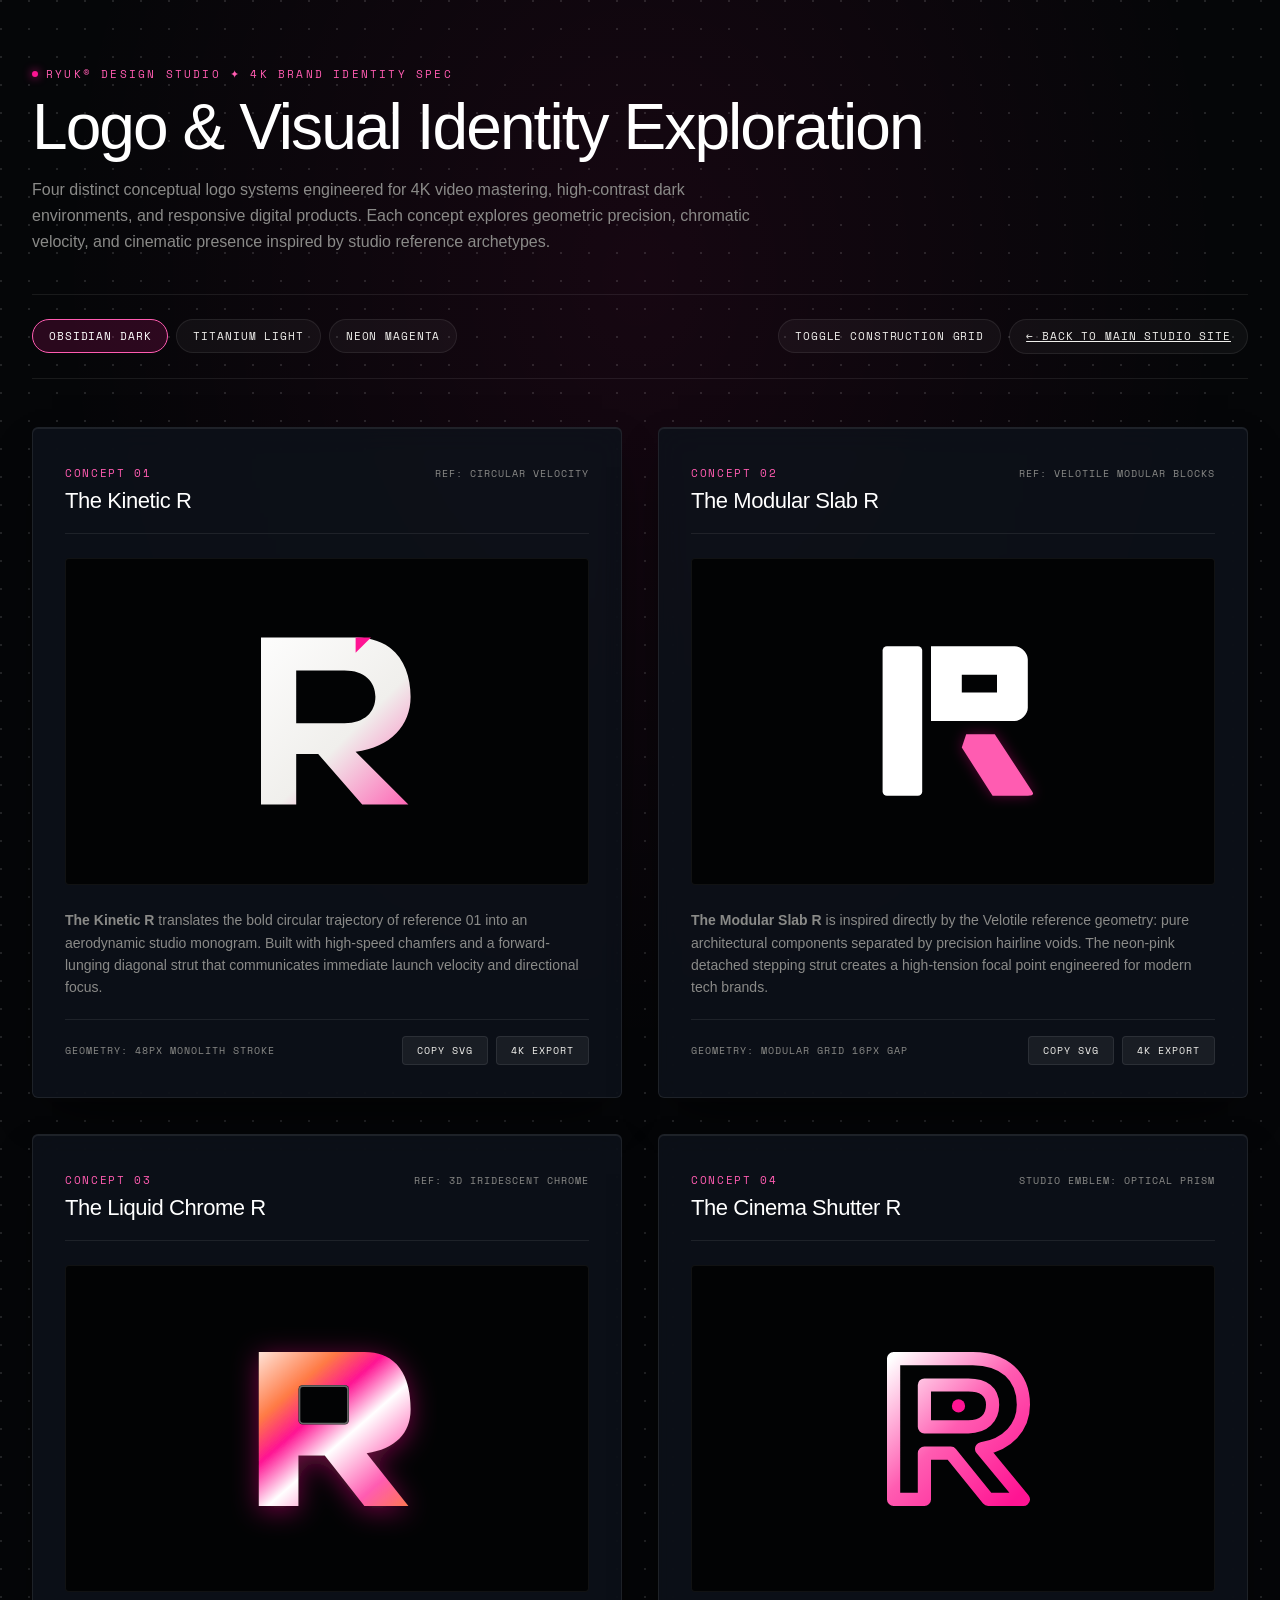
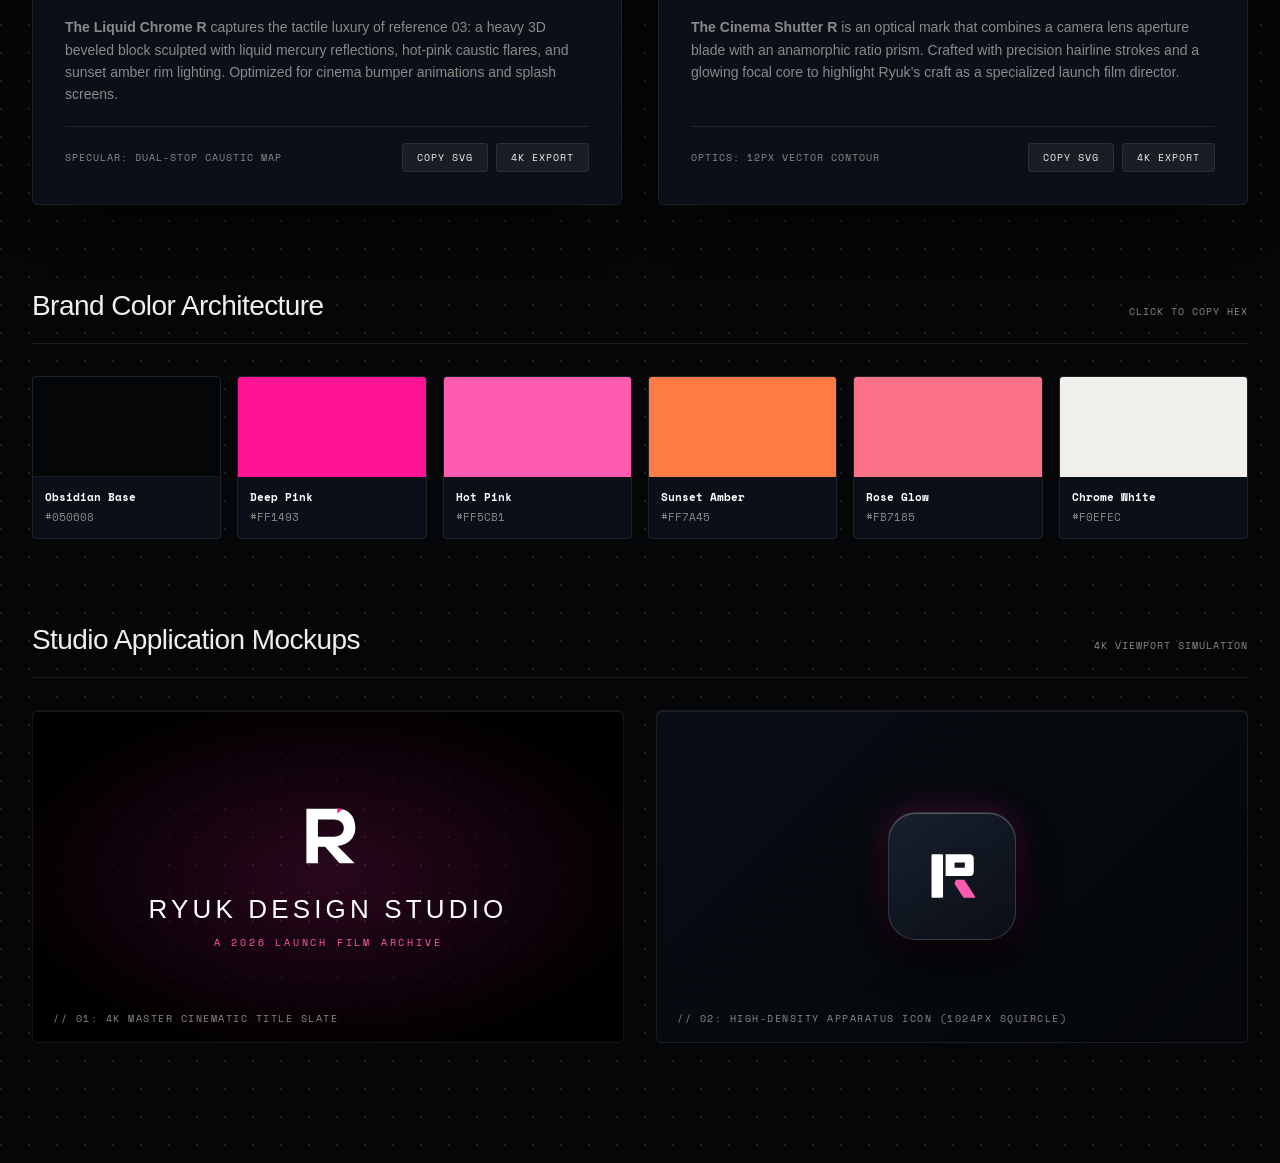
<file: brand-identity.html>
<!doctype html>
<html lang="en">
  <head>
    <meta charset="UTF-8" />
    <meta name="viewport" content="width=device-width, initial-scale=1.0" />
    <title>RYUK® Brand Identity & 4K Logo Exploration Suite</title>
    <!-- Brand Fonts -->
    <link rel="preconnect" href="https://fonts.googleapis.com" />
    <link rel="preconnect" href="https://fonts.gstatic.com" />
    <link rel="preconnect" href="https://api.fontshare.com" />
    <link
      href="https://fonts.googleapis.com/css2?family=Space+Mono:ital,wght@0,400;0,700;1,400&family=Inter:wght@300;400;500;600;700;800;900&display=swap"
      rel="stylesheet"
    />
    <link href="https://api.fontshare.com/v2/css?f[]=switzer@400,500,600,700,800&display=swap" rel="stylesheet" />
    <link href="https://api.fontshare.com/v2/css?f[]=clash-display@400,500,600,700&display=swap" rel="stylesheet" />

    <style>
      :root {
        --bg: #050608;
        --surface: #0a0d13;
        --surface-card: rgba(14, 18, 26, 0.85);
        --border: rgba(255, 255, 255, 0.08);
        --border-highlight: rgba(255, 92, 177, 0.4);
        --accent: #ff1493;
        --accent-pink: #ff5cb1;
        --accent-amber: #ff7a45;
        --text: #f0efec;
        --text-dim: #8a8a88;
        --font-title: "Switzer", -apple-system, sans-serif;
        --font-mono: "Space Mono", monospace;
      }

      * {
        box-sizing: border-box;
        margin: 0;
        padding: 0;
      }

      body {
        background-color: var(--bg);
        background-image: 
          radial-gradient(circle at 1px 1px, rgba(255, 255, 255, 0.12) 1.15px, transparent 0),
          radial-gradient(ellipse 65% 40% at 50% 10%, rgba(255, 20, 147, 0.07), transparent 70%);
        background-size: 28px 28px, 100% 100%;
        color: var(--text);
        font-family: var(--font-title);
        line-height: 1.5;
        padding-bottom: 120px;
        -webkit-font-smoothing: antialiased;
      }

      .container {
        max-width: 1400px;
        margin: 0 auto;
        padding: 0 32px;
      }

      /* Header */
      header {
        padding: 60px 0 40px;
        border-bottom: 1px solid var(--border);
        position: relative;
      }

      .header-eyebrow {
        font-family: var(--font-mono);
        font-size: 11px;
        letter-spacing: 0.2em;
        text-transform: uppercase;
        color: var(--accent-pink);
        display: inline-flex;
        align-items: center;
        gap: 8px;
        margin-bottom: 12px;
      }

      .live-dot {
        width: 6px;
        height: 6px;
        border-radius: 50%;
        background: var(--accent);
        box-shadow: 0 0 10px var(--accent);
      }

      h1 {
        font-size: clamp(32px, 5vw, 64px);
        font-weight: 400;
        letter-spacing: -0.03em;
        line-height: 1.05;
        color: #ffffff;
        margin-bottom: 16px;
      }

      .header-desc {
        color: var(--text-dim);
        font-size: 16px;
        max-width: 720px;
        line-height: 1.6;
      }

      /* Control Bar */
      .toolbar {
        display: flex;
        flex-wrap: wrap;
        justify-content: space-between;
        align-items: center;
        gap: 16px;
        padding: 24px 0;
        margin-bottom: 48px;
        border-bottom: 1px solid var(--border);
      }

      .tool-group {
        display: inline-flex;
        align-items: center;
        gap: 8px;
      }

      .tool-btn {
        background: rgba(255, 255, 255, 0.04);
        border: 1px solid var(--border);
        color: var(--text);
        padding: 8px 16px;
        border-radius: 999px;
        font-family: var(--font-mono);
        font-size: 11px;
        letter-spacing: 0.08em;
        text-transform: uppercase;
        cursor: pointer;
        transition: all 0.2s ease;
      }

      .tool-btn:hover, .tool-btn.active {
        background: rgba(255, 20, 147, 0.15);
        border-color: var(--accent-pink);
        color: #ffffff;
      }

      /* Concept Grid */
      .concepts-grid {
        display: grid;
        grid-template-columns: repeat(2, 1fr);
        gap: 36px;
        margin-bottom: 80px;
      }

      @media (max-width: 960px) {
        .concepts-grid {
          grid-template-columns: 1fr;
        }
      }

      .concept-card {
        background: var(--surface-card);
        border: 1px solid var(--border);
        border-radius: 6px;
        padding: 32px;
        position: relative;
        backdrop-filter: blur(14px);
        box-shadow: inset 0 1px 0 rgba(255, 255, 255, 0.08), 0 20px 48px -20px rgba(0, 0, 0, 0.85);
        display: flex;
        flex-direction: column;
        transition: border-color 0.3s ease, box-shadow 0.3s ease;
      }

      .concept-card:hover {
        border-color: var(--border-highlight);
        box-shadow: inset 0 1px 0 rgba(255, 255, 255, 0.15), 0 24px 60px rgba(0, 0, 0, 0.9), 0 0 30px rgba(255, 20, 147, 0.15);
      }

      .concept-header {
        display: flex;
        justify-content: space-between;
        align-items: baseline;
        margin-bottom: 24px;
        border-bottom: 1px solid var(--border);
        padding-bottom: 16px;
      }

      .concept-num {
        font-family: var(--font-mono);
        font-size: 11px;
        color: var(--accent-pink);
        letter-spacing: 0.15em;
      }

      .concept-title {
        font-size: 22px;
        font-weight: 500;
        letter-spacing: -0.02em;
        color: #ffffff;
      }

      .concept-ref-tag {
        font-family: var(--font-mono);
        font-size: 10px;
        color: var(--text-dim);
        letter-spacing: 0.1em;
        text-transform: uppercase;
      }

      /* Stage Preview Box */
      .preview-stage {
        width: 100%;
        aspect-ratio: 16 / 10;
        background: #020304;
        border: 1px solid rgba(255, 255, 255, 0.06);
        border-radius: 4px;
        position: relative;
        overflow: hidden;
        display: flex;
        justify-content: center;
        align-items: center;
        margin-bottom: 24px;
      }

      /* Grid Overlay */
      .grid-guides {
        position: absolute;
        inset: 0;
        background-image: 
          linear-gradient(to right, rgba(255, 255, 255, 0.05) 1px, transparent 1px),
          linear-gradient(to bottom, rgba(255, 255, 255, 0.05) 1px, transparent 1px);
        background-size: 20px 20px;
        background-position: center center;
        opacity: 0;
        pointer-events: none;
        transition: opacity 0.3s ease;
      }

      .grid-guides.show {
        opacity: 1;
      }

      .logo-svg-wrap {
        width: 220px;
        height: 220px;
        position: relative;
        z-index: 2;
        transition: transform 0.4s cubic-bezier(0.16, 1, 0.3, 1);
      }

      .concept-card:hover .logo-svg-wrap {
        transform: scale(1.04);
      }

      .concept-desc {
        color: var(--text-dim);
        font-size: 14px;
        line-height: 1.6;
        margin-bottom: 20px;
        flex: 1;
      }

      .concept-meta-row {
        display: flex;
        justify-content: space-between;
        align-items: center;
        padding-top: 16px;
        border-top: 1px solid var(--border);
      }

      .action-btns {
        display: flex;
        gap: 8px;
      }

      .action-btn {
        background: rgba(255, 255, 255, 0.06);
        border: 1px solid var(--border);
        color: var(--text);
        padding: 6px 14px;
        border-radius: 4px;
        font-family: var(--font-mono);
        font-size: 10px;
        letter-spacing: 0.1em;
        text-transform: uppercase;
        cursor: pointer;
        transition: all 0.2s ease;
      }

      .action-btn:hover {
        background: var(--accent);
        border-color: var(--accent);
        color: #ffffff;
      }

      /* Section Separator */
      .sec-title-row {
        margin: 80px 0 32px;
        padding-bottom: 16px;
        border-bottom: 1px solid var(--border);
        display: flex;
        justify-content: space-between;
        align-items: baseline;
      }

      .sec-title-row h2 {
        font-size: 28px;
        font-weight: 400;
        letter-spacing: -0.02em;
      }

      /* Color Swatches */
      .swatch-grid {
        display: grid;
        grid-template-columns: repeat(6, 1fr);
        gap: 16px;
        margin-bottom: 80px;
      }

      @media (max-width: 960px) {
        .swatch-grid {
          grid-template-columns: repeat(3, 1fr);
        }
      }

      @media (max-width: 600px) {
        .swatch-grid {
          grid-template-columns: repeat(2, 1fr);
        }
      }

      .swatch-card {
        background: var(--surface-card);
        border: 1px solid var(--border);
        border-radius: 4px;
        overflow: hidden;
        cursor: pointer;
        transition: transform 0.2s ease, border-color 0.2s ease;
      }

      .swatch-card:hover {
        transform: translateY(-3px);
        border-color: var(--accent-pink);
      }

      .swatch-color {
        height: 100px;
        width: 100%;
      }

      .swatch-info {
        padding: 12px;
        font-family: var(--font-mono);
        font-size: 11px;
      }

      .swatch-name {
        color: #ffffff;
        font-weight: 700;
        margin-bottom: 4px;
      }

      .swatch-hex {
        color: var(--text-dim);
      }

      /* Mockup Showcase */
      .mockup-grid {
        display: grid;
        grid-template-columns: repeat(2, 1fr);
        gap: 32px;
      }

      @media (max-width: 860px) {
        .mockup-grid {
          grid-template-columns: 1fr;
        }
      }

      .mockup-card {
        background: #020304;
        border: 1px solid var(--border);
        border-radius: 6px;
        aspect-ratio: 16 / 9;
        position: relative;
        overflow: hidden;
        display: flex;
        flex-direction: column;
        justify-content: center;
        align-items: center;
        padding: 32px;
        box-shadow: inset 0 1px 0 rgba(255, 255, 255, 0.08);
      }

      .mockup-card.title-card {
        background: radial-gradient(ellipse at center, rgba(255, 20, 147, 0.15) 0%, #000000 80%);
      }

      .mockup-card.app-icon-card {
        background: linear-gradient(135deg, #090d14 0%, #040609 100%);
      }

      .app-icon-squircle {
        width: 128px;
        height: 128px;
        border-radius: 28px;
        background: linear-gradient(145deg, #18202d 0%, #0a0e16 100%);
        border: 1px solid rgba(255, 255, 255, 0.15);
        box-shadow: 
          inset 0 1px 0 rgba(255, 255, 255, 0.25),
          0 20px 40px rgba(0, 0, 0, 0.9),
          0 0 30px rgba(255, 20, 147, 0.25);
        display: flex;
        justify-content: center;
        align-items: center;
      }

      .mockup-caption {
        position: absolute;
        bottom: 16px;
        left: 20px;
        font-family: var(--font-mono);
        font-size: 10px;
        letter-spacing: 0.15em;
        text-transform: uppercase;
        color: var(--text-dim);
      }

      /* Notification Toast */
      .toast {
        position: fixed;
        bottom: 32px;
        right: 32px;
        background: #f0efec;
        color: #050608;
        padding: 12px 24px;
        border-radius: 999px;
        font-family: var(--font-mono);
        font-size: 12px;
        font-weight: 700;
        box-shadow: 0 10px 30px rgba(0, 0, 0, 0.8), 0 0 20px rgba(255, 20, 147, 0.4);
        transform: translateY(100px);
        opacity: 0;
        transition: all 0.3s cubic-bezier(0.16, 1, 0.3, 1);
        z-index: 9999;
      }

      .toast.show {
        transform: translateY(0);
        opacity: 1;
      }
    </style>
  </head>
  <body>
    <div class="container">
      <header>
        <div class="header-eyebrow">
          <span class="live-dot"></span>
          RYUK® DESIGN STUDIO ✦ 4K BRAND IDENTITY SPEC
        </div>
        <h1>Logo &amp; Visual Identity Exploration</h1>
        <p class="header-desc">
          Four distinct conceptual logo systems engineered for 4K video mastering, high-contrast dark environments, and responsive digital products. Each concept explores geometric precision, chromatic velocity, and cinematic presence inspired by studio reference archetypes.
        </p>
      </header>

      <!-- Toolbar -->
      <div class="toolbar">
        <div class="tool-group">
          <button class="tool-btn active" id="btnThemeDark">Obsidian Dark</button>
          <button class="tool-btn" id="btnThemeLight">Titanium Light</button>
          <button class="tool-btn" id="btnThemeNeon">Neon Magenta</button>
        </div>
        <div class="tool-group">
          <button class="tool-btn" id="btnToggleGrid">Toggle Construction Grid</button>
          <a href="index.html" class="tool-btn">← Back to Main Studio Site</a>
        </div>
      </div>

      <!-- Concepts Section -->
      <section class="concepts-grid">
        <!-- ── CONCEPT 01: THE KINETIC R ───────────────────────────────── -->
        <article class="concept-card">
          <div class="concept-header">
            <div>
              <span class="concept-num">CONCEPT 01</span>
              <h3 class="concept-title">The Kinetic R</h3>
            </div>
            <span class="concept-ref-tag">Ref: Circular Velocity</span>
          </div>

          <div class="preview-stage" id="stage1">
            <div class="grid-guides"></div>
            <div class="logo-svg-wrap">
              <!-- Concept 1 SVG: Continuous circular loop with forward launch spur -->
              <svg viewBox="0 0 200 200" fill="none" xmlns="http://www.w3.org/2000/svg" id="svg-concept-1" width="100%" height="100%">
                <defs>
                  <linearGradient id="c1-grad" x1="20" y1="20" x2="180" y2="180" gradientUnits="userSpaceOnUse">
                    <stop offset="0%" stop-color="#ffffff"/>
                    <stop offset="60%" stop-color="#f0efec"/>
                    <stop offset="100%" stop-color="#ff5cb1"/>
                  </linearGradient>
                </defs>
                <!-- Heavy circular loop with cut-in chamber and launch spur -->
                <path d="M 40,24 
                         L 126,24 
                         C 162,24 176,50 176,78 
                         C 176,104 158,124 126,128 
                         L 174,176 
                         L 132,176 
                         L 92,130 
                         L 72,130 
                         L 72,176 
                         L 40,176 
                         Z 
                         M 72,54 
                         L 72,102 
                         L 116,102 
                         C 134,102 144,92 144,78 
                         C 144,64 134,54 116,54 
                         Z" 
                      fill="url(#c1-grad)" 
                      fill-rule="evenodd"/>
                <!-- Precision aerodynamic chamfer notch -->
                <polygon points="126,24 140,24 126,38" fill="#ff1493"/>
              </svg>
            </div>
          </div>

          <p class="concept-desc">
            <strong>The Kinetic R</strong> translates the bold circular trajectory of reference 01 into an aerodynamic studio monogram. Built with high-speed chamfers and a forward-lunging diagonal strut that communicates immediate launch velocity and directional focus.
          </p>

          <div class="concept-meta-row">
            <span class="concept-ref-tag font-mono">GEOMETRY: 48PX MONOLITH STROKE</span>
            <div class="action-btns">
              <button class="action-btn" onclick="copySvg('svg-concept-1')">Copy SVG</button>
              <button class="action-btn" onclick="downloadSvg('svg-concept-1', 'ryuk-kinetic-r.svg')">4K Export</button>
            </div>
          </div>
        </article>

        <!-- ── CONCEPT 02: THE MODULAR SLAB R ─────────────────────────── -->
        <article class="concept-card">
          <div class="concept-header">
            <div>
              <span class="concept-num">CONCEPT 02</span>
              <h3 class="concept-title">The Modular Slab R</h3>
            </div>
            <span class="concept-ref-tag">Ref: Velotile Modular Blocks</span>
          </div>

          <div class="preview-stage" id="stage2">
            <div class="grid-guides"></div>
            <div class="logo-svg-wrap">
              <!-- Concept 2 SVG: Architectural Interlocking Blocks with Chromatic Edge -->
              <svg viewBox="0 0 200 200" fill="none" xmlns="http://www.w3.org/2000/svg" id="svg-concept-2" width="100%" height="100%">
                <defs>
                  <filter id="c2-glow" x="-20%" y="-20%" width="140%" height="140%">
                    <feDropShadow dx="0" dy="0" stdDeviation="6" flood-color="#ff1493" flood-opacity="0.35"/>
                  </filter>
                </defs>
                <!-- Block 1: Monolithic Pillar Stem -->
                <rect x="36" y="32" width="36" height="136" rx="4" fill="#ffffff"/>
                <!-- Block 2: Precision Upper Vault -->
                <path d="M 80,32 
                         L 156,32 
                         C 162,32 168,38 168,44 
                         L 168,88 
                         C 168,94 162,100 156,100 
                         L 80,100 
                         Z 
                         M 108,58 
                         L 140,58 
                         L 140,74 
                         L 108,74 
                         Z" 
                      fill="#ffffff" 
                      fill-rule="evenodd"/>
                <!-- Block 3: Detached Stepping Launch Strut (Velotile Reference Motif) -->
                <path d="M 112,112 
                         L 138,112 
                         L 172,164 
                         C 174,167 172,168 168,168 
                         L 136,168 
                         L 108,124 
                         Z" 
                      fill="#ff5cb1"
                      filter="url(#c2-glow)"/>
              </svg>
            </div>
          </div>

          <p class="concept-desc">
            <strong>The Modular Slab R</strong> is inspired directly by the Velotile reference geometry: pure architectural components separated by precision hairline voids. The neon-pink detached stepping strut creates a high-tension focal point engineered for modern tech brands.
          </p>

          <div class="concept-meta-row">
            <span class="concept-ref-tag font-mono">GEOMETRY: MODULAR GRID 16PX GAP</span>
            <div class="action-btns">
              <button class="action-btn" onclick="copySvg('svg-concept-2')">Copy SVG</button>
              <button class="action-btn" onclick="downloadSvg('svg-concept-2', 'ryuk-modular-slab-r.svg')">4K Export</button>
            </div>
          </div>
        </article>

        <!-- ── CONCEPT 03: THE LIQUID CHROME MONOLITH ──────────────────── -->
        <article class="concept-card">
          <div class="concept-header">
            <div>
              <span class="concept-num">CONCEPT 03</span>
              <h3 class="concept-title">The Liquid Chrome R</h3>
            </div>
            <span class="concept-ref-tag">Ref: 3D Iridescent Chrome</span>
          </div>

          <div class="preview-stage" id="stage3">
            <div class="grid-guides"></div>
            <div class="logo-svg-wrap">
              <!-- Concept 3 SVG: 3D Beveled Chrome Block with Liquid Sunset/Pink Reflections -->
              <svg viewBox="0 0 200 200" fill="none" xmlns="http://www.w3.org/2000/svg" id="svg-concept-3" width="100%" height="100%">
                <defs>
                  <!-- Liquid Chrome Multi-Stop Specular Reflection -->
                  <linearGradient id="chrome-surface" x1="30" y1="20" x2="170" y2="180" gradientUnits="userSpaceOnUse">
                    <stop offset="0%" stop-color="#ffffff"/>
                    <stop offset="28%" stop-color="#ff7a45"/>
                    <stop offset="42%" stop-color="#ff1493"/>
                    <stop offset="58%" stop-color="#ffffff"/>
                    <stop offset="82%" stop-color="#ff5cb1"/>
                    <stop offset="100%" stop-color="#ff7a45"/>
                  </linearGradient>
                  <!-- Specular Edge Rim Filter -->
                  <filter id="c3-bloom" x="-30%" y="-30%" width="160%" height="160%">
                    <feDropShadow dx="0" dy="4" stdDeviation="12" flood-color="#ff1493" flood-opacity="0.45"/>
                  </filter>
                </defs>
                <!-- Heavy 3D Beveled Outer Silhouette -->
                <path d="M 38,30 
                         L 134,30 
                         C 164,30 176,52 176,82 
                         C 176,104 162,118 136,122 
                         L 174,170 
                         L 134,170 
                         L 98,124 
                         L 74,124 
                         L 74,170 
                         L 38,170 
                         Z" 
                      fill="url(#chrome-surface)" 
                      filter="url(#c3-bloom)"/>
                <!-- Inner Cutout Counter Space with Bevel Rim -->
                <rect x="74" y="60" width="46" height="36" rx="4" fill="#020304"/>
                <rect x="75" y="61" width="44" height="34" rx="3" stroke="rgba(255,255,255,0.4)" stroke-width="1.5" fill="none"/>
              </svg>
            </div>
          </div>

          <p class="concept-desc">
            <strong>The Liquid Chrome R</strong> captures the tactile luxury of reference 03: a heavy 3D beveled block sculpted with liquid mercury reflections, hot-pink caustic flares, and sunset amber rim lighting. Optimized for cinema bumper animations and splash screens.
          </p>

          <div class="concept-meta-row">
            <span class="concept-ref-tag font-mono">SPECULAR: DUAL-STOP CAUSTIC MAP</span>
            <div class="action-btns">
              <button class="action-btn" onclick="copySvg('svg-concept-3')">Copy SVG</button>
              <button class="action-btn" onclick="downloadSvg('svg-concept-3', 'ryuk-liquid-chrome-r.svg')">4K Export</button>
            </div>
          </div>
        </article>

        <!-- ── CONCEPT 04: THE CINEMA SHUTTER PRISM ────────────────────── -->
        <article class="concept-card">
          <div class="concept-header">
            <div>
              <span class="concept-num">CONCEPT 04</span>
              <h3 class="concept-title">The Cinema Shutter R</h3>
            </div>
            <span class="concept-ref-tag">Studio Emblem: Optical Prism</span>
          </div>

          <div class="preview-stage" id="stage4">
            <div class="grid-guides"></div>
            <div class="logo-svg-wrap">
              <!-- Concept 4 SVG: Aperture / Anamorphic Shutter converging into R -->
              <svg viewBox="0 0 200 200" fill="none" xmlns="http://www.w3.org/2000/svg" id="svg-concept-4" width="100%" height="100%">
                <defs>
                  <linearGradient id="c4-beam" x1="40" y1="40" x2="160" y2="160" gradientUnits="userSpaceOnUse">
                    <stop offset="0%" stop-color="#ffffff"/>
                    <stop offset="50%" stop-color="#ff5cb1"/>
                    <stop offset="100%" stop-color="#ff1493"/>
                  </linearGradient>
                </defs>
                <!-- Anamorphic Lens Shutter Blades forming R -->
                <path d="M 46,36 L 118,36 C 146,36 164,52 164,78 C 164,98 150,114 126,118 L 164,164 L 132,164 L 98,122 L 74,122 L 74,164 L 46,164 Z M 74,60 L 74,98 L 114,98 C 128,98 136,90 136,78 C 136,66 128,60 114,60 Z" 
                      fill="none" 
                      stroke="url(#c4-beam)" 
                      stroke-width="12" 
                      stroke-linecap="round" 
                      stroke-linejoin="round"/>
                <!-- Internal Optical Focal Dot -->
                <circle cx="105" cy="79" r="6" fill="#ff1493"/>
              </svg>
            </div>
          </div>

          <p class="concept-desc">
            <strong>The Cinema Shutter R</strong> is an optical mark that combines a camera lens aperture blade with an anamorphic ratio prism. Crafted with precision hairline strokes and a glowing focal core to highlight Ryuk’s craft as a specialized launch film director.
          </p>

          <div class="concept-meta-row">
            <span class="concept-ref-tag font-mono">OPTICS: 12PX VECTOR CONTOUR</span>
            <div class="action-btns">
              <button class="action-btn" onclick="copySvg('svg-concept-4')">Copy SVG</button>
              <button class="action-btn" onclick="downloadSvg('svg-concept-4', 'ryuk-cinema-shutter-r.svg')">4K Export</button>
            </div>
          </div>
        </article>
      </section>

      <!-- Brand Color Tokens -->
      <div class="sec-title-row">
        <h2>Brand Color Architecture</h2>
        <span class="concept-ref-tag font-mono">CLICK TO COPY HEX</span>
      </div>

      <div class="swatch-grid">
        <div class="swatch-card" onclick="copyHex('#050608')">
          <div class="swatch-color" style="background:#050608; border-bottom:1px solid var(--border);"></div>
          <div class="swatch-info">
            <div class="swatch-name">Obsidian Base</div>
            <div class="swatch-hex">#050608</div>
          </div>
        </div>

        <div class="swatch-card" onclick="copyHex('#FF1493')">
          <div class="swatch-color" style="background:#ff1493;"></div>
          <div class="swatch-info">
            <div class="swatch-name">Deep Pink</div>
            <div class="swatch-hex">#FF1493</div>
          </div>
        </div>

        <div class="swatch-card" onclick="copyHex('#FF5CB1')">
          <div class="swatch-color" style="background:#ff5cb1;"></div>
          <div class="swatch-info">
            <div class="swatch-name">Hot Pink</div>
            <div class="swatch-hex">#FF5CB1</div>
          </div>
        </div>

        <div class="swatch-card" onclick="copyHex('#FF7A45')">
          <div class="swatch-color" style="background:#ff7a45;"></div>
          <div class="swatch-info">
            <div class="swatch-name">Sunset Amber</div>
            <div class="swatch-hex">#FF7A45</div>
          </div>
        </div>

        <div class="swatch-card" onclick="copyHex('#FB7185')">
          <div class="swatch-color" style="background:#fb7185;"></div>
          <div class="swatch-info">
            <div class="swatch-name">Rose Glow</div>
            <div class="swatch-hex">#FB7185</div>
          </div>
        </div>

        <div class="swatch-card" onclick="copyHex('#F0EFEC')">
          <div class="swatch-color" style="background:#f0efec;"></div>
          <div class="swatch-info">
            <div class="swatch-name">Chrome White</div>
            <div class="swatch-hex">#F0EFEC</div>
          </div>
        </div>
      </div>

      <!-- Real World Studio Mockups -->
      <div class="sec-title-row">
        <h2>Studio Application Mockups</h2>
        <span class="concept-ref-tag font-mono">4K VIEWPORT SIMULATION</span>
      </div>

      <div class="mockup-grid">
        <!-- 4K Title Card -->
        <div class="mockup-card title-card">
          <div style="text-align: center; z-index: 2;">
            <div style="width: 72px; height: 72px; margin: 0 auto 18px;">
              <svg viewBox="0 0 200 200" fill="none" width="100%" height="100%">
                <path d="M 40,24 L 126,24 C 162,24 176,50 176,78 C 176,104 158,124 126,128 L 174,176 L 132,176 L 92,130 L 72,130 L 72,176 L 40,176 Z M 72,54 L 72,102 L 116,102 C 134,102 144,92 144,78 C 144,64 134,54 116,54 Z" fill="#ffffff" fill-rule="evenodd"/>
                <polygon points="126,24 140,24 126,38" fill="#ff1493"/>
              </svg>
            </div>
            <h3 style="font-family: var(--font-title); font-size: 26px; font-weight: 500; letter-spacing: 0.16em; color: #ffffff; text-transform: uppercase;">RYUK DESIGN STUDIO</h3>
            <span style="font-family: var(--font-mono); font-size: 10px; letter-spacing: 0.28em; color: var(--accent-pink); text-transform: uppercase;">A 2026 LAUNCH FILM ARCHIVE</span>
          </div>
          <div class="mockup-caption font-mono">// 01: 4K MASTER CINEMATIC TITLE SLATE</div>
        </div>

        <!-- App Icon -->
        <div class="mockup-card app-icon-card">
          <div class="app-icon-squircle">
            <div style="width: 64px; height: 64px;">
              <svg viewBox="0 0 200 200" fill="none" width="100%" height="100%">
                <rect x="36" y="32" width="36" height="136" rx="4" fill="#ffffff"/>
                <path d="M 80,32 L 156,32 C 162,32 168,38 168,44 L 168,88 C 168,94 162,100 156,100 L 80,100 Z M 108,58 L 140,58 L 140,74 L 108,74 Z" fill="#ffffff" fill-rule="evenodd"/>
                <path d="M 112,112 L 138,112 L 172,164 C 174,167 172,168 168,168 L 136,168 L 108,124 Z" fill="#ff5cb1"/>
              </svg>
            </div>
          </div>
          <div class="mockup-caption font-mono">// 02: HIGH-DENSITY APPARATUS ICON (1024PX SQUIRCLE)</div>
        </div>
      </div>
    </div>

    <!-- Toast Notification -->
    <div class="toast" id="toast">Copied to Clipboard!</div>

    <script>
      // Toast notification helper
      function showToast(msg) {
        const t = document.getElementById("toast");
        t.textContent = msg;
        t.classList.add("show");
        setTimeout(() => t.classList.remove("show"), 2200);
      }

      // Copy SVG to clipboard
      function copySvg(svgId) {
        const svgEl = document.getElementById(svgId);
        if (!svgEl) return;
        const serializer = new XMLSerializer();
        const svgStr = serializer.serializeToString(svgEl);
        navigator.clipboard.writeText(svgStr).then(() => {
          showToast("SVG Code Copied to Clipboard!");
        });
      }

      // Download SVG File
      function downloadSvg(svgId, filename) {
        const svgEl = document.getElementById(svgId);
        if (!svgEl) return;
        const serializer = new XMLSerializer();
        let svgStr = serializer.serializeToString(svgEl);
        if (!svgStr.match(/^<svg[^>]+xmlns="http\:\/\/www\.w3\.org\/2000\/svg"/)) {
          svgStr = svgStr.replace(/^<svg/, '<svg xmlns="http://www.w3.org/2000/svg"');
        }
        const blob = new Blob([svgStr], { type: "image/svg+xml;charset=utf-8" });
        const url = URL.createObjectURL(blob);
        const a = document.createElement("a");
        a.href = url;
        a.download = filename;
        document.body.appendChild(a);
        a.click();
        document.body.removeChild(a);
        URL.revokeObjectURL(url);
        showToast("Downloaded " + filename);
      }

      // Copy Hex
      function copyHex(hex) {
        navigator.clipboard.writeText(hex).then(() => {
          showToast("Copied " + hex + " to Clipboard!");
        });
      }

      // Toggle Construction Grid
      const gridBtn = document.getElementById("btnToggleGrid");
      gridBtn.addEventListener("click", () => {
        const grids = document.querySelectorAll(".grid-guides");
        const isShown = grids[0].classList.contains("show");
        grids.forEach(g => g.classList.toggle("show", !isShown));
        gridBtn.classList.toggle("active", !isShown);
        showToast(!isShown ? "Construction Guides Enabled" : "Guides Hidden");
      });

      // Theme Toggles
      const btnDark = document.getElementById("btnThemeDark");
      const btnLight = document.getElementById("btnThemeLight");
      const btnNeon = document.getElementById("btnThemeNeon");
      const stages = document.querySelectorAll(".preview-stage");

      btnDark.addEventListener("click", () => {
        stages.forEach(s => s.style.background = "#020304");
        btnDark.classList.add("active");
        btnLight.classList.remove("active");
        btnNeon.classList.remove("active");
      });

      btnLight.addEventListener("click", () => {
        stages.forEach(s => s.style.background = "#f5f5f7");
        btnLight.classList.add("active");
        btnDark.classList.remove("active");
        btnNeon.classList.remove("active");
      });

      btnNeon.addEventListener("click", () => {
        stages.forEach(s => s.style.background = "radial-gradient(ellipse at center, #1b0a1c 0%, #060207 100%)");
        btnNeon.classList.add("active");
        btnDark.classList.remove("active");
        btnLight.classList.remove("active");
      });
    </script>
  </body>
</html>
</file>
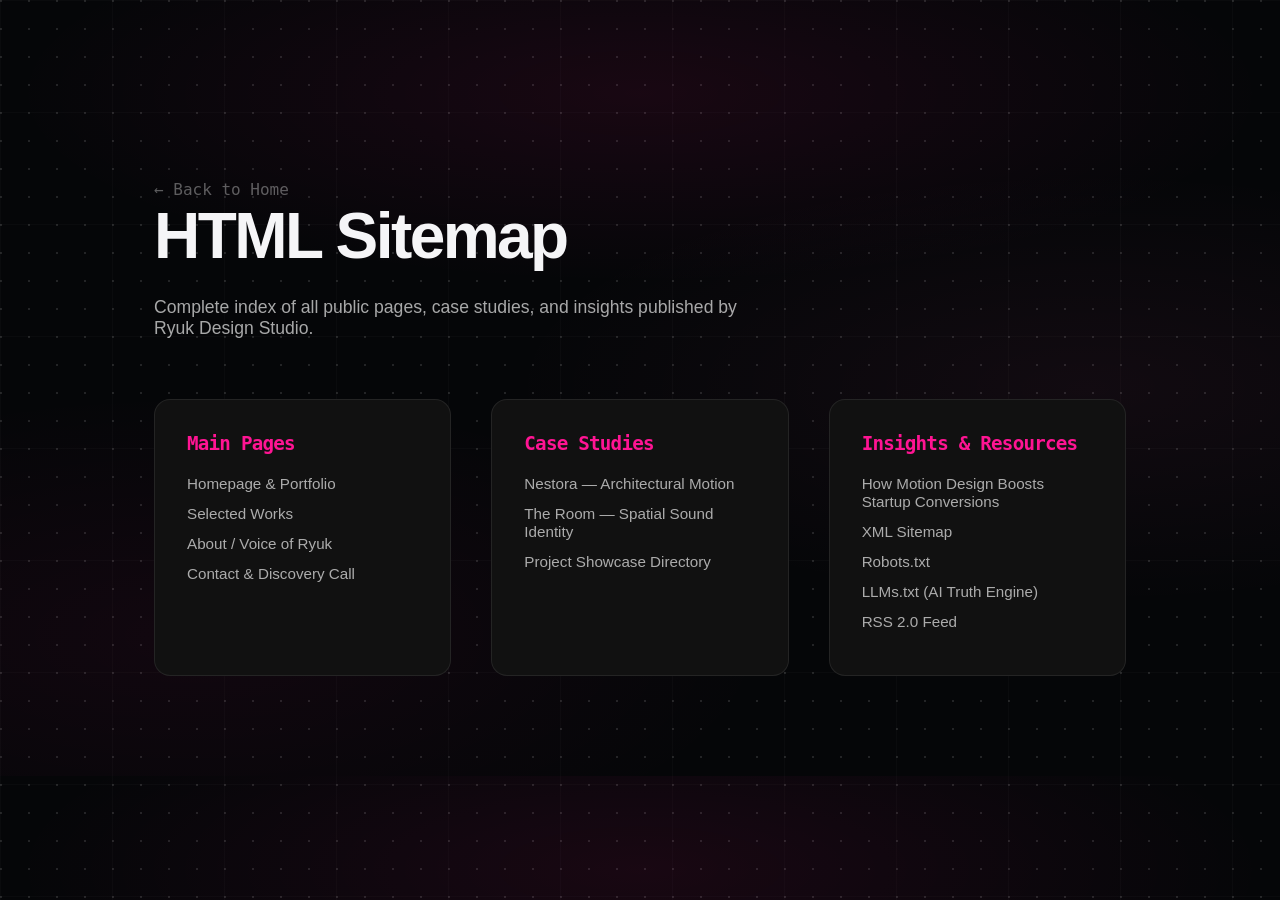
<file: html-sitemap.html>
<!doctype html>
<html lang="en">
  <head>
    <meta charset="UTF-8" />
    <meta name="viewport" content="width=device-width, initial-scale=1.0" />
    <meta name="description" content="HTML Sitemap for Ryuk Design Studio — Index of all pages, case studies, and insights." />
    <meta name="robots" content="index, follow" />
    <link rel="canonical" href="https://ryukdesignstudio.com/html-sitemap.html" />
    <title>HTML Sitemap — Ryuk® Design Studio</title>
    <link rel="stylesheet" href="style.css?v=54" />
    <style>
      .sitemap-hero {
        padding: clamp(120px, 15vw, 180px) var(--pad) clamp(60px, 8vw, 100px);
        max-width: 1100px;
        margin: 0 auto;
      }
      .sitemap-title {
        font-family: var(--font-title);
        font-size: clamp(2.5rem, 5vw, 4.5rem);
        margin-bottom: 24px;
        color: var(--text);
      }
      .sitemap-grid {
        display: grid;
        grid-template-columns: repeat(auto-fit, minmax(280px, 1fr));
        gap: 40px;
        margin-top: 60px;
      }
      .sitemap-card {
        background: #111;
        padding: 32px;
        border-radius: 16px;
        border: 1px solid rgba(255, 255, 255, 0.08);
      }
      .sitemap-card h2 {
        font-size: 1.2rem;
        color: var(--accent);
        margin-bottom: 20px;
        font-family: var(--font-mono);
      }
      .sitemap-list {
        list-style: none;
        padding: 0;
        margin: 0;
      }
      .sitemap-list li {
        margin-bottom: 12px;
      }
      .sitemap-list a {
        color: var(--text-dim);
        text-decoration: none;
        font-size: 0.95rem;
        transition: color 0.3s;
      }
      .sitemap-list a:hover {
        color: var(--text);
      }
    </style>
  </head>
  <body>
    <div class="sitemap-hero">
      <a href="/" class="font-mono" style="color: var(--text-dimmer); text-decoration: none;">← Back to Home</a>
      <h1 class="sitemap-title">HTML Sitemap</h1>
      <p style="color: var(--text-dim); font-size: 1.1rem; max-width: 600px;">
        Complete index of all public pages, case studies, and insights published by Ryuk Design Studio.
      </p>

      <div class="sitemap-grid">
        <div class="sitemap-card">
          <h2>Main Pages</h2>
          <ul class="sitemap-list">
            <li><a href="/">Homepage &amp; Portfolio</a></li>
            <li><a href="/#works">Selected Works</a></li>
            <li><a href="/#about">About / Voice of Ryuk</a></li>
            <li><a href="/#contact">Contact &amp; Discovery Call</a></li>
          </ul>
        </div>

        <div class="sitemap-card">
          <h2>Case Studies</h2>
          <ul class="sitemap-list">
            <li><a href="nestora.html">Nestora — Architectural Motion</a></li>
            <li><a href="theroom.html">The Room — Spatial Sound Identity</a></li>
            <li><a href="project.html">Project Showcase Directory</a></li>
          </ul>
        </div>

        <div class="sitemap-card">
          <h2>Insights &amp; Resources</h2>
          <ul class="sitemap-list">
            <li><a href="how-motion-design-boosts-startup-conversions.html">How Motion Design Boosts Startup Conversions</a></li>
            <li><a href="sitemap.xml">XML Sitemap</a></li>
            <li><a href="robots.txt">Robots.txt</a></li>
            <li><a href="llms.txt">LLMs.txt (AI Truth Engine)</a></li>
            <li><a href="rss.xml">RSS 2.0 Feed</a></li>
          </ul>
        </div>
      </div>
    </div>
  </body>
</html>
</file>
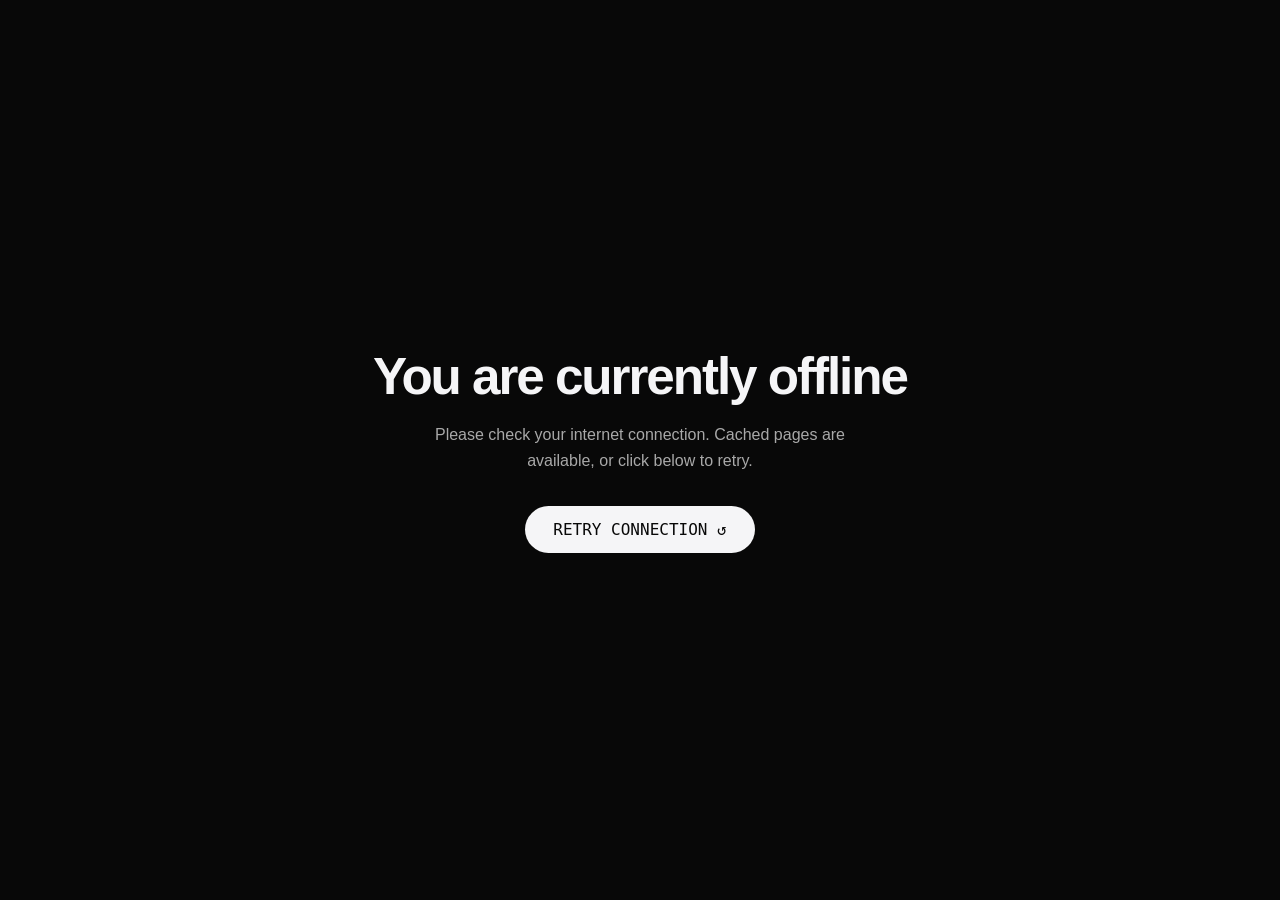
<file: offline.html>
<!doctype html>
<html lang="en">
  <head>
    <meta charset="UTF-8" />
    <meta name="viewport" content="width=device-width, initial-scale=1.0" />
    <title>Offline — Ryuk® Design Studio</title>
    <link rel="stylesheet" href="style.css?v=54" />
    <style>
      .offline-wrapper {
        min-height: 100vh;
        display: flex;
        flex-direction: column;
        align-items: center;
        justify-content: center;
        text-align: center;
        padding: 40px 24px;
        background: #080808;
      }
      .offline-title {
        font-family: var(--font-title);
        font-size: clamp(2rem, 4vw, 3.5rem);
        color: var(--text);
        margin-bottom: 16px;
      }
      .offline-desc {
        color: var(--text-dim);
        font-size: 1rem;
        max-width: 440px;
        margin-bottom: 32px;
        line-height: 1.6;
      }
    </style>
  </head>
  <body>
    <div class="offline-wrapper">
      <h1 class="offline-title">You are currently offline</h1>
      <p class="offline-desc font-inter">
        Please check your internet connection. Cached pages are available, or click below to retry.
      </p>
      <button onclick="window.location.reload()" class="error-btn" style="background: var(--text); color: var(--bg); border: none; padding: 14px 28px; border-radius: 100px; cursor: pointer; font-family: var(--font-mono); text-transform: uppercase;">
        Retry Connection ↺
      </button>
    </div>
  </body>
</html>
</file>
<file: style.css>
/* ==========================================================================
   RYUK* DESIGN STUDIO — Premium Dark Portfolio
   Pure black, orange-red accent, editorial, awards-grade
   ========================================================================== */

@font-face {
  font-family: "founders-grotesk-x-condensed-bold";
  src: url("fonts/founders-grotesk-x-condensed-bold.woff2") format("woff2");
  font-display: swap;
  font-weight: 700;
}

@font-face {
  font-family: "GT-America-Mono-Regular";
  src: url("fonts/GT-America-Mono-Regular.woff2") format("woff2");
  font-display: swap;
  font-weight: 400;
}

@font-face {
  font-family: "BDO Grotesk Variable";
  src: url("https://framerusercontent.com/assets/FcybOZJ2ipUdK2dQmwN3gFVAvuk.woff2") format("woff2");
  font-display: swap;
  font-style: normal;
  font-weight: 100 1000;
}

@font-face {
  font-family: "Clash Display";
  src: url("https://framerusercontent.com/third-party-assets/fontshare/wf/FPDAZ2S6SW4QMSRIIKNNGTPM6VIXYMKO/5HNPQ453FRLIQWV2FNOBUU3FKTDZQVSG/Z3MGHFHX6DCTLQ55LJYRJ5MDCZPMFZU6.woff2")
    format("woff2");
  font-display: swap;
  font-style: normal;
  font-weight: 600;
}
@font-face {
  font-family: "Clash Display";
  src: url("https://framerusercontent.com/third-party-assets/fontshare/wf/2GQIT54GKQY3JRFTSHS4ARTRNRQISSAA/3CIP5EBHRRHE5FVQU3VFROPUERNDSTDF/JTSL5QESUXATU47LCPUNHZQBDDIWDOSW.woff2")
    format("woff2");
  font-display: swap;
  font-style: normal;
  font-weight: 500;
}
@font-face {
  font-family: "Clash Display";
  src: url("https://framerusercontent.com/third-party-assets/fontshare/wf/BFBSY7LX5W2U2EROCLVVTQP4VS7S4PC3/IIUX4FGTMD2LK2VWD3RVTAS4SSMUN7B5/53RZKGODFYDW3QHTIL7IPOWTBCSUEZK7.woff2")
    format("woff2");
  font-display: swap;
  font-style: normal;
  font-weight: 700;
}

/* ─── TOKENS ─────────────────────────────────────────────────────────── */
:root {
  --bg: #080808;
  --bg-2: #0f0f12;
  --bg-3: #16161a;
  --text: #f5f5f7;
  --text-dim: rgba(255, 255, 255, 0.65);
  --text-dimmer: rgba(255, 255, 255, 0.35);
  --accent: #ff1493;
  --accent-rgb: 255, 20, 147;
  --accent-pink: #ff5cb1;
  --white: #ffffff;
  --black: #000000;
  --lavender: #989ec0;
  --dot-color: rgba(255, 255, 255, 0.04);
  --border-color: rgba(255, 255, 255, 0.08);

  --font-title: "Switzer", -apple-system, BlinkMacSystemFont, "Segoe UI", Roboto, sans-serif;
  --font-body: "Switzer", -apple-system, BlinkMacSystemFont, "Segoe UI", Roboto, sans-serif;
  --font-switzer: "Switzer", -apple-system, BlinkMacSystemFont, "Segoe UI", Roboto, sans-serif;
  --font-inter: "Switzer", -apple-system, BlinkMacSystemFont, "Segoe UI", Roboto, sans-serif;
  --font-mono: "Space Mono", monospace;

  --ease: cubic-bezier(0.76, 0, 0.24, 1);
  --ease-out: cubic-bezier(0.16, 1, 0.3, 1);

  --pad: clamp(24px, 5vw, 80px);
}

/* ─── RESET ──────────────────────────────────────────────────────────── */
*,
*::before,
*::after {
  box-sizing: border-box;
  margin: 0;
  padding: 0;
}
html {
  -webkit-font-smoothing: antialiased;
}

body {
  background-color: #050608;
  background-image:
    radial-gradient(ellipse 70% 35% at 50% 12%, rgba(255, 20, 147, 0.08), transparent 70%),
    radial-gradient(ellipse 65% 40% at 85% 50%, rgba(255, 92, 177, 0.05), transparent 70%),
    radial-gradient(ellipse 65% 45% at 15% 82%, rgba(255, 20, 147, 0.05), transparent 70%),
    radial-gradient(circle at 1px 1px, rgba(255, 255, 255, 0.12) 1.15px, transparent 0),
    linear-gradient(to right, rgba(255, 255, 255, 0.02) 1px, transparent 1px),
    linear-gradient(to bottom, rgba(255, 255, 255, 0.02) 1px, transparent 1px);
  background-size: 100% 100%, 100% 100%, 100% 100%, 28px 28px, 112px 112px, 112px 112px;
  background-attachment: scroll, scroll, scroll, fixed, fixed, fixed;
  color: var(--text);
  font-family: var(--font-body);
  overflow-x: hidden;
}
body.is-loading {
  overflow: hidden;
}

a {
  text-decoration: none;
  color: inherit;
}
img {
  display: block;
  max-width: 100%;
}
button {
  background: none;
  border: none;
  cursor: pointer;
  color: inherit;
  font: inherit;
}

/* ─── GLOBAL HEADINGS & TYPOGRAPHY ───────────────────────────────────── */
h1, h2, h3, h4, h5, h6 {
  font-family: var(--font-title);
  letter-spacing: -0.04em;
  text-shadow: none !important;
  filter: none !important;
}

/* ─── GLOBAL EYEBROW & SIGNATURE DOT ─────────────────────────────────── */
.eyebrow {
  display: inline-flex;
  align-items: center;
  font-family: var(--font-title);
  color: #8a8a88;
  font-size: 10px;
  font-weight: 500;
  letter-spacing: 0.14em;
  line-height: 1.25;
  text-transform: uppercase;
  margin: 0 0 14px;
  text-shadow: none !important;
  filter: none !important;
}

.pink-dot {
  display: inline-block;
  width: 6px;
  height: 6px;
  margin-right: 8px;
  border-radius: 50%;
  background: #ff1493;
  box-shadow: none !important;
  vertical-align: middle;
  flex-shrink: 0;
}

/* ─── UTILITIES ──────────────────────────────────────────────────────── */
.font-mono {
  font-family: var(--font-mono) !important;
}
.font-title {
  font-family: var(--font-title) !important;
}
.font-inter {
  font-family: var(--font-body) !important;
}
.font-jost {
  font-family: var(--font-body) !important;
}

.accent {
  color: var(--accent);
}
.accent-hover:hover {
  color: var(--accent);
  transition: color 0.2s;
}

.overflow-clip {
  overflow: hidden;
}

.section-tag {
  font-family: var(--font-mono);
  font-size: 0.7rem;
  font-weight: 700;
  letter-spacing: 0.14em;
  text-transform: uppercase;
  color: var(--text-dim);
}

/* ─── GRAIN ──────────────────────────────────────────────────────────── */
.grain {
  position: fixed;
  inset: 0;
  z-index: 99998;
  pointer-events: none;
  opacity: 0.045;
  background-image: url("data:image/svg+xml,%3Csvg viewBox='0 0 256 256' xmlns='http://www.w3.org/2000/svg'%3E%3Cfilter id='n'%3E%3CfeTurbulence type='fractalNoise' baseFrequency='0.9' numOctaves='4' stitchTiles='stitch'/%3E%3C/filter%3E%3Crect width='100%25' height='100%25' filter='url(%23n)'/%3E%3C/svg%3E");
  background-size: 180px 180px;
  transform: translateZ(0);
  backface-visibility: hidden;
  will-change: opacity;
}

/* ─── CURSOR (Porto-style Custom Cursor) ─────────────────────────────── */
.cursor {
  position: fixed;
  top: 0;
  left: 0;
  width: 14px;
  height: 14px;
  background-color: #ffffff;
  border-radius: 50%;
  pointer-events: none;
  z-index: 99999;
  mix-blend-mode: difference;
  will-change: transform;
  transform: translate(-50%, -50%);
  transition:
    width 0.22s cubic-bezier(0.25, 1, 0.5, 1),
    height 0.22s cubic-bezier(0.25, 1, 0.5, 1);
}
.cursor.hovered {
  width: 56px;
  height: 56px;
}
@media (max-width: 768px) {
  .cursor {
    display: none !important;
  }
}

/* ─── VERMILLION SPEC: FIELD CANVAS & RAILS ─────────────────────────── */
.field {
  position: fixed;
  inset: 0;
  width: 100vw;
  height: 100vh;
  z-index: 0;
  pointer-events: none;
  opacity: 0.82;
}

.rails {
  position: fixed;
  inset: 0;
  z-index: 2;
  pointer-events: none;
}
.rails i {
  position: absolute;
  top: 0;
  bottom: 0;
  width: 1px;
  background: rgba(255, 255, 255, 0.08);
}
.rails i:first-child {
  left: max(16px, calc(50% - 660px));
}
.rails i:last-child {
  right: max(16px, calc(50% - 660px));
}

/* ─── CURTAIN & PAGE TRANSITION LAYER ────────────────────────────────── */
.curtain {
  position: fixed;
  inset: 0;
  z-index: 99998;
  height: 100dvh;
  width: 100vw;
  background: #080808;
  display: flex;
  flex-direction: column;
  align-items: center;
  justify-content: center;
  pointer-events: none;
  opacity: 0;
  visibility: hidden;
  overflow: hidden;
}

.curtain.active {
  opacity: 1;
  visibility: visible;
  pointer-events: auto;
}

.curtain-works-layer {
  width: 100%;
  display: flex;
  flex-direction: column;
  align-items: center;
  justify-content: center;
}

/* ─── OVERSIZED SELECTED WORKS (IMAGE 3 & 2 SPEC) ────────────────────── */
.works-large {
  font-size: clamp(80px, 24vh, 250px);
  font-family: "founders-grotesk-x-condensed-bold", "Antonio", "Clash Display", sans-serif;
  line-height: 0.76;
  text-transform: uppercase;
  font-weight: 700;
  letter-spacing: -0.015em;
  color: #f5f5f7;
  text-align: center;
  user-select: none;
  width: 100%;
  margin: 0;
  padding: 0;
}

.works-flex {
  display: flex;
  justify-content: center;
  overflow: hidden;
  margin: 0;
  padding: 0;
}

.works-letters {
  display: inline-block;
  will-change: transform, opacity;
}

.works-letters.pink-glow {
  color: #ff5cb1 !important;
  text-shadow: 0 0 28px rgba(255, 92, 177, 0.6) !important;
  filter: none !important;
}

/* ─── PRELOADER ──────────────────────────────────────────────────────── */
.loading-wrapper {
  position: fixed;
  inset: 0;
  z-index: 99996;
  height: 100dvh;
  overflow: hidden;
  background: #060608; /* Obsidian Ryuk Signature */
  color: #f5f5f7;
  border-bottom: 1px solid rgba(255, 92, 177, 0.2);
}

.loading-wrapper.hidden {
  transform: translateY(-101%);
}

.loading {
  height: 100dvh;
  display: flex;
  flex-direction: column;
  justify-content: space-between;
  padding: clamp(24px, 4vw, 48px);
  background: radial-gradient(circle 800px at 50% 20%, rgba(255, 92, 177, 0.08) 0%, transparent 70%);
}

.loading nav {
  display: flex;
  justify-content: space-between;
  align-items: flex-start;
  font-family: var(--font-mono);
  font-size: 13px;
  font-weight: 700;
  text-transform: uppercase;
  color: rgba(245, 245, 247, 0.75);
}

.brand {
  display: flex;
  flex-direction: column;
  line-height: 1.4;
  letter-spacing: -0.01em;
}

.year {
  display: flex;
  align-items: baseline;
  gap: 2px;
  color: rgba(245, 245, 247, 0.5);
}

.countdown {
  font-family: var(--font-mono);
  font-size: 13px;
  font-weight: 700;
  color: #ff5cb1;
  text-shadow: 0 0 14px rgba(255, 92, 177, 0.45);
}

.loading-text {
  display: flex;
  justify-content: flex-start;
  overflow: hidden;
  padding-bottom: clamp(24px, 4vw, 48px);
  width: 100%;
  white-space: nowrap;
}

.loading-text span {
  font-family: var(--font-title);
  font-size: clamp(5.5rem, 15vw, 17rem);
  line-height: 95%;
  font-weight: 500;
  letter-spacing: -0.05em;
  text-transform: uppercase;
  white-space: nowrap;
  -webkit-user-select: none;
  user-select: none;
  animation: loading-text-marquee 14s linear infinite;
  display: inline-block;
  padding: 0.1em 60px 0.15em 0;
  margin-top: -0.1em;
  margin-bottom: -0.15em;
  color: #f5f5f7;
}

.loading-text .accent-star {
  color: #ff5cb1;
  text-shadow: 0 0 20px rgba(255, 92, 177, 0.7);
}

@keyframes loading-text-marquee {
  0% {
    transform: translate3d(0, 0, 0);
  }
  100% {
    transform: translate3d(-100%, 0, 0);
  }
}

/* ─── MOBILE MENU ────────────────────────────────────────────────────── */
.mob-menu {
  position: fixed;
  inset: 0;
  background: var(--bg);
  z-index: 989;
  display: flex;
  flex-direction: column;
  justify-content: center;
  align-items: flex-start;
  padding: 120px var(--pad) 60px;
  gap: 8px;
  transform: translateY(-100%);
  transition: transform 0.7s var(--ease);
  pointer-events: none;
}
.mob-menu.show {
  transform: translateY(0);
  pointer-events: all;
}
.mob-link {
  font-family: var(--font-title);
  font-size: clamp(3rem, 14vw, 7rem);
  line-height: 1;
  letter-spacing: -0.02em;
  color: var(--text);
  transition: color 0.2s;
}
.mob-link:hover {
  color: var(--accent);
}
.mob-footer {
  margin-top: auto;
  display: flex;
  justify-content: space-between;
  width: 100%;
  font-family: var(--font-mono);
  font-size: 0.7rem;
  letter-spacing: 0.1em;
  text-transform: uppercase;
  color: var(--text-dim);
}

/* ─── TYPOGRAPHY FONTS & UTILITIES ───────────────────────────────────── */
.font-jost {
  font-family: var(--font-body) !important;
}
.font-inter {
  font-family: var(--font-body) !important;
}

/* ─── FLOATING pill NAVBAR ────────────────────────────────────────────── */
.nav-container-floating {
  position: fixed;
  top: 24px;
  left: 0;
  width: 100%;
  z-index: 1000;
  display: flex;
  justify-content: center;
  pointer-events: none;
}

.nav-floating {
  pointer-events: auto;
  background: rgba(10, 10, 10, 0.75);
  backdrop-filter: blur(16px);
  -webkit-backdrop-filter: blur(16px);
  border: 1px solid rgba(255, 255, 255, 0.08);
  border-radius: 999px;
  height: 56px;
  display: flex;
  align-items: center;
  justify-content: space-between;
  padding: 0 8px 0 24px;
  gap: 32px;
  width: 665px;
  max-width: 90%;
  transition:
    transform 0.4s cubic-bezier(0.16, 1, 0.3, 1),
    background-color 0.3s;
}

.nav-floating .nav-logo-custom {
  display: flex;
  align-items: center;
  gap: 8px;
  text-decoration: none;
}

.brand-pixel-cluster {
  display: inline-grid;
  grid-template-columns: repeat(3, 5px);
  grid-template-rows: repeat(2, 5px);
  gap: 2.5px;
  align-items: center;
  justify-content: center;
  flex-shrink: 0;
  vertical-align: middle;
}

.brand-pixel-cluster i {
  width: 5px;
  height: 5px;
  background-color: #ffffff;
  border-radius: 1.5px;
  display: block;
}

.nav-floating .logo-text {
  font-family: var(--font-title);
  font-size: 16px;
  font-weight: 800;
  color: #fff;
  letter-spacing: -0.035em;
  text-transform: uppercase;
  display: inline-flex;
  align-items: center;
}

.nav-floating .logo-reg {
  font-size: 8px;
  vertical-align: super;
  opacity: 0.8;
  font-weight: 700;
  margin-left: 2px;
}

.nav-links-custom {
  display: flex;
  align-items: center;
  gap: 24px;
  position: relative;
}

.nav-underline-floating {
  position: absolute;
  bottom: -4px;
  height: 2px;
  background-color: var(--accent);
  transition: all 0.38s cubic-bezier(0.25, 1, 0.5, 1);
  pointer-events: none;
  width: 0;
  left: 0;
  opacity: 0;
  z-index: 10;
}

.nav-link-custom {
  font-family: var(--font-body);
  font-size: 13px;
  font-weight: 500;
  color: rgba(255, 255, 255, 0.6);
  text-decoration: none;
  transition: color 0.3s;
}

.nav-link-custom:hover {
  color: #fff;
}

.nav-link-custom.active {
  color: #fff !important;
}

.nav-cta-wrapper {
  display: flex;
  align-items: center;
  gap: 8px;
}

.nav-cta-btn {
  font-family: var(--font-title);
  font-size: 12.5px;
  font-weight: 500;
  letter-spacing: -0.01em;
  color: #050608;
  background: #f0efec;
  border: 1px solid rgba(255, 255, 255, 0.25);
  border-radius: 999px;
  padding: 8px 18px;
  text-decoration: none;
  display: inline-flex;
  align-items: center;
  gap: 6px;
  box-shadow: 0 2px 12px rgba(0, 0, 0, 0.5);
  transition: all 0.25s cubic-bezier(0.16, 1, 0.3, 1);
}

.nav-cta-btn:hover {
  background: #ffffff;
  color: #000000;
  border-color: rgba(255, 92, 177, 0.7);
  box-shadow: 0 0 22px rgba(255, 20, 147, 0.4), 0 4px 18px rgba(0, 0, 0, 0.7);
  transform: translateY(-1px);
}

.nav-burger-custom {
  display: none;
  background: none;
  border: none;
  cursor: pointer;
  flex-flow: column;
  justify-content: center;
  align-items: center;
  gap: 4px;
  width: 40px;
  height: 40px;
  padding: 0;
}

.nav-burger-custom span {
  display: block;
  width: 16px;
  height: 1.5px;
  background: #fff;
  transition:
    transform 0.3s,
    opacity 0.3s;
}

/* ─── MOBILE MENU ────────────────────────────────────────────────────── */
.mob-menu {
  position: fixed;
  inset: 0;
  background: #0a0a0a;
  z-index: 989;
  display: flex;
  flex-direction: column;
  justify-content: center;
  align-items: flex-start;
  padding: 120px var(--pad) 60px;
  gap: 8px;
  transform: translateY(-100%);
  visibility: hidden;
  opacity: 0;
  transition: transform 0.7s var(--ease), visibility 0.7s, opacity 0.5s;
  pointer-events: none;
}
.mob-menu.show {
  transform: translateY(0);
  visibility: visible;
  opacity: 1;
  pointer-events: all;
}
.mob-link {
  font-family: "Inter", sans-serif;
  font-size: clamp(3rem, 14vw, 7rem);
  line-height: 1;
  letter-spacing: -0.02em;
  color: #fff;
  text-decoration: none;
  transition: color 0.2s;
}
.mob-link:hover {
  color: var(--accent);
}
.mob-cta-btn {
  display: inline-flex;
  align-items: center;
  gap: 8px;
  font-family: var(--font-title);
  font-size: 15px;
  font-weight: 600;
  color: #050608;
  background: #f0efec;
  padding: 13px 26px;
  border-radius: 999px;
  margin-top: 20px;
  text-decoration: none;
  box-shadow: 0 4px 20px rgba(0, 0, 0, 0.4);
  transition: all 0.25s ease;
}
.mob-cta-btn:hover {
  background: var(--accent);
  color: #fff;
  transform: translateY(-2px);
  box-shadow: 0 0 25px rgba(255, 20, 147, 0.5);
}
.mob-footer {
  margin-top: auto;
  display: flex;
  justify-content: space-between;
  width: 100%;
  font-family: var(--font-mono);
  font-size: 0.7rem;
  letter-spacing: 0.1em;
  text-transform: uppercase;
  color: var(--text-dim);
}

/* ═══ HERO (EXACT GANIMATE LAYOUT & TYPOGRAPHY) ═════════════════════════ */
.hero {
  position: relative;
  display: flex;
  flex-direction: column;
  justify-content: center;
  align-items: center;
  width: 100%;
  min-height: 100vh;
  padding: clamp(84px, 9.5vh, 126px) 24px clamp(36px, 5vh, 60px);
  background: #000000;
  isolation: isolate;
  overflow: hidden;
  box-sizing: border-box;
}

/* Symmetrical Amphitheater Gradient Pillars (Deep Pink Palette) */
.hero-pillar-stage {
  position: absolute;
  inset: 0;
  overflow: hidden;
  pointer-events: none;
  z-index: 1;
}

.hero-pillar-bar {
  position: absolute;
  bottom: 0;
  border-radius: 6px 6px 0 0;
  /* Vivid Deep Pink / Rose-Magenta Vertical Column Gradient */
  background: linear-gradient(
    180deg,
    rgba(255, 20, 147, 0) 0%,
    rgba(255, 20, 147, 0.04) 22%,
    rgba(244, 63, 94, 0.28) 52%,
    rgba(225, 29, 72, 0.6) 74%,
    rgba(255, 20, 147, 0.88) 92%,
    rgba(180, 15, 85, 0.98) 100%
  );
  background-size: 100% 180%;
  background-position: 0% 100%;
  box-shadow: 0 -4px 30px rgba(244, 63, 94, 0.2);
  backdrop-filter: blur(8px);
  -webkit-backdrop-filter: blur(8px);
  transform-origin: bottom center;
  will-change: transform, background-position;
  animation: pillarUndulate 7.5s ease-in-out infinite alternate, pillarGradientShift 9.5s ease-in-out infinite alternate;
}

/* Symmetrical U-Shape / Amphitheater Columns with Staggered Delays */
.pillar-1  { left: 0%;    width: 9.6%; height: clamp(380px, 68vh, 760px); animation-delay: 0.0s, 0.0s; }
.pillar-2  { left: 10%;   width: 9.6%; height: clamp(300px, 54vh, 600px); animation-delay: 0.4s, 0.7s; }
.pillar-3  { left: 20%;   width: 9.6%; height: clamp(220px, 40vh, 450px); animation-delay: 0.8s, 1.4s; }
.pillar-4  { left: 30%;   width: 9.6%; height: clamp(140px, 26vh, 300px); animation-delay: 1.2s, 2.1s; }
.pillar-5  { left: 40%;   width: 9.6%; height: clamp(70px, 14vh, 160px);  animation-delay: 1.6s, 2.8s; }
.pillar-6  { left: 50.4%; width: 9.6%; height: clamp(70px, 14vh, 160px);  animation-delay: 1.6s, 2.8s; }
.pillar-7  { left: 60.4%; width: 9.6%; height: clamp(140px, 26vh, 300px); animation-delay: 1.2s, 2.1s; }
.pillar-8  { left: 70.4%; width: 9.6%; height: clamp(220px, 40vh, 450px); animation-delay: 0.8s, 1.4s; }
.pillar-9  { left: 80.4%; width: 9.6%; height: clamp(300px, 54vh, 600px); animation-delay: 0.4s, 0.7s; }
.pillar-10 { left: 90.4%; width: 9.6%; height: clamp(380px, 68vh, 760px); animation-delay: 0.0s, 0.0s; }

/* Fluid Organic Undulation of Rectangles */
@keyframes pillarUndulate {
  0% {
    transform: translateY(0) scaleY(1);
    opacity: 0.88;
  }
  50% {
    transform: translateY(-16px) scaleY(1.06);
    opacity: 1;
  }
  100% {
    transform: translateY(6px) scaleY(0.97);
    opacity: 0.86;
  }
}

/* Flowing Shifting Gradients within Rectangles */
@keyframes pillarGradientShift {
  0% {
    background-position: 0% 100%;
  }
  50% {
    background-position: 0% 35%;
  }
  100% {
    background-position: 0% 100%;
  }
}

/* Horizontal Floor Reflection Beam at Center Base */
.hero-stage-floor-beam {
  position: absolute;
  bottom: 0;
  left: 50%;
  transform: translateX(-50%);
  width: clamp(260px, 32vw, 440px);
  height: 3px;
  background: linear-gradient(90deg, transparent 0%, #fb7185 25%, #ff1493 50%, #fb7185 75%, transparent 100%);
  box-shadow: 0 0 35px 8px rgba(255, 20, 147, 0.65), 0 0 80px 24px rgba(225, 29, 72, 0.35);
  border-radius: 999px;
  pointer-events: none;
  animation: beamPulse 6s ease-in-out infinite alternate;
}

@keyframes beamPulse {
  0% { opacity: 0.75; transform: translateX(-50%) scaleX(0.94); }
  100% { opacity: 1; transform: translateX(-50%) scaleX(1.05); }
}

/* Ambient Deep Pink Living Base Light */
.hero-ambient-lights {
  position: absolute;
  inset: 0;
  overflow: hidden;
  pointer-events: none;
  z-index: 0;
}

.hero-ambient-orb {
  position: absolute;
  border-radius: 50%;
  pointer-events: none;
  will-change: transform;
}

.hero-ambient-orb.orb-pink {
  bottom: -15%;
  left: 50%;
  transform: translateX(-50%);
  width: 70vw;
  height: 50vh;
  background: radial-gradient(ellipse at center, rgba(255, 20, 147, 0.22) 0%, rgba(219, 39, 119, 0.12) 40%, rgba(136, 19, 55, 0.04) 70%, transparent 85%);
  filter: blur(90px);
  animation: orbBreathe 9s ease-in-out infinite alternate;
}

@keyframes orbBreathe {
  0% { opacity: 0.8; transform: translateX(-50%) scale(0.95); }
  100% { opacity: 1; transform: translateX(-50%) scale(1.05); }
}

/* Hero Content */
.hero-copy {
  position: relative;
  z-index: 3;
  display: flex;
  flex-direction: column;
  align-items: center;
  text-align: center;
  width: 100%;
  max-width: 1240px;
  margin: 0 auto;
}

.hero .eyebrow {
  display: inline-flex;
  align-items: center;
  font-family: "Switzer", "Helvetica Neue", Helvetica, Arial, sans-serif;
  color: #8a8a88;
  font-size: 10px;
  font-weight: 500;
  letter-spacing: .14em;
  line-height: 1.25;
  text-transform: uppercase;
  margin: 0 0 10px;
  text-shadow: none !important;
  filter: none !important;
}

.hero .pink-dot {
  display: inline-block;
  width: 6px;
  height: 6px;
  margin-right: 8px;
  border-radius: 50%;
  background: #ff1493;
  box-shadow: none !important;
  vertical-align: middle;
}

.hero h1,
#hero-title {
  max-width: 1200px;
  margin: 8px auto 0;
  color: #f0efec;
  font-family: "Switzer", "Helvetica Neue", Helvetica, Arial, sans-serif !important;
  font-size: clamp(2.75rem, 4.65vw, 5.25rem);
  font-weight: 400;
  letter-spacing: -0.025em;
  line-height: 1.06;
  word-spacing: 0.02em;
  text-wrap: balance;
  text-align: center;
  text-shadow: none !important;
  filter: none !important;
}

.hero h1 .hero-line {
  display: block;
  white-space: nowrap;
  letter-spacing: -0.025em;
  text-shadow: none !important;
  filter: none !important;
}

.hero h1 .hero-line-primary {
  color: #f0efec;
  text-shadow: none !important;
  filter: none !important;
}

.hero h1 .hero-line-accent {
  color: #ff1493 !important;
  text-shadow: none !important;
  filter: none !important;
}

.hero-bottom {
  display: flex;
  flex-direction: column;
  align-items: center;
  gap: 16px;
  max-width: 680px;
  margin-top: 20px;
}

.hero-subtitle {
  max-width: 600px;
  color: #898987;
  font-family: "Switzer", "Helvetica Neue", Helvetica, Arial, sans-serif;
  font-size: 14.5px;
  line-height: 1.56;
  letter-spacing: -0.01em;
  text-align: center;
  margin: 0;
  font-weight: 400;
}

.hero-actions {
  display: flex;
  align-items: center;
  justify-content: center;
  gap: 10px;
  flex-wrap: wrap;
  margin-top: 2px;
}

.hero .button-link {
  display: inline-flex;
  align-items: center;
  gap: 10px;
  margin-top: 0;
  padding: 12px 18px;
  border: 1px solid #363636;
  border-radius: 999px;
  color: #d3d2ce;
  background: transparent;
  font-family: "Switzer", "Helvetica Neue", Helvetica, Arial, sans-serif;
  font-size: 11px;
  font-weight: 500;
  letter-spacing: .01em;
  text-decoration: none;
  transition: color .2s ease, background .2s ease, border-color .2s ease, transform .2s ease;
}

.hero .button-link::after {
  content: "↗";
  color: #777;
  font-size: 13px;
  display: inline-block;
  transition: color .2s ease, transform .2s ease;
}

.hero .button-link:hover {
  color: #fff;
  border-color: rgba(255, 179, 217, 0.6);
  background: #141414;
  transform: translateY(-1px);
}

.hero .button-link:hover::after {
  color: #ffb3d9;
}

.hero .button-primary {
  color: #0a0a0a !important;
  border-color: #f0efec;
  background: #f0efec;
}

.hero .button-primary::after {
  color: #555;
}

.hero .button-primary:hover {
  color: #ffffff !important;
  border-color: #ff1493;
  background: linear-gradient(135deg, #ff1493 0%, #db2777 100%);
  box-shadow: 0 0 30px rgba(255, 20, 147, 0.55);
  transform: translateY(-1px);
}

.hero .button-primary:hover::after {
  color: #ffffff;
}

.hero .button-outline {
  color: #c4c3bf;
}

.hero .button-outline:hover {
  color: #fff;
  border-color: rgba(255, 179, 217, 0.6);
  background: #141414;
}

.hero .button-reel {
  color: #ff5cb1 !important;
  border-color: rgba(255, 92, 177, 0.45);
  background: rgba(255, 92, 177, 0.08);
  box-shadow: 0 0 18px rgba(255, 92, 177, 0.15);
  cursor: pointer;
}

.hero .button-reel:hover {
  color: #ffffff !important;
  border-color: #ff5cb1;
  background: rgba(255, 92, 177, 0.22);
  box-shadow: 0 0 30px rgba(255, 92, 177, 0.45);
  transform: translateY(-1px);
}

/* Hero Scroll Down Cue (Centered) */
.hero-scroll-cue {
  position: absolute;
  bottom: 18px;
  left: 50%;
  transform: translateX(-50%);
  z-index: 5;
  display: inline-flex;
  align-items: center;
  justify-content: center;
  gap: 10px;
  width: auto;
  margin: 0;
  color: #898987;
  font-family: "Switzer", "Helvetica Neue", Helvetica, Arial, sans-serif;
  font-size: 10px;
  font-weight: 600;
  letter-spacing: .16em;
  text-decoration: none;
  text-transform: uppercase;
  transition: color .28s ease;
  pointer-events: auto;
}

.hero-scroll-cue:hover {
  color: #ffb3d9;
}

.hero-scroll-cue-arrow {
  display: grid;
  place-items: center;
  width: 28px;
  height: 28px;
  border: 1px solid rgba(255, 255, 255, .25);
  border-radius: 50%;
  color: #fff;
  font-size: 14px;
  line-height: 1;
  animation: hero-scroll-cue-nudge 1.8s ease-in-out infinite;
}

@keyframes hero-scroll-cue-nudge {
  0%, 100% { transform: translateY(0); }
  50% { transform: translateY(5px); }
}

@media (max-width: 900px) {
  .hero {
    padding-top: 112px;
  }
}

@media (max-width: 640px) {
  .hero {
    padding: 96px 16px 58px;
  }
  .hero h1,
  #hero-title {
    max-width: none;
    font-size: clamp(2.4rem, 10vw, 3.8rem);
    letter-spacing: -0.02em;
    line-height: 1.12;
  }
  .hero h1 .hero-line {
    white-space: normal;
  }
  .hero-bottom {
    margin-top: 28px;
  }
  .hero-actions {
    flex-wrap: wrap;
  }
  .hero-scroll-cue {
    bottom: 18px;
    font-size: 9px;
  }
  .hero-scroll-cue-arrow {
    width: 24px;
    height: 24px;
  }
  .hero-pillar-bar.pillar-1,
  .hero-pillar-bar.pillar-10 { height: 48vh; }
  .hero-pillar-bar.pillar-2,
  .hero-pillar-bar.pillar-9  { height: 38vh; }
  .hero-pillar-bar.pillar-3,
  .hero-pillar-bar.pillar-8  { height: 28vh; }
  .hero-pillar-bar.pillar-4,
  .hero-pillar-bar.pillar-7  { height: 18vh; }
  .hero-pillar-bar.pillar-5,
  .hero-pillar-bar.pillar-6 { height: 10vh; }

  .nav-floating {
    width: calc(100% - 32px);
    padding: 0 16px;
    height: 48px;
    gap: 0;
  }

  .nav-links-custom {
    display: none !important;
  }

  .nav-burger-custom {
    display: flex !important;
  }
}

@media (prefers-reduced-motion: reduce) {
  .hero-scroll-cue-arrow {
    animation: none;
  }
  .hero-ambient-orb {
    animation: none;
  }
  .hero-pillar-bar {
    animation: none;
  }
  .hero-stage-floor-beam {
    animation: none;
  }
}

/* ─── MAGNETIC BUTTON EFFECT ─────────────────────────────────────────── */
.magnetic {
  display: inline-flex;
  position: relative;
  will-change: transform;
}

/* ─── HOVER REVEAL CARD ──────────────────────────────────────────────── */
.hover-reveal {
  position: fixed;
  pointer-events: none;
  z-index: 200;
  width: 220px;
  height: 160px;
  border-radius: 4px;
  overflow: hidden;
  opacity: 0;
  transform: translate(-50%, -50%) scale(0.6);
  will-change: transform, opacity;
}
.hover-reveal-img {
  width: 100%;
  height: 100%;
  object-fit: cover;
  display: block;
}

/* ─── INTRO / ABOUT ──────────────────────────────────────────────────── */
.intro-section {
  background-color: var(--bg);
  background-image: radial-gradient(var(--dot-color) 1.2px, transparent 1.2px);
  background-size: 26px 26px;
  background-position: center center;
  border-top: 1px solid var(--border-color);
  padding: clamp(60px, 12vh, 140px) var(--pad);
}
.intro-inner {
  max-width: 1300px;
  margin: 0 auto;
}

.intro-label-row {
  display: flex;
  gap: clamp(20px, 3vw, 48px);
  align-items: center;
  margin-bottom: clamp(32px, 5vw, 60px);
}

.intro-headline {
  font-family: var(--font-title);
  font-size: clamp(2.8rem, 8vw, 8.5rem);
  line-height: 0.9;
  letter-spacing: -0.01em;
  text-transform: uppercase;
  color: var(--text);
  margin-bottom: clamp(24px, 4vw, 48px);
  max-width: 1100px;
}

.intro-body {
  font-size: clamp(0.9rem, 1.3vw, 1.1rem);
  line-height: 1.7;
  color: var(--text-dim);
  max-width: 560px;
  margin-bottom: clamp(48px, 8vw, 100px);
}

.intro-steps {
  display: grid;
  grid-template-columns: repeat(3, 1fr);
  gap: clamp(16px, 3vw, 32px);
  border-top: 1px solid var(--border-color);
  padding-top: clamp(32px, 5vw, 60px);
}

.intro-step {
  display: flex;
  flex-direction: column;
  gap: 16px;
}

.step-num {
  font-family: var(--font-mono);
  font-size: 0.65rem;
  font-weight: 700;
  letter-spacing: 0.14em;
  color: var(--text-dimmer);
  display: block;
}

.step-imgs {
  display: flex;
  gap: 6px;
  margin-bottom: 4px;
}
.step-imgs img {
  width: 44px;
  height: 44px;
  border-radius: 50%;
  object-fit: cover;
  border: 1.5px solid rgba(0, 0, 0, 0.08);
}

.step-title {
  font-family: var(--font-title);
  font-size: clamp(1.2rem, 2.5vw, 1.8rem);
  letter-spacing: 0.02em;
  text-transform: uppercase;
  color: var(--text);
  line-height: 1;
}

.step-body {
  font-size: 0.88rem;
  line-height: 1.6;
  color: var(--text-dim);
}

/* ─── SPECIALTIES ────────────────────────────────────────────────────── */
.spec-section {
  background: var(--bg-2);
  border-top: 1px solid var(--border-color);
  padding: clamp(60px, 10vh, 120px) var(--pad);
}
.spec-inner {
  max-width: 1300px;
  margin: 0 auto;
}

.spec-header {
  display: flex;
  align-items: baseline;
  gap: 24px;
  margin-bottom: clamp(40px, 7vw, 80px);
}

.spec-headline {
  font-family: var(--font-title);
  font-size: clamp(2rem, 5vw, 4.5rem);
  letter-spacing: 0.01em;
  text-transform: uppercase;
  color: var(--text);
  line-height: 1;
}

.spec-grid {
  display: grid;
  grid-template-columns: repeat(4, 1fr);
  gap: 1px;
  background: rgba(0, 0, 0, 0.06);
}

.spec-item {
  background: var(--bg-2);
  padding: clamp(24px, 3.5vw, 48px) clamp(20px, 3vw, 36px);
  display: flex;
  flex-direction: column;
  gap: 16px;
  transition: background 0.3s;
}
.spec-item:hover {
  background: var(--bg-3);
}

.spec-num {
  font-family: var(--font-mono);
  font-size: 0.7rem;
  font-weight: 700;
  letter-spacing: 0.1em;
}

.spec-name {
  font-family: var(--font-title);
  font-size: clamp(1.1rem, 2vw, 1.7rem);
  letter-spacing: 0.03em;
  text-transform: uppercase;
  color: var(--text);
  line-height: 1;
}

.spec-desc {
  font-size: 0.85rem;
  line-height: 1.6;
  color: var(--text-dim);
}

/* ─── SELECTED WORK (Ylli-style overlay curtain layers) ───────────────── */
.works-wrapper {
  position: relative;
}

#works {
  background: var(--bg);
  color: var(--text);
  height: 100dvh;
  text-align: center;
  display: none; /* JS will show as grid */
  grid-template-rows: 50px 1fr 30px;
  align-items: center;
  overflow: hidden;
  -webkit-user-select: none;
  user-select: none;
  position: sticky;
  top: 0;
  z-index: 1;
  text-transform: uppercase;
}

.works-large {
  font-size: clamp(120px, 40dvh, 350px);
  font-family: "founders-grotesk-x-condensed-bold", "Antonio", sans-serif;
  line-height: 0.7;
  grid-row: 2;
  margin-bottom: 24px;
  text-transform: uppercase;
}

.works-flex {
  display: flex;
  justify-content: center;
  overflow: hidden;
}

.works-small {
  grid-row: 3;
  font-family: var(--font-mono);
  font-size: 0.72rem;
  margin-bottom: min(max(8px, 1vw), 16px);
  padding-bottom: min(max(8px, 1vw), 16px);
}

#works .works-letters,
.curtain .works-letters {
  display: inline-block;
  opacity: 0;
  will-change: transform, opacity;
}

.projects-top {
  background-color: var(--bg);
  background-image: radial-gradient(var(--dot-color) 1.2px, transparent 1.2px);
  background-size: 26px 26px;
  background-position: center center;
  display: none; /* JS will show as grid */
  grid-template-columns: repeat(2, 1fr);
  gap: min(max(8px, 1vw), 16px);
  padding: 48px min(max(8px, 1vw), 16px) 48px;
  position: sticky;
  top: 0;
  z-index: 2;
}

.projects-middle {
  background-color: var(--bg);
  background-image: radial-gradient(var(--dot-color) 1.2px, transparent 1.2px);
  background-size: 26px 26px;
  background-position: center center;
  display: none; /* JS will show as grid */
  position: relative;
  grid-template-columns: 1.3fr 1.05fr 0.75fr;
  gap: min(max(8px, 1vw), 16px);
  padding: 16px min(max(8px, 1vw), 16px) 48px;
  z-index: 3;
}

.projects-bottom {
  background-color: var(--bg);
  background-image: radial-gradient(var(--dot-color) 1.2px, transparent 1.2px);
  background-size: 26px 26px;
  background-position: center center;
  display: none; /* JS will show as grid */
  grid-template-columns: repeat(2, 1fr);
  gap: min(max(8px, 1vw), 16px);
  padding: 16px min(max(8px, 1vw), 16px) 25dvw;
  position: sticky;
  top: -25dvw;
  padding-bottom: 25dvw;
  z-index: 4;
}

.images {
  object-fit: cover;
  object-position: center;
  cursor: pointer;
  width: 100%;
  height: 100%;
}

.image-animate {
  opacity: 0;
}

.image-stack {
  position: relative;
  width: 100%;
  background: var(--bg);
  overflow: hidden;
  border-radius: 4px;
}

.image-stack .images {
  position: absolute;
  top: 0;
  left: 0;
  width: 100%;
  height: 100%;
  opacity: 0;
  object-fit: cover;
  transition: opacity 0.15s ease;
}

.image-stack .images.active {
  opacity: 1;
}

.image-stack img {
  -webkit-user-drag: none;
  -webkit-user-select: none;
  user-select: none;
  touch-action: manipulation;
}

.image-stack__tall {
  aspect-ratio: 1 / 1.33;
}

.image-stack__wide {
  aspect-ratio: 16 / 12;
}

.tall {
  aspect-ratio: 1 / 1.33;
  width: 100%;
}

.wide {
  aspect-ratio: 16 / 12;
  width: 100%;
}

.projects-content {
  display: flex;
  gap: 48px;
  margin-top: 8px;
  font-family: "Inter", sans-serif;
  color: var(--text);
  font-size: 0.75rem;
  text-transform: uppercase;
}

.projects-text {
  opacity: 0;
}

.projects-content::selection {
  background: var(--bg-3);
  color: var(--text);
}

@media (max-width: 768px) {
  .projects-top,
  .projects-middle,
  .projects-bottom {
    grid-template-columns: 1fr;
    gap: 48px;
  }

  .projects-middle {
    padding-top: 0;
    position: relative !important;
    z-index: 5;
  }

  .projects-bottom {
    padding-top: 0;
    top: -30dvh;
    padding-bottom: 30dvh;
    z-index: 6;
  }

  .projects-content {
    color: var(--text);
    gap: 24px;
  }

  #works {
    height: 100vh;
  }
}

@media (max-width: 1250px) {
  .works-large {
    font-size: clamp(52px, 30vw, 350px);
  }
}

@media (max-width: 768px) {
  .works-large {
    font-size: clamp(36px, 12vw, 85px);
    line-height: 0.8;
  }
}

/* ─── MARQUEE BAR ────────────────────────────────────────────────────── */
.marquee-bar {
  overflow: hidden;
  background: var(--accent);
  padding: clamp(10px, 1.5vw, 16px) 0;
}
.marquee-track {
  display: flex;
  width: max-content;
  animation: mq-scroll 20s linear infinite;
}
.mq-item {
  font-family: var(--font-title);
  font-size: clamp(0.95rem, 1.4vw, 1.2rem);
  letter-spacing: 0.08em;
  text-transform: uppercase;
  color: #000;
  white-space: nowrap;
}
@keyframes mq-scroll {
  from {
    transform: translateX(0);
  }
  to {
    transform: translateX(-50%);
  }
}

/* ─── CONTACT ────────────────────────────────────────────────────────── */
.contact-section {
  background-color: var(--bg);
  background-image: radial-gradient(var(--dot-color) 1.2px, transparent 1.2px);
  background-size: 26px 26px;
  background-position: center center;
  border-top: 1px solid var(--border-color);
  padding: clamp(80px, 14vh, 160px) var(--pad) clamp(60px, 10vh, 120px);
}
.contact-inner {
  max-width: 1300px;
  margin: 0 auto;
}

.contact-label-row {
  display: flex;
  gap: 24px;
  align-items: center;
  margin-bottom: clamp(24px, 4vw, 48px);
}

.contact-headline-wrap {
  margin-bottom: clamp(48px, 8vw, 100px);
}
.contact-hl {
  font-family: var(--font-title);
  font-size: clamp(4.5rem, 14vw, 16rem);
  line-height: 0.88;
  letter-spacing: -0.02em;
  text-transform: uppercase;
  color: var(--text);
}
.contact-hl-indent {
  padding-left: clamp(40px, 8vw, 180px);
}

.contact-row {
  display: flex;
  gap: clamp(32px, 6vw, 100px);
  align-items: flex-start;
  border-top: 1px solid var(--border-color);
  padding-top: clamp(32px, 5vw, 60px);
}
.contact-info-col {
  display: flex;
  flex-direction: column;
  gap: 32px;
}
.contact-info-item {
  display: flex;
  flex-direction: column;
  gap: 8px;
}
.ci-label {
  font-family: var(--font-mono);
  font-size: 0.62rem;
  font-weight: 700;
  letter-spacing: 0.16em;
  text-transform: uppercase;
  color: var(--text-dimmer);
}
.ci-val {
  font-size: clamp(0.9rem, 1.2vw, 1.1rem);
  color: var(--text);
  font-weight: 400;
}
.contact-socials {
  display: flex;
  flex-direction: column;
  gap: 4px;
}

.avail-row {
  display: flex;
  align-items: center;
  gap: 10px;
}

.contact-cta-col {
  flex: 1;
  display: flex;
  align-items: flex-start;
  justify-content: flex-end;
}

.contact-big-btn {
  display: inline-block;
  font-family: var(--font-title);
  font-size: clamp(2rem, 5vw, 5rem);
  letter-spacing: -0.01em;
  text-transform: uppercase;
  color: var(--text);
  border: 1px solid rgba(0, 0, 0, 0.12);
  padding: clamp(16px, 2vw, 24px) clamp(24px, 4vw, 48px);
  border-radius: 8px;
  transition:
    background 0.3s,
    color 0.3s,
    border-color 0.3s,
    transform 0.3s var(--ease-out);
  line-height: 1;
  text-align: center;
}
.contact-big-btn:hover {
  background: var(--accent);
  color: var(--white);
  border-color: var(--accent);
  transform: translateY(-4px);
}

/* ─── FOOTER ─────────────────────────────────────────────────────────── */
.footer {
  position: relative;
  width: 100%;
  background-color: #030405;
  overflow: visible;
  z-index: 20;
  padding: 0 !important;
  margin: 0 !important;
  border-top: none !important;
}

.footer-wordmark-container {
  max-width: 1300px;
  margin: 0 auto;
  width: 100%;
}

.footer-wordmark {
  font-family: var(--font-body);
  font-size: clamp(14vw, 22vw, 32vw);
  line-height: 0.8;
  letter-spacing: -0.05em;
  text-transform: none;
  color: rgba(0, 0, 0, 0.01);
  -webkit-text-stroke: 1px rgba(0, 0, 0, 0.06);
  padding: 0;
  user-select: none;
  display: block;
}

.footer-bar {
  border-top: 1px solid var(--border-color);
}

.footer-bar-inner {
  display: flex;
  justify-content: space-between;
  align-items: center;
  padding: clamp(16px, 2.5vw, 28px) 0;
  max-width: 1300px;
  margin: 0 auto;
  width: 100%;
  font-family: var(--font-mono);
  font-size: 0.68rem;
  font-weight: 700;
  letter-spacing: 0.12em;
  text-transform: uppercase;
  color: var(--text-dimmer);
}

.back-top {
  color: var(--text-dimmer);
  transition: color 0.2s;
  letter-spacing: 0.1em;
}
.back-top:hover {
  color: var(--accent);
}

/* ─── GSAP REVEAL BASE STATES ────────────────────────────────────────── */
.js-reveal {
  transform: translateY(105%);
}
.js-reveal-up {
  opacity: 0;
  transform: translateY(32px);
}
.js-big-reveal {
  opacity: 0;
  transform: translateY(48px);
}
.js-step-reveal {
  opacity: 0;
  transform: translateY(40px);
}

/* ─── RESPONSIVE ─────────────────────────────────────────────────────── */
@media (max-width: 1024px) {
  .spec-grid {
    grid-template-columns: 1fr 1fr;
  }
  .work-list-header {
    grid-template-columns: 60px 1.5fr 2fr 1fr;
  }
  .work-row {
    grid-template-columns: 60px 1.5fr 2fr 1fr;
  }
  .work-row-cta-wrap {
    display: none !important;
  }
}

@media (max-width: 768px) {
  .nav-links,
  .avail-badge {
    display: none;
  }
  .nav-burger {
    display: flex;
  }

  .hero-bottom-row {
    flex-direction: column;
    align-items: flex-start;
    gap: 16px;
  }

  .intro-steps {
    grid-template-columns: 1fr;
  }

  .spec-grid {
    grid-template-columns: 1fr;
  }

  .work-list-header {
    display: none;
  }
  .work-row {
    grid-template-columns: 40px 1fr;
    grid-template-rows: auto auto;
    gap: 8px 16px;
    padding: 24px var(--pad);
  }
  .work-row-title {
    grid-column: 2;
    font-size: 2.2rem;
  }
  .work-row-cat {
    grid-column: 2;
    font-size: 0.72rem;
  }
  .work-row-date {
    grid-column: 2;
    font-size: 0.72rem;
    color: var(--text-dimmer);
  }
  .work-row-cta {
    display: none;
  }
  .hover-reveal {
    display: none !important;
  }

  .contact-row {
    flex-direction: column;
  }
  .contact-cta-col {
    justify-content: flex-start;
  }

  .badge-spin {
    display: none !important;
  }
}

@media (max-width: 480px) {
  .work-row {
    grid-template-columns: 32px 1fr;
  }
}

/* ─── MOCKUP SHOWCASE SECTION ────────────────────────────────────────── */
.mockup-showcase-section {
  background-color: var(--bg);
  background-image: radial-gradient(var(--dot-color) 1.2px, transparent 1.2px);
  background-size: 26px 26px;
  background-position: center center;
  border-top: 1px solid var(--border-color);
  padding: clamp(80px, 12vh, 160px) var(--pad);
  display: flex;
  justify-content: center;
  align-items: center;
}

.mockup-container {
  width: 100%;
  max-width: 900px;
  margin: 0 auto;
}

.mockup-card {
  background: linear-gradient(180deg, #d3e5f2 0%, #edf4f8 100%);
  border: 1px solid rgba(0, 0, 0, 0.08);
  border-radius: 16px;
  padding: clamp(32px, 5vw, 64px) clamp(24px, 4vw, 48px) clamp(40px, 6vw, 80px);
  display: flex;
  flex-direction: column;
  align-items: center;
  position: relative;
  overflow: hidden;
  box-shadow: 0 40px 80px rgba(0, 0, 0, 0.04);
}

.mockup-top-tag {
  font-family: var(--font-mono);
  font-size: 0.72rem;
  font-weight: 700;
  letter-spacing: 0.2em;
  color: rgba(0, 0, 0, 0.5);
  margin-bottom: clamp(40px, 6vh, 80px);
  text-align: center;
}

.mockup-visual-wrapper {
  position: relative;
  width: 100%;
  max-width: 480px;
  display: flex;
  flex-direction: column;
  align-items: center;
  margin-bottom: clamp(40px, 6vh, 80px);
}

/* White band behind goggles */
.goggles-back-bar {
  position: absolute;
  top: 41.5%; /* Positioned right behind the goggles of the silhouette */
  left: 50%;
  transform: translate(-50%, -50%);
  width: 92%;
  height: 95px;
  background: rgba(255, 255, 255, 0.65);
  backdrop-filter: blur(4px);
  -webkit-backdrop-filter: blur(4px);
  border: 1px solid rgba(255, 255, 255, 0.4);
  z-index: 1;
}

.mockup-main-img {
  width: 100%;
  height: auto;
  z-index: 2;
  filter: drop-shadow(0 20px 40px rgba(0, 0, 0, 0.15));
  pointer-events: none;
}

/* Crosshair overlay on cheek (aligned with reference photo) */
.goggles-crosshair {
  position: absolute;
  top: 48%;
  left: 44.5%;
  transform: translate(-50%, -50%);
  width: 16px;
  height: 16px;
  z-index: 3;
}
.goggles-crosshair::before,
.goggles-crosshair::after {
  content: "";
  position: absolute;
  background: rgba(255, 255, 255, 0.75);
}
/* Horizontal line of plus */
.goggles-crosshair::before {
  top: 50%;
  left: 0;
  width: 100%;
  height: 1px;
  transform: translateY(-50%);
}
/* Vertical line of plus */
.goggles-crosshair::after {
  left: 50%;
  top: 0;
  width: 1px;
  height: 100%;
  transform: translateX(-50%);
}

.mockup-mid-tag {
  font-family: var(--font-mono);
  font-size: 0.68rem;
  font-weight: 700;
  letter-spacing: 0.12em;
  color: #000000;
  margin-top: 24px;
  display: flex;
  align-items: center;
  gap: 8px;
  z-index: 3;
}

.red-square {
  display: inline-block;
  width: 8px;
  height: 8px;
  background-color: var(--accent);
}

.mockup-bottom-meta {
  width: 100%;
  border-top: 1px solid rgba(0, 0, 0, 0.1);
  padding-top: clamp(24px, 4vw, 40px);
  display: grid;
  grid-template-columns: repeat(4, 1fr);
  gap: clamp(16px, 3vw, 40px);
}

.meta-col {
  display: flex;
  flex-direction: column;
  gap: 6px;
}

.meta-col span {
  font-family: var(--font-mono);
  font-size: 0.62rem;
  font-weight: 700;
  line-height: 1.4;
  letter-spacing: 0.08em;
  color: rgba(0, 0, 0, 0.45);
}

/* Responsive details */
@media (max-width: 768px) {
  .mockup-bottom-meta {
    grid-template-columns: 1fr 1fr;
    gap: 24px;
  }
  .goggles-back-bar {
    height: 70px;
  }
}
@media (max-width: 480px) {
  .mockup-bottom-meta {
    grid-template-columns: 1fr;
    gap: 20px;
  }
  .goggles-back-bar {
    height: 50px;
  }
}

/* ─── PROCESS SECTION (Craftica Our Process Replica) ─────────────────── */
.process-section {
  position: relative;
  background-color: transparent;
  color: #ffffff;
  width: 100%;
  padding: 120px var(--pad);
  overflow: hidden;
  border-top: 1px solid rgba(255, 255, 255, 0.08);
  border-bottom: 1px solid rgba(255, 255, 255, 0.08);
}
.process-inner {
  max-width: 1300px;
  margin: 0 auto;
  width: 100%;
  display: flex;
  flex-direction: column;
  gap: 80px;
}
.process-header-row {
  display: flex;
  justify-content: space-between;
  align-items: flex-start;
  width: 100%;
  gap: 32px;
  position: relative;
  border-top: 1px solid rgba(255, 255, 255, 0.08);
  padding-top: 24px;
}
.process-header-row::before {
  content: "+";
  position: absolute;
  left: 0;
  top: -8px;
  font-family: var(--font-mono);
  font-size: 11px;
  line-height: 1;
  color: #ff5cb1;
}
.process-header-row::after {
  content: "+";
  position: absolute;
  right: 0;
  top: -8px;
  font-family: var(--font-mono);
  font-size: 11px;
  line-height: 1;
  color: #ff5cb1;
}
.process-label {
  width: 22%;
  font-family: var(--font-mono);
  font-size: 10px;
  font-weight: 500;
  text-transform: uppercase;
  letter-spacing: 0.15em;
  color: rgba(255, 255, 255, 0.4); /* Premium subtle white/grey */
}
.process-main-title {
  width: 56%;
  font-family: var(--font-title);
  font-size: clamp(32px, 3.8vw, 54px);
  line-height: 1.08;
  font-weight: 400;
  text-transform: none;
  letter-spacing: -0.025em;
  color: #f0efec;
  margin: 0;
  text-wrap: balance;
  text-shadow: none !important;
  filter: none !important;
}
.process-main-title span.dimmed {
  color: rgba(255, 255, 255, 0.35);
  font-weight: 400;
}
.process-sub-caption {
  width: 22%;
  font-family: var(--font-body);
  font-size: 13px;
  line-height: 1.6;
  color: #898987;
  font-weight: 400;
}
.process-cards-row {
  display: flex;
  flex-flow: row nowrap;
  width: 100%;
  border: 1px solid rgba(255, 255, 255, 0.08);
  border-radius: 4px;
  background-color: rgba(12, 16, 22, 0.72);
  backdrop-filter: blur(10px);
  -webkit-backdrop-filter: blur(10px);
  box-shadow: 
    inset 0 1px 0 rgba(255, 255, 255, 0.12),
    inset 0 0 0 1px rgba(255, 255, 255, 0.02),
    0 20px 48px -24px rgba(0, 0, 0, 0.9);
}
.process-card {
  flex: 1;
  border-right: 1px solid rgba(255, 255, 255, 0.08);
  padding: 40px 24px;
  display: flex;
  flex-direction: column;
  justify-content: flex-start;
  min-height: 520px;
  position: relative;
  background-color: transparent;
  transition:
    flex 0.6s cubic-bezier(0.16, 1, 0.3, 1),
    background-color 0.4s ease,
    border-color 0.4s ease;
  overflow: hidden;
}
.process-card:last-child {
  border-right: none;
}
.process-card-header {
  display: flex;
  justify-content: space-between;
  align-items: center;
  width: 100%;
}
.process-card-num {
  font-family: var(--font-mono);
  font-size: 11px;
  font-weight: 400;
  color: rgba(255, 255, 255, 0.25); /* Monochromatic number */
  letter-spacing: 0.05em;
  transition: color 0.4s ease;
}
.process-card-title {
  font-family: var(--font-title);
  font-size: 22px;
  font-weight: 600;
  text-transform: none;
  letter-spacing: -0.03em;
  color: #f0efec;
  transition:
    color 0.4s cubic-bezier(0.16, 1, 0.3, 1),
    transform 0.4s cubic-bezier(0.16, 1, 0.3, 1);
}

/* Accordion Grid Animation Container */
.process-card-body {
  display: grid;
  grid-template-rows: 0fr;
  transition: grid-template-rows 0.6s cubic-bezier(0.16, 1, 0.3, 1);
  width: 100%;
}
.process-card-body-inner {
  overflow: hidden;
  display: flex;
  flex-direction: column;
}

.process-card-image-wrap {
  width: 100%;
  aspect-ratio: 1.77 / 1;
  overflow: hidden;
  border-radius: 10px;
  margin-top: 32px;
  background-color: #000000;
  position: relative;
  opacity: 0;
  transform: translateY(15px);
  transition:
    opacity 0.5s ease,
    transform 0.5s ease;
}
.process-card-img {
  width: 100%;
  height: 100%;
  object-fit: cover;
  display: block;
  filter: contrast(1.1) brightness(0.85); /* Deep contrast B&W */
  transition:
    filter 0.4s ease,
    transform 0.4s ease;
}
.process-card-desc {
  font-family: var(--font-body);
  font-size: 13px;
  line-height: 1.65;
  color: #898987;
  margin: 24px 0 0 0;
  padding-top: 24px;
  border-top: 1px solid rgba(255, 255, 255, 0.06); /* Premium thin divider inside card on expand */
  opacity: 0;
  transform: translateY(10px);
  transition:
    opacity 0.5s ease,
    transform 0.5s ease;
  font-weight: 400;
}

/* Desktop Horizontal Accordion Hover States */
@media (min-width: 1025px) {
  .process-cards-row:hover .process-card {
    flex: 0.65; /* Shrink other cards */
  }
  .process-cards-row .process-card:hover {
    flex: 2.4; /* Expand hovered card */
    background-color: rgba(255, 255, 255, 0.015);
    border-right-color: rgba(255, 255, 255, 0.25); /* Premium white divider accent */
  }
  .process-card:hover .process-card-title {
    color: #ffffff;
    transform: translateX(2px);
  }
  .process-card:hover .process-card-num {
    color: rgba(255, 255, 255, 0.65);
  }
  .process-card:hover .process-card-body {
    grid-template-rows: 1fr;
  }
  .process-card:hover .process-card-image-wrap {
    opacity: 1;
    transform: translateY(0);
    transition-delay: 0.15s;
  }
  .process-card:hover .process-card-desc {
    opacity: 1;
    transform: translateY(0);
    color: rgba(255, 255, 255, 0.8);
    transition-delay: 0.25s;
  }
  .process-card:hover .process-card-img {
    filter: contrast(1.25) brightness(1.1); /* Strictly monochrome but high-contrast pop */
    transform: scale(1.02);
  }
}

.works-item-img {
  display: block;
  transform: scale(1.03);
  will-change: transform;
  filter: saturate(0.9);
  transition:
    transform 0.85s cubic-bezier(0.16, 1, 0.3, 1),
    filter 0.6s ease;
}
.works-item:hover .works-item-img {
  transform: scale(1.08);
  filter: saturate(1.05);
}

.works-item-overlay {
  position: absolute;
  inset: 0;
  background: rgba(0, 0, 0, 0);
  display: flex;
  align-items: flex-end;
  justify-content: space-between;
  padding: 28px;
  transition: background 0.5s ease;
}
.works-item:hover .works-item-overlay {
  background: rgba(0, 0, 0, 0.3);
}

.works-item-num,
.works-item-cta {
  font-family: var(--font-mono);
  font-size: 11px;
  font-weight: 700;
  color: rgba(255, 255, 255, 0);
  letter-spacing: 0.1em;
  text-transform: uppercase;
  transform: translateY(8px);
  transition:
    color 0.35s ease,
    transform 0.35s ease;
}
.works-item-cta {
  transition-delay: 0.04s;
}

.works-item:hover .works-item-num,
.works-item:hover .works-item-cta {
  color: #ffffff;
  transform: translateY(0);
}

.works-item-info {
  display: flex;
  justify-content: space-between;
  align-items: center;
  padding: 14px 2px 0;
  margin-top: 10px;
  border-top: 1px solid var(--border-color);
}

.works-item-info-left {
  display: flex;
  align-items: baseline;
  gap: 10px;
}

.works-item-title {
  font-family: var(--font-body);
  font-size: 14px;
  font-weight: 600;
  letter-spacing: -0.01em;
  color: var(--text);
  transition: color 0.22s ease;
}
.works-item:hover .works-item-title {
  color: var(--accent);
}

.works-item-cat {
  font-family: var(--font-mono);
  font-size: 10px;
  color: rgba(0, 0, 0, 0.45);
  letter-spacing: 0.04em;
  text-transform: uppercase;
}

.works-item-year {
  font-family: var(--font-mono);
  font-size: 10px;
  color: rgba(0, 0, 0, 0.35);
  letter-spacing: 0.04em;
}

@media (max-width: 900px) {
  .works-grid {
    grid-template-columns: 1fr;
    gap: 12px;
  }
  .works-item--featured,
  .works-item--half {
    grid-column: span 1;
  }
  .works-item--featured .works-item-img-wrap {
    aspect-ratio: 16 / 9;
  }
}

@media (max-width: 1024px) {
  .process-header-row {
    flex-direction: column;
    gap: 16px;
  }
  .process-label,
  .process-main-title,
  .process-sub-caption {
    width: 100%;
  }
  .process-main-title {
    font-size: clamp(28px, 5vw, 38px);
  }
  .process-cards-row {
    flex-wrap: wrap;
    gap: 16px;
    border: none;
    background-color: transparent;
  }
  .process-card {
    flex: 1 1 calc(50% - 16px);
    min-height: auto;
    border: 1px solid rgba(255, 255, 255, 0.07);
    border-radius: 20px;
    background-color: #0c0c0c;
    padding: 32px 24px;
  }
  .process-card:last-child {
    flex: 1 1 100%; /* Stretch last item on tablet */
  }
  /* Always expand accordion on tablet/mobile */
  .process-card-body {
    grid-template-rows: 1fr;
  }
  .process-card-image-wrap {
    opacity: 1;
    transform: none;
    margin-top: 24px;
  }
  .process-card-img {
    filter: contrast(1.15) brightness(1); /* Monochrome mobile/tablet */
  }
  .process-card-desc {
    opacity: 1;
    transform: none;
    margin-top: 16px;
    border-top: none;
    padding-top: 0;
  }
}

@media (max-width: 768px) {
  .process-cards-row {
    flex-direction: column;
    gap: 16px;
  }
  .process-card {
    flex: 1 1 100%;
    border: 1px solid rgba(255, 255, 255, 0.07);
    border-radius: 20px;
    background-color: #0c0c0c;
    padding: 24px;
  }
  .process-card:last-child {
    flex: 1 1 100%;
  }
  .process-card-image-wrap {
    margin-top: 20px;
  }
}

/* ─── VOICE OF RYUK SECTION ────────────────────────────────────────── */
.voice-section {
  position: relative;
  background-color: var(--bg);
  background-image: radial-gradient(var(--dot-color) 1.2px, transparent 1.2px);
  background-size: 26px 26px;
  background-position: center center;
  width: 100%;
  max-width: 100vw;
  padding: 120px var(--pad) 0;
  box-sizing: border-box;
  overflow: visible;
  z-index: 5;
}

.voice-header {
  width: 100%;
  max-width: 1300px;
  margin: 0 auto 80px;
}

.voice-header-sep {
  width: 100%;
  height: 1px;
  background: var(--border-color); /* subtle line in light/dark mode */
  margin-bottom: 24px;
}

.voice-header-content {
  display: grid;
  grid-template-columns: 80px 1fr 120px;
  align-items: center;
  font-family: var(--font-mono);
  font-size: 0.72rem;
  font-weight: 700;
  letter-spacing: 0.12em;
  text-transform: uppercase;
  color: var(--text);
}

.voice-num {
  text-align: left;
}

.voice-title {
  text-align: left;
}

.voice-year {
  text-align: right;
  color: var(--text-dimmer);
}

.voice-container {
  position: relative;
  width: 100%;
  max-width: 1300px;
  margin: 0 auto;
}

/* Left Sticky Column (Centered text behind scrolling images) */
.voice-left {
  position: sticky;
  top: 0;
  height: 100vh;
  width: 100%;
  display: flex;
  flex-direction: column;
  justify-content: center;
  align-items: center;
  box-sizing: border-box;
  padding: 0 40px;
  z-index: 1;
  pointer-events: none; /* Let pointer events pass through to gallery items */
}

.voice-content-wrap {
  display: flex;
  flex-direction: column;
  gap: 48px;
  align-items: center;
  text-align: center;
  width: 100%;
}

.voice-desc {
  font-family: var(--font-title);
  font-size: clamp(1.8rem, 3vw, 2.75rem);
  font-weight: 600;
  line-height: 1.18;
  letter-spacing: -0.035em;
  text-transform: uppercase;
  color: var(--text);
  margin: 0 auto;
  max-width: 1200px;
  display: flex;
  flex-direction: column;
  align-items: center;
  gap: 14px;
  width: 100%;
  text-align: center;
  word-break: keep-all !important;
  overflow-wrap: normal !important;
  hyphens: none !important;
}

.voice-desc * {
  word-break: keep-all !important;
  overflow-wrap: normal !important;
  hyphens: none !important;
}

.voice-line {
  display: block;
  text-align: center;
  width: 100%;
  white-space: normal; /* Allow wrapping instead of horizontal overflow */
  word-break: keep-all !important;
  overflow-wrap: normal !important;
}

.voice-char {
  display: inline-block;
  opacity: 0.15; /* starts dimmed for scroll-reveal */
  transform: translateY(20px);
  will-change: opacity, transform;
}

.voice-char-space {
  display: inline-block;
}

.voice-signature {
  width: 120px;
  height: auto;
  opacity: 0;
  transform: translateY(20px);
  will-change: opacity, transform;
  margin: 0 auto;
}

.voice-signature img {
  width: 100%;
  height: auto;
  display: block;
  mix-blend-mode: multiply; /* hide white background, show black strokes */
}

/* Right Scrolling Column (Gallery overlay scrolling on top of text) */
.voice-right {
  position: relative;
  width: 100%;
  margin-top: 0; /* Let gallery start right after the viewport fold, so it overlays naturally as you scroll */
  box-sizing: border-box;
  padding-bottom: 200px;
  z-index: 3;
}

.gallery-grid {
  display: flex;
  flex-direction: column;
  gap: 200px;
  width: 100%;
  max-width: 900px;
  margin: 0 auto;
}

.gallery-row {
  display: flex;
  align-items: flex-end;
  width: 100%;
  position: relative;
}

.gallery-row-2 {
  justify-content: space-between;
}

.gallery-row-1 {
  justify-content: center;
}

.gallery-img-wrapper {
  overflow: hidden;
  border-radius: 12px;
  background: var(--bg-3);
  position: relative;
  box-shadow:
    0 10px 25px rgba(0, 0, 0, 0.05),
    0 30px 60px rgba(0, 0, 0, 0.08),
    0 50px 100px rgba(0, 0, 0, 0.12); /* Layered floating shadows for clean depth */
  transition:
    transform 0.6s cubic-bezier(0.16, 1, 0.3, 1),
    box-shadow 0.6s cubic-bezier(0.16, 1, 0.3, 1);
  will-change: transform, box-shadow;
}

.gallery-img-wrapper img {
  width: 100%;
  height: 100%;
  object-fit: cover;
  object-position: center;
  display: block;
  transform: scale(1.06);
  will-change: transform;
  transition: transform 0.6s cubic-bezier(0.16, 1, 0.3, 1);
}

.gallery-img-wrapper:hover,
.gallery-img-wrapper:active,
.gallery-img-wrapper.is-touch-hover {
  transform: translateY(-8px); /* Lift up on hover/touch for interactive depth */
  box-shadow:
    0 15px 30px rgba(0, 0, 0, 0.08),
    0 40px 80px rgba(0, 0, 0, 0.15),
    0 70px 130px rgba(0, 0, 0, 0.22);
}

.gallery-img-wrapper:hover img,
.gallery-img-wrapper:active img,
.gallery-img-wrapper.is-touch-hover img {
  transform: scale(1.1);
}

/* Specific image widths & aspect ratios matching reference layout */
.img-1 {
  width: 264px;
  aspect-ratio: 1.34 / 1;
}

.img-2 {
  width: 264px;
  aspect-ratio: 0.81 / 1;
}

.img-3 {
  width: 264px;
  aspect-ratio: 1.34 / 1;
}

.img-4 {
  width: 399px;
  aspect-ratio: 1.34 / 1;
}

.img-5 {
  width: 264px;
  aspect-ratio: 1.34 / 1;
}

.img-6 {
  width: 504px;
  aspect-ratio: 0.7 / 1;
}

@media (max-width: 809px) {
  .voice-section {
    padding: 80px 20px 0;
  }

  .voice-header {
    margin-bottom: 40px;
  }

  .voice-header-content {
    grid-template-columns: 1fr 1fr;
  }

  .voice-num {
    display: none;
  }

  .voice-container {
    flex-direction: column;
  }

  .voice-left {
    position: relative;
    top: unset;
    height: auto;
    width: 100%;
    padding: 0 0 60px 0;
    pointer-events: auto;
  }

  .voice-desc {
    font-size: 2rem;
    line-height: 1.05;
  }

  .voice-line {
    white-space: normal;
  }

  .voice-signature {
    width: 90px;
  }

  .gallery-img-wrapper {
    transition: transform 0.4s cubic-bezier(0.16, 1, 0.3, 1), box-shadow 0.4s cubic-bezier(0.16, 1, 0.3, 1);
  }

  .gallery-img-wrapper img {
    transition: transform 0.4s cubic-bezier(0.16, 1, 0.3, 1);
  }

  .voice-right {
    width: 100%;
    padding-bottom: 80px;
    margin-top: 0; /* reset overlay margin on mobile */
  }

  .gallery-grid {
    gap: 80px;
  }

  .gallery-row-2 {
    gap: 20px;
  }

  .img-1,
  .img-2,
  .img-3,
  .img-4,
  .img-5,
  .img-6 {
    width: 100%;
    aspect-ratio: unset;
    height: auto;
  }

  .gallery-row-2 {
    display: grid;
    grid-template-columns: 1fr 1fr;
  }

  .img-1 {
    aspect-ratio: 1.34 / 1;
  }
  .img-2 {
    aspect-ratio: 0.81 / 1;
  }
  .img-3 {
    aspect-ratio: 1.34 / 1;
  }
  .img-4 {
    aspect-ratio: 1.34 / 1;
  }
  .img-5 {
    aspect-ratio: 1.34 / 1;
  }
  .img-6 {
    aspect-ratio: 0.7 / 1;
  }
}

/* ─── VIDEO GALLERY & LIGHTBOX ───────────────────────────────────────── */
.video-gallery-section {
  position: relative;
  background-color: transparent;
  padding: 120px var(--pad);
  z-index: 10;
  border-top: 1px solid rgba(255, 255, 255, 0.08);
}

.gallery-container {
  max-width: 1400px;
  margin: 0 auto;
  width: 100%;
}

/* Category Filters (VFX reference layout style) */
.gallery-filters-row {
  display: flex;
  flex-wrap: wrap;
  align-items: center;
  gap: clamp(16px, 3vw, 36px);
  margin-bottom: 56px;
  padding-bottom: 24px;
  border-bottom: 1px solid rgba(255, 255, 255, 0.08);
}

.filter-btn {
  background: none;
  border: none;
  color: var(--text-dim);
  font-family: var(--font-title);
  font-size: 13px;
  font-weight: 500;
  text-transform: uppercase;
  letter-spacing: 0.05em;
  cursor: pointer;
  padding: 8px 0;
  display: flex;
  align-items: center;
  gap: 8px;
  transition: color 0.3s ease;
}

.filter-btn:hover,
.filter-btn.active {
  color: #ffffff;
}

.filter-plus {
  color: var(--text-dimmer);
  font-weight: 500;
  margin-left: 4px;
  transition: color 0.3s ease;
}

.filter-btn:hover .filter-plus,
.filter-btn.active .filter-plus {
  color: var(--accent-pink);
}

/* Video Grid with Premium Spaced Cards */
.video-grid {
  display: flex;
  flex-wrap: wrap;
  justify-content: center;
  gap: clamp(24px, 3.2vw, 44px);
  background: transparent;
  width: 100%;
}

.video-card-wrapper {
  position: relative;
  background-color: rgba(14, 18, 26, 0.72);
  backdrop-filter: blur(12px);
  -webkit-backdrop-filter: blur(12px);
  border: 1px solid rgba(255, 255, 255, 0.08);
  border-radius: 4px;
  padding: clamp(16px, 2.5vw, 24px);
  transition:
    transform 0.4s var(--ease-out),
    box-shadow 0.4s var(--ease-out),
    border-color 0.4s var(--ease-out),
    background-color 0.4s var(--ease-out);
  box-shadow: 
    inset 0 1px 0 rgba(255, 255, 255, 0.12),
    inset 0 0 0 1px rgba(255, 255, 255, 0.02),
    0 20px 48px -20px rgba(0, 0, 0, 0.85);
  flex: 0 1 calc(33.333% - 30px);
  min-width: 320px;
}

.video-card-wrapper:hover {
  transform: translateY(-4px);
  box-shadow: 
    inset 0 1px 0 rgba(255, 255, 255, 0.2),
    0 24px 60px rgba(0, 0, 0, 0.9),
    0 0 30px rgba(255, 20, 147, 0.2);
  border-color: rgba(255, 92, 177, 0.45);
  background-color: rgba(18, 24, 34, 0.85);
}

@media (max-width: 1024px) {
  .video-card-wrapper {
    flex: 0 1 calc(50% - 20px);
  }
}

@media (max-width: 720px) {
  .video-card-wrapper {
    flex: 0 1 100%;
    min-width: 0;
  }
}

.grid-plus {
  display: none !important;
}


.video-card {
  display: flex;
  flex-direction: column;
  width: 100%;
  cursor: pointer;
}

.video-wrapper {
  position: relative;
  width: 100%;
  aspect-ratio: 16 / 9;
  border-radius: 4px;
  overflow: hidden;
  background-color: #000;
}

.card-preview-video {
  width: 100%;
  height: 100%;
  object-fit: cover;
  display: block;
  transform: translateZ(0);
  will-change: transform;
  transition: transform 0.6s var(--ease-out);
}

.video-card:hover .card-preview-video {
  transform: scale(1.05);
}


.video-info {
  margin-top: 16px;
  display: flex;
  justify-content: space-between;
  align-items: flex-start;
  gap: 12px;
}

.video-title {
  font-family: var(--font-title);
  font-size: clamp(14px, 1.25vw, 17px);
  font-weight: 500;
  text-transform: uppercase;
  color: var(--text);
  letter-spacing: -0.01em;
  line-height: 1.25;
}

.video-category-tag {
  font-family: var(--font-mono);
  font-size: 10px;
  color: var(--text-dim);
  border: 1px solid rgba(0, 0, 0, 0.12);
  padding: 3px 8px;
  border-radius: 4px;
  text-transform: uppercase;
  letter-spacing: 0.05em;
  background-color: rgba(0, 0, 0, 0.02);
  white-space: nowrap;
  line-height: 1;
  margin-top: 2px;
}

@media (max-width: 480px) {
  .video-info {
    flex-direction: column;
    align-items: flex-start;
    gap: 8px;
  }
  .video-category-tag {
    margin-top: 0;
  }
}

/* Lightbox Modal */
.lightbox-modal {
  position: fixed;
  inset: 0;
  z-index: 999999;
  display: flex;
  align-items: center;
  justify-content: center;
  opacity: 0;
  pointer-events: none;
  transition: opacity 0.4s var(--ease);
}

.lightbox-modal.active {
  opacity: 1;
  pointer-events: auto;
}

.lightbox-overlay {
  position: absolute;
  inset: 0;
  background: rgba(0, 0, 0, 0.95);
  backdrop-filter: blur(20px);
  -webkit-backdrop-filter: blur(20px);
}

.lightbox-content {
  position: relative;
  width: 85vw;
  max-width: 1100px;
  aspect-ratio: 16 / 9;
  z-index: 10;
  transform: scale(0.95);
  transition: transform 0.4s var(--ease-out);
}

.lightbox-modal.active .lightbox-content {
  transform: scale(1);
}

.lightbox-video-container {
  position: relative;
  width: 100%;
  height: 100%;
  background: #000;
  border-radius: 12px;
  overflow: hidden;
  box-shadow: 0 25px 50px -12px rgba(0, 0, 0, 0.5);
  border: 1px solid rgba(255, 255, 255, 0.1);
}

.lightbox-video-container iframe {
  position: absolute;
  top: 0;
  left: 0;
  width: 100%;
  height: 100%;
  border: none;
}

.lightbox-close {
  position: absolute;
  top: -60px;
  right: 0;
  background: none;
  border: none;
  color: rgba(255, 255, 255, 0.7);
  font-size: 40px;
  line-height: 1;
  cursor: pointer;
  padding: 10px;
  transition: color 0.3s;
  font-family: inherit;
}

.lightbox-close:hover {
  color: #fff;
}

.lightbox-nav {
  position: absolute;
  top: 50%;
  transform: translateY(-50%);
  background: rgba(0, 0, 0, 0.4);
  border: 1px solid rgba(255, 255, 255, 0.15);
  color: #fff;
  font-size: 20px;
  width: 48px;
  height: 48px;
  border-radius: 50%;
  cursor: pointer;
  display: flex;
  align-items: center;
  justify-content: center;
  transition:
    background 0.3s,
    color 0.3s;
  z-index: 20;
}

.lightbox-nav:hover {
  background: #fff;
  color: #000;
}

.lightbox-prev {
  left: -72px;
}

.lightbox-next {
  right: -72px;
}

.lightbox-title-bar {
  position: absolute;
  bottom: -40px;
  left: 0;
  width: 100%;
  color: #fff;
  font-family: var(--font-title);
  font-size: 16px;
  text-transform: uppercase;
  text-align: center;
  letter-spacing: 0.05em;
}

@media (max-width: 1300px) {
  .lightbox-prev {
    left: -60px;
  }
  .lightbox-next {
    right: -60px;
  }
}

@media (max-width: 1200px) {
  .lightbox-prev {
    left: 16px;
  }
  .lightbox-next {
    right: 16px;
  }
  .lightbox-nav {
    background: rgba(0, 0, 0, 0.7);
  }
}

@media (max-width: 768px) {
  .lightbox-close {
    top: -50px;
    right: 10px;
    font-size: 32px;
  }
  .lightbox-content {
    width: 95vw;
  }
}

/* ─── PREMIUM TRIONN-INSPIRED FOOTER ────────────────────────────────── */
.trionn-footer {
  background-color: #050505;
  background-image: 
    radial-gradient(circle at 50% 20%, rgba(255, 255, 255, 0.035) 0%, transparent 60%),
    radial-gradient(circle at 15% 80%, rgba(255, 255, 255, 0.015) 0%, transparent 40%),
    radial-gradient(circle at 85% 80%, rgba(255, 255, 255, 0.015) 0%, transparent 40%);
  color: #ffffff;
  padding: clamp(60px, 10vw, 100px) var(--pad) 60px;
  border-top: 1px solid rgba(255, 255, 255, 0.08);
  position: relative;
  z-index: 10;
}

.trionn-footer-container {
  max-width: 1300px;
  margin: 0 auto;
  width: 100%;
  display: flex;
  flex-direction: column;
}

.trionn-footer-top-row {
  display: flex;
  justify-content: space-between;
  align-items: center;
  font-size: 11px;
  letter-spacing: 0.12em;
  color: rgba(255, 255, 255, 0.4);
}

@media (max-width: 600px) {
  .trionn-footer-top-row {
    flex-direction: column;
    align-items: flex-start;
    gap: 12px;
  }
}

.trionn-footer-divider {
  height: 1px;
  background-color: rgba(255, 255, 255, 0.08);
  margin: clamp(24px, 4vw, 40px) 0 clamp(40px, 7vw, 80px);
}

.trionn-footer-grid {
  display: grid;
  grid-template-columns: 1.15fr 1fr;
  gap: clamp(40px, 8vw, 120px);
  align-items: stretch;
}

@media (max-width: 900px) {
  .trionn-footer-grid {
    grid-template-columns: 1fr;
    gap: 56px;
  }
}

.trionn-footer-left-col {
  display: flex;
  flex-direction: column;
  justify-content: space-between;
}

.trionn-footer-heading {
  font-family: var(--font-title);
  font-size: clamp(2.4rem, 4.8vw, 4.4rem);
  line-height: 1.06;
  font-weight: 700;
  letter-spacing: -0.04em;
  margin: 0;
  color: #f0efec;
  text-shadow: none !important;
  filter: none !important;
}

.trionn-footer-heading .dimmed {
  color: rgba(255, 255, 255, 0.35);
  font-weight: 400;
}

.trionn-footer-left-bottom {
  margin-top: 40px;
  display: flex;
  flex-direction: column;
  gap: 12px;
}

.trionn-footer-copy,
.trionn-footer-hover-note {
  font-family: var(--font-mono);
  font-size: 11px;
  color: rgba(255, 255, 255, 0.4);
  letter-spacing: 0.12em;
  text-transform: uppercase;
}

.trionn-footer-hover-note {
  font-size: 10px;
}

.trionn-footer-right-col {
  display: flex;
  flex-direction: column;
  width: 100%;
}

.trionn-contact-form {
  display: flex;
  flex-direction: column;
  gap: 40px;
}

.trionn-form-grid {
  display: grid;
  grid-template-columns: repeat(2, 1fr);
  gap: 32px 24px;
}

@media (max-width: 600px) {
  .trionn-form-grid {
    grid-template-columns: 1fr;
    gap: 24px;
  }
}

.trionn-form-group {
  display: flex;
  flex-direction: column;
  gap: 6px;
}

.trionn-form-group-full {
  grid-column: 1 / -1;
}

.trionn-form-label {
  display: flex;
  align-items: baseline;
  gap: 10px;
  margin-bottom: 2px;
}

.trionn-label-num {
  font-family: var(--font-mono);
  font-size: 9px;
  font-weight: 700;
  letter-spacing: 0.18em;
  color: rgba(255, 255, 255, 0.28);
  text-transform: uppercase;
  line-height: 1;
  padding-top: 2px;
  flex-shrink: 0;
}

.trionn-label-text {
  font-family: var(--font-title);
  font-size: clamp(0.8rem, 1.1vw, 0.95rem);
  font-weight: 400;
  letter-spacing: -0.01em;
  color: rgba(255, 255, 255, 0.55);
  text-transform: none;
  line-height: 1.2;
}

.trionn-form-input,
.trionn-form-select {
  font-family: var(--font-title);
  background: transparent;
  border: none;
  border-bottom: 1px solid rgba(255, 255, 255, 0.12);
  padding: 14px 0 12px;
  font-size: clamp(1rem, 1.5vw, 1.2rem);
  font-weight: 400;
  letter-spacing: -0.02em;
  color: #ffffff;
  border-radius: 0;
  transition: border-color 0.4s var(--ease), padding-left 0.3s var(--ease);
  width: 100%;
  line-height: 1.3;
}

.trionn-contact-form textarea.trionn-form-input {
  resize: none;
  min-height: 80px;
  line-height: 1.6;
}

/* Hide placeholder visually — label IS the label */
.trionn-form-input::placeholder {
  color: transparent;
}

.trionn-form-input:focus,
.trionn-form-select:focus {
  outline: none;
  border-color: rgba(255, 255, 255, 0.7);
  padding-left: 4px;
}

/* Field hint — subtle helper copy below textarea */
.trionn-field-hint {
  font-family: var(--font-mono);
  font-size: 9px;
  letter-spacing: 0.1em;
  text-transform: uppercase;
  color: rgba(255, 255, 255, 0.2);
  margin-top: 8px;
  line-height: 1.5;
}

.trionn-form-select {
  cursor: pointer;
  appearance: none;
  -webkit-appearance: none;
  padding-right: 24px;
}

.trionn-select-wrapper {
  position: relative;
  width: 100%;
}

.trionn-select-wrapper::after {
  content: "↓";
  position: absolute;
  right: 4px;
  top: 50%;
  transform: translateY(-50%);
  font-size: 11px;
  color: rgba(255, 255, 255, 0.4);
  pointer-events: none;
  font-family: var(--font-mono);
}

.trionn-form-select option {
  background-color: #0c0c0c;
  color: #ffffff;
}

.trionn-submit-wrap {
  margin-top: 12px;
  display: flex;
}

.trionn-submit-btn {
  font-family: var(--font-mono);
  font-size: 12px;
  font-weight: 500;
  letter-spacing: 0.15em;
  text-transform: uppercase;
  color: #ffffff;
  background: transparent;
  border: none;
  border-bottom: 2px solid #ffffff;
  padding: 0 0 10px 0;
  cursor: pointer;
  display: inline-flex;
  align-items: center;
  gap: 12px;
  transition: color 0.3s var(--ease), border-color 0.3s var(--ease);
}

.trionn-submit-arrow {
  font-size: 14px;
  transition: transform 0.3s var(--ease);
}

.trionn-submit-btn:hover {
  color: var(--accent);
  border-color: var(--accent);
}

.trionn-submit-btn:hover .trionn-submit-arrow {
  transform: translateX(6px);
}

@media (max-width: 600px) {
  .trionn-submit-wrap {
    width: 100%;
  }
  .trionn-submit-btn {
    width: 100%;
    justify-content: space-between;
  }
}

.trionn-directory-grid {
  display: grid;
  grid-template-columns: 1fr 1.25fr;
  gap: clamp(32px, 6vw, 64px);
  margin-top: clamp(48px, 8vw, 80px);
  border-top: 1px solid rgba(255, 255, 255, 0.1);
  padding-top: 40px;
}

@media (max-width: 600px) {
  .trionn-directory-grid {
    grid-template-columns: 1fr;
    gap: 36px;
  }
}

.trionn-dir-col {
  display: flex;
  flex-direction: column;
  gap: 12px;
}

.trionn-dir-title {
  font-family: var(--font-mono);
  font-size: 10px;
  color: rgba(255, 255, 255, 0.4);
  letter-spacing: 0.15em;
  text-transform: uppercase;
  margin-bottom: 4px;
  font-weight: 500;
}

.trionn-dir-link {
  font-family: var(--font-body);
  font-size: 13px;
  color: #ffffff;
  text-decoration: none;
  transition: color 0.3s var(--ease);
  width: fit-content;
}

.trionn-dir-link:hover {
  color: var(--accent);
}

.trionn-social-links-grid {
  display: flex;
  gap: clamp(24px, 5vw, 60px);
}

.trionn-social-subcol {
  display: flex;
  flex-direction: column;
  gap: 8px;
}

.trionn-wordmark-container {
  margin-top: clamp(60px, 10vw, 100px);
  border-top: 1px solid rgba(255, 255, 255, 0.1);
  padding: clamp(40px, 6vw, 60px) 0 0 0;
  display: flex;
  justify-content: center;
  overflow: hidden;
}

.trionn-lined-wordmark {
  font-size: clamp(3.8rem, 17.5vw, 21rem);
  font-weight: 700;
  text-transform: uppercase;
  line-height: 0.72;
  margin: 0;
  letter-spacing: -0.05em;
  text-align: center;
  background: repeating-linear-gradient(
    to bottom,
    #ffffff,
    #ffffff 1px,
    transparent 1px,
    transparent 4px
  );
  -webkit-background-clip: text;
  -webkit-text-fill-color: transparent;
  animation: line-flicker 6s infinite;
  user-select: none;
  width: 100%;
  cursor: pointer;
  transition: filter 0.3s var(--ease), transform 0.3s var(--ease);
}

.trionn-lined-wordmark:hover {
  animation: line-flicker-hover 4s infinite;
  transform: translateY(-2px);
}

@keyframes line-flicker {
  0%, 100% { opacity: 0.25; }
  3% { opacity: 0.18; }
  6% { opacity: 0.28; }
  9% { opacity: 0.22; }
  12% { opacity: 0.35; }
  15% { opacity: 0.25; }
  30% { opacity: 0.27; }
  33% { opacity: 0.15; }
  36% { opacity: 0.32; }
  39% { opacity: 0.25; }
  60% { opacity: 0.25; }
  63% { opacity: 0.38; }
  66% { opacity: 0.18; }
  69% { opacity: 0.28; }
  72% { opacity: 0.22; }
  75% { opacity: 0.3; }
  78% { opacity: 0.25; }
}

@keyframes line-flicker-hover {
  0%, 100% { opacity: 0.85; }
  5% { opacity: 0.7; }
  10% { opacity: 0.9; }
  15% { opacity: 0.75; }
  20% { opacity: 0.95; }
  25% { opacity: 0.85; }
  50% { opacity: 0.9; }
  55% { opacity: 0.65; }
  60% { opacity: 0.92; }
  65% { opacity: 0.85; }
}

/* ─── FOOTER FAQ SECTION ─────────────────────────────────────────────── */
.footer-faq-section {
  margin-top: clamp(64px, 10vw, 100px);
  border-top: 1px solid rgba(255, 255, 255, 0.08);
  padding-top: clamp(48px, 7vw, 72px);
}

.footer-faq-header {
  display: flex;
  align-items: baseline;
  gap: clamp(16px, 3vw, 40px);
  margin-bottom: clamp(32px, 5vw, 52px);
  position: relative;
  border-top: 1px solid rgba(255, 255, 255, 0.08);
  padding-top: 20px;
}

.footer-faq-header::before {
  content: "+";
  position: absolute;
  left: 0;
  top: -8px;
  font-family: var(--font-mono);
  font-size: 11px;
  line-height: 1;
  color: #ff5cb1;
}

.footer-faq-header::after {
  content: "+";
  position: absolute;
  right: 0;
  top: -8px;
  font-family: var(--font-mono);
  font-size: 11px;
  line-height: 1;
  color: #ff5cb1;
}

.footer-faq-label {
  font-family: var(--font-mono);
  font-size: 9px;
  letter-spacing: 0.2em;
  text-transform: uppercase;
  color: rgba(255, 255, 255, 0.3);
  flex-shrink: 0;
}

.faq-section {
  position: relative;
  padding: clamp(64px, 8vh, 110px) 0 clamp(80px, 10vh, 140px);
  background: transparent;
  border-top: 1px solid rgba(255, 255, 255, 0.08);
  border-bottom: 1px solid rgba(255, 255, 255, 0.08);
}

.faq-container {
  max-width: 1040px;
  margin: 0 auto;
  padding: 0 var(--pad);
}

.footer-faq-title {
  font-family: var(--font-title);
  font-size: clamp(2rem, 3.8vw, 3.2rem);
  font-weight: 400;
  letter-spacing: -0.025em;
  color: #f0efec;
  margin: 0;
  line-height: 1.08;
  text-shadow: none !important;
  filter: none !important;
}

.footer-faq-list {
  display: flex;
  flex-direction: column;
}

.footer-faq-item {
  border-top: 1px solid rgba(255, 255, 255, 0.08);
  transition: background-color 0.25s ease, border-color 0.25s ease;
}

.footer-faq-item:last-child {
  border-bottom: 1px solid rgba(255, 255, 255, 0.08);
}

.footer-faq-item.is-open {
  border-color: rgba(255, 92, 177, 0.35);
  background-color: rgba(255, 20, 147, 0.02);
}

.footer-faq-question {
  display: flex;
  justify-content: space-between;
  align-items: center;
  width: 100%;
  background: transparent;
  border: none;
  padding: clamp(20px, 3vw, 28px) 0;
  cursor: pointer;
  text-align: left;
  gap: 24px;
}

.footer-faq-question > span:first-child {
  font-family: var(--font-title);
  font-size: clamp(1rem, 1.6vw, 1.3rem);
  font-weight: 400;
  letter-spacing: -0.02em;
  color: rgba(255, 255, 255, 0.75);
  line-height: 1.3;
  transition: color 0.3s var(--ease);
}

.footer-faq-item.is-open .footer-faq-question > span:first-child {
  color: #ffffff;
}

/* Plus / Minus icon */
.footer-faq-icon {
  position: relative;
  width: 20px;
  height: 20px;
  flex-shrink: 0;
  display: flex;
  align-items: center;
  justify-content: center;
}

.footer-faq-icon::before,
.footer-faq-icon::after {
  content: "";
  position: absolute;
  background: rgba(255, 255, 255, 0.45);
  border-radius: 1px;
  transition: transform 0.4s var(--ease), opacity 0.3s var(--ease), background 0.3s var(--ease);
}

.footer-faq-icon::before {
  width: 14px;
  height: 1px;
}

.footer-faq-icon::after {
  width: 1px;
  height: 14px;
}

.footer-faq-item.is-open .footer-faq-icon::before,
.footer-faq-item.is-open .footer-faq-icon::after {
  background: var(--accent-pink);
}

.footer-faq-item.is-open .footer-faq-icon::after {
  transform: rotate(90deg);
  opacity: 0;
}

/* Animated answer panel */
.footer-faq-answer {
  overflow: hidden;
  max-height: 0;
  opacity: 0;
  transition:
    max-height 0.5s cubic-bezier(0.4, 0, 0.2, 1),
    opacity 0.35s var(--ease),
    padding-bottom 0.4s var(--ease);
  padding-bottom: 0;
}

.footer-faq-item.is-open .footer-faq-answer {
  max-height: 400px;
  opacity: 1;
  padding-bottom: clamp(20px, 3vw, 32px);
}

.footer-faq-answer p {
  font-family: var(--font-body);
  font-size: clamp(0.85rem, 1.1vw, 0.95rem);
  line-height: 1.75;
  color: rgba(255, 255, 255, 0.45);
  margin: 0;
  padding-right: clamp(0px, 6vw, 60px);
}

.footer-faq-answer p strong {
  color: rgba(255, 255, 255, 0.8);
  font-weight: 500;
}

@media (max-width: 600px) {
  .footer-faq-header {
    flex-direction: column;
    gap: 8px;
  }
  .footer-faq-answer p {
    padding-right: 0;
  }
}

/* ── CLIENT FEEDBACK SECTION (VERMILLION SPEC) ───────────────────────── */
.sec.testi,
.testimonials-section {
  position: relative;
  background-color: transparent;
  padding: clamp(80px, 9vw, 130px) 0;
  border-top: 1px solid rgba(255, 255, 255, 0.08);
  border-bottom: 1px solid rgba(255, 255, 255, 0.08);
  z-index: 10;
  overflow: hidden;
}

.testi-header-wrap {
  max-width: 1300px;
  margin: 0 auto clamp(36px, 5vw, 56px);
  padding: 0 var(--pad);
}

.testi-header-wrap .subhead {
  display: flex;
  align-items: center;
  gap: 16px;
  margin-bottom: 24px;
  position: relative;
}

.testi-header-wrap .subhead::before {
  content: "+";
  position: absolute;
  left: 0;
  top: -8px;
  font-family: var(--font-mono);
  font-size: 11px;
  line-height: 1;
  color: #ff5cb1;
}

.testi-header-wrap .subhead::after {
  content: "+";
  position: absolute;
  right: 0;
  top: -8px;
  font-family: var(--font-mono);
  font-size: 11px;
  line-height: 1;
  color: #ff5cb1;
}

.testi-header-wrap .subhead .lbl {
  font-family: var(--font-mono);
  font-size: 11px;
  font-weight: 700;
  letter-spacing: 0.16em;
  color: var(--accent);
  text-transform: uppercase;
}

.testi-header-wrap .subhead .line {
  flex: 1;
  height: 1px;
  background: rgba(255, 255, 255, 0.08);
}

.testi-title {
  font-family: var(--font-title);
  font-size: clamp(2.4rem, 4.4vw, 3.8rem);
  font-weight: 400;
  line-height: 1.08;
  letter-spacing: -0.025em;
  color: #f0efec;
  margin: 0 0 14px;
}

.testi-title .mute,
.testi-title .dimmed {
  color: #606778;
}

.testi-sub {
  font-size: clamp(14px, 1.15vw, 16px);
  line-height: 1.6;
  color: rgba(255, 255, 255, 0.55);
  max-width: 580px;
  margin: 0;
}

/* Horizontal Continuous Marquee */
.tmarq {
  z-index: 1;
  padding: 14px 0 36px;
  position: relative;
  overflow: hidden;
  -webkit-mask: linear-gradient(90deg, #0000, #000 6% 94%, #0000);
  mask: linear-gradient(90deg, #0000, #000 6% 94%, #0000);
}

.tmtrack {
  gap: 24px;
  width: max-content;
  display: flex;
  padding-left: 20px;
  animation: 60s linear infinite tmq;
}

.tmarq:hover .tmtrack {
  animation-play-state: paused;
}

@keyframes tmq {
  to {
    transform: translate(-50%);
  }
}

/* Testimonial Card */
.tcard {
  --w: clamp(320px, 31vw, 460px);
  width: var(--w);
  min-height: 290px;
  display: flex;
  flex-direction: column;
  position: relative;
  overflow: hidden;
  border-radius: 4px;
  background: rgba(14, 18, 26, 0.72);
  backdrop-filter: blur(12px);
  -webkit-backdrop-filter: blur(12px);
  border: 1px solid rgba(255, 255, 255, 0.08);
  box-shadow: 
    inset 0 1px 0 rgba(255, 255, 255, 0.12),
    inset 0 0 0 1px rgba(255, 255, 255, 0.02),
    0 20px 48px -20px rgba(0, 0, 0, 0.85);
  transition: transform 0.5s cubic-bezier(0.16, 1, 0.3, 1), border-color 0.3s ease, box-shadow 0.3s ease, background 0.3s ease;
  flex: none;
}

.tcard:hover {
  transform: translateY(-4px);
  border-color: rgba(255, 92, 177, 0.45);
  background: rgba(18, 24, 34, 0.85);
  box-shadow: 
    inset 0 1px 0 rgba(255, 255, 255, 0.2),
    0 24px 60px rgba(0, 0, 0, 0.9),
    0 0 30px rgba(255, 20, 147, 0.2);
}

.tcard::after {
  content: "";
  position: absolute;
  bottom: 0;
  left: 0;
  right: 0;
  height: 2px;
  background: var(--accent-pink);
}

.tq {
  padding: 26px 26px 22px;
  display: flex;
  flex-direction: column;
  flex: 1;
  gap: 16px;
}

.tq-top {
  display: flex;
  justify-content: space-between;
  align-items: center;
}

.tq-num {
  font-size: 13px;
  color: #606778;
  letter-spacing: 0.08em;
  font-weight: 500;
}

.tqi {
  color: #8c93a3;
  opacity: 0.45;
}

.tq-quote {
  font-size: clamp(15px, 1.25vw, 17.5px);
  line-height: 1.55;
  color: #f0efec;
  letter-spacing: -0.015em;
  margin: 0;
}

.tqf {
  border-top: 1px solid rgba(255, 255, 255, 0.08);
  display: grid;
  grid-template-columns: 1fr 90px;
  min-height: 70px;
}

.tqf-author {
  padding: 14px 20px;
  display: flex;
  flex-direction: column;
  justify-content: center;
  gap: 3px;
}

.tqf-name {
  font-size: 14px;
  font-weight: 600;
  color: #ffffff;
}

.tqf-role {
  font-size: 11.5px;
  color: #8990a0;
}

.tqa {
  border-left: 1px solid rgba(255, 255, 255, 0.08);
  background: rgba(3, 5, 8, 0.5);
  display: grid;
  place-items: center;
  padding: 10px;
  box-shadow: inset 0 2px 8px rgba(0, 0, 0, 0.6);
}

.tqa img {
  filter: brightness(0) invert(1);
  opacity: 0.8;
  max-width: 65px;
  max-height: 30px;
  object-fit: contain;
}

@media (max-width: 640px) {
  .tcard {
    width: 84vw;
    min-height: 280px;
  }
  .tq {
    padding: 20px 20px 18px;
  }
}

.insights-seo-link:hover {
  color: var(--color-accent) !important;
}

/* ─── CLIENTS SECTION (VERMILLION HUD PATTERN) ───────────────────────── */
.clients {
  position: relative;
  background-color: rgba(5, 7, 10, 0.72);
  backdrop-filter: blur(10px);
  -webkit-backdrop-filter: blur(10px);
  padding: clamp(38px, 4.5vw, 60px) 0 clamp(44px, 5.5vw, 70px);
  overflow: hidden;
  z-index: 5;
  border-top: 1px solid rgba(255, 255, 255, 0.08);
  border-bottom: 1px solid rgba(255, 255, 255, 0.08);
}

/* Subtle HUD Cross / Dot matrix grid pattern as seen in Vermillion reference */
.clients::before {
  content: "";
  position: absolute;
  inset: 0;
  pointer-events: none;
  background-image: 
    radial-gradient(rgba(255, 92, 177, 0.06) 1px, transparent 1px),
    radial-gradient(rgba(255, 255, 255, 0.04) 1px, transparent 1px);
  background-size: 32px 32px, 16px 16px;
  background-position: 0 0, 8px 8px;
  opacity: 0.75;
}

.clients-inner {
  max-width: 1440px;
  margin: 0 auto;
  padding: 0 clamp(16px, 4vw, 48px);
  position: relative;
  z-index: 2;
}

.subhead {
  display: flex;
  align-items: center;
  gap: 16px;
  position: relative;
  margin-bottom: clamp(24px, 3vw, 34px);
  padding-top: 12px;
  border-top: 1px solid rgba(255, 255, 255, 0.08);
}

.subhead::before {
  content: "+";
  position: absolute;
  left: 0;
  top: -8px;
  font-family: var(--font-mono);
  font-size: 11px;
  line-height: 1;
  color: #ff5cb1;
}

.subhead::after {
  content: "+";
  position: absolute;
  right: 0;
  top: -8px;
  font-family: var(--font-mono);
  font-size: 11px;
  line-height: 1;
  color: #ff5cb1;
}

.subhead .lbl {
  font-family: var(--font-mono, "Space Mono", monospace);
  font-size: 11px;
  font-weight: 600;
  letter-spacing: 0.18em;
  text-transform: uppercase;
  color: #7d8597;
  white-space: nowrap;
  margin: 0;
  line-height: 1;
}

.subhead .line {
  flex: 1;
  height: 1px;
  background: linear-gradient(90deg, rgba(255, 255, 255, 0.14) 0%, rgba(255, 255, 255, 0.06) 50%, rgba(255, 255, 255, 0.02) 100%);
}

.cmarquee {
  position: relative;
  overflow: hidden;
  width: 100%;
  -webkit-mask: linear-gradient(90deg, transparent 0%, black 6% 94%, transparent 100%);
  mask: linear-gradient(90deg, transparent 0%, black 6% 94%, transparent 100%);
  padding: 6px 0;
}

.ctrack {
  display: flex;
  align-items: center;
  gap: 14px;
  width: max-content;
  animation: ctrackScroll 40s linear infinite;
  will-change: transform;
}

.cmarquee:hover .ctrack {
  animation-play-state: paused;
}

@keyframes ctrackScroll {
  0% {
    transform: translateX(0);
  }
  100% {
    transform: translateX(-33.333333%);
  }
}

/* Card (.cl) — HUD Viewfinder with Corner Brackets */
.cl {
  flex: 0 0 auto;
  width: clamp(210px, 18vw, 260px);
  height: 74px;
  background: rgba(6, 9, 13, 0.84);
  border-radius: 4px;
  display: flex;
  justify-content: center;
  align-items: center;
  position: relative;
  text-decoration: none;
  cursor: pointer;
  transition: box-shadow 0.4s ease, transform 0.35s cubic-bezier(0.16, 1, 0.3, 1), background-color 0.3s;
  box-shadow: inset 0 2px 8px #000000b3, inset 0 0 0 1px rgba(255, 255, 255, 0.06), 0 2px 6px rgba(0, 0, 0, 0.4);
}

/* Precision Corner Brackets via CSS Mask (Exact Vermillion Specification) */
.cl::before {
  content: "";
  pointer-events: none;
  position: absolute;
  inset: 6px;
  --c: rgba(233, 238, 245, 0.22);
  --s: 7px;
  border: 1px solid var(--c);
  border-radius: 1.5px;
  transition: inset 0.4s cubic-bezier(0.16, 1, 0.3, 1), border-color 0.3s ease;
  -webkit-mask: linear-gradient(#000 0 0) 0 0/var(--s) var(--s) no-repeat,
                linear-gradient(#000 0 0) 100% 0/var(--s) var(--s) no-repeat,
                linear-gradient(#000 0 0) 0 100%/var(--s) var(--s) no-repeat,
                linear-gradient(#000 0 0) 100% 100%/var(--s) var(--s) no-repeat;
  mask: linear-gradient(#000 0 0) 0 0/var(--s) var(--s) no-repeat,
        linear-gradient(#000 0 0) 100% 0/var(--s) var(--s) no-repeat,
        linear-gradient(#000 0 0) 0 100%/var(--s) var(--s) no-repeat,
        linear-gradient(#000 0 0) 100% 100%/var(--s) var(--s) no-repeat;
}

.cl:hover::before {
  --c: rgba(255, 92, 177, 0.9);
  inset: 3px;
}

.cl:hover {
  transform: translateY(-2px);
  background: rgba(10, 14, 20, 0.95);
  box-shadow: inset 0 2px 8px #000000b3,
              inset 0 0 0 1px rgba(255, 92, 177, 0.35),
              0 0 28px -6px rgba(255, 20, 147, 0.38);
}

.cl .cl-logo {
  filter: brightness(0) invert(1);
  opacity: 0.72;
  height: 24px;
  width: auto;
  max-width: 140px;
  object-fit: contain;
  transition: opacity 0.3s ease, transform 0.3s ease;
  display: block;
}

.cl:hover .cl-logo {
  opacity: 1;
  transform: scale(1.05);
}

/* Individual client logo balancing */
.cl .cl-logo.logo-kdppilot {
  height: 38px;
  max-height: 42px;
  max-width: 175px;
  transform: scale(1.22);
}

.cl:hover .cl-logo.logo-kdppilot {
  transform: scale(1.28);
}

.cl .cl-logo.logo-lakai {
  height: 24px;
  max-height: 26px;
}

.cl .cl-logo.logo-presalesforce {
  height: 25px;
  max-height: 28px;
}

.cl .cl-logo.logo-np {
  height: 26px;
  max-height: 28px;
}

.cl .cl-logo.logo-achx {
  height: 26px;
  max-height: 28px;
}

.cl .cl-logo.logo-isom {
  filter: none !important;
  opacity: 0.92;
  height: 26px;
  max-height: 30px;
  max-width: 130px;
}

.cl:hover .cl-logo.logo-isom {
  opacity: 1;
  transform: scale(1.05);
}

/* YC Cell (Y Combinator) specifics */
.cl.yc-cell {
  gap: 0;
}

.yc-lockup {
  display: inline-flex;
  align-items: center;
  gap: 9px;
}

.yc-logo {
  width: 22px;
  height: 22px;
  flex: none;
  border-radius: 2px;
}

.yc-title {
  font-family: "Switzer", "Helvetica Neue", Helvetica, Arial, sans-serif;
  font-size: 14.5px;
  font-weight: 600;
  color: #f0efec;
  letter-spacing: -0.01em;
  transition: color 0.3s ease;
}

.cl.yc-cell:hover .yc-title {
  color: #ffffff;
}

@media (max-width: 640px) {
  .cl {
    width: 200px;
    height: 68px;
  }
  .cl .cl-logo {
    height: 20px;
    max-width: 120px;
  }
  .cl .cl-logo.logo-kdppilot {
    height: 32px;
    max-height: 36px;
    max-width: 140px;
  }
  .yc-logo {
    width: 19px;
    height: 19px;
  }
  .yc-title {
    font-size: 13px;
  }
}

/* ─── VOICE SIGNATURE DISPLAY ───────────────────────────────────────── */
.voice-signature {
  width: 140px;
  height: auto;
  opacity: 0;
  transform: translateY(20px);
  will-change: opacity, transform;
  margin: 16px auto 0;
}

.voice-signature img {
  width: 100%;
  max-width: 140px;
  height: auto;
  display: block;
  opacity: 0.95;
  margin: 0 auto;
}



/* ─── FLOATING STICKY PILL CTA (VELOTILE STYLE) ─────────────────────── */
.floating-cta-bar {
  position: fixed;
  bottom: 28px;
  left: 50%;
  transform: translateX(-50%);
  z-index: 999;
  pointer-events: auto;
  animation: floatingCtaFloat 4s ease-in-out infinite;
}

@keyframes floatingCtaFloat {
  0%, 100% { transform: translate(-50%, 0); }
  50% { transform: translate(-50%, -4px); }
}

.floating-cta-inner {
  display: flex;
  align-items: center;
  gap: 16px;
  background: rgba(14, 14, 18, 0.88);
  backdrop-filter: blur(20px);
  -webkit-backdrop-filter: blur(20px);
  border: 1px solid rgba(255, 255, 255, 0.14);
  padding: 7px 8px 7px 20px;
  border-radius: 999px;
  box-shadow: 0 16px 40px rgba(0, 0, 0, 0.65), 0 0 20px rgba(255, 51, 0, 0.12);
}

.floating-cta-badge {
  display: flex;
  align-items: center;
  gap: 8px;
  font-size: 0.74rem;
  color: rgba(255, 255, 255, 0.75);
  font-weight: 500;
  letter-spacing: 0.04em;
  white-space: nowrap;
}

.status-dot {
  width: 7px;
  height: 7px;
  border-radius: 50%;
  background: #00ff66;
  box-shadow: 0 0 10px #00ff66;
  animation: statusPulse 2s infinite;
}

@keyframes statusPulse {
  0%, 100% { opacity: 1; transform: scale(1); }
  50% { opacity: 0.5; transform: scale(1.2); }
}

.floating-cta-btn {
  display: inline-flex;
  align-items: center;
  gap: 8px;
  background: #ffffff;
  color: #000000;
  font-size: 0.82rem;
  font-weight: 700;
  text-transform: uppercase;
  letter-spacing: 0.06em;
  padding: 10px 22px;
  border-radius: 999px;
  text-decoration: none;
  transition: transform 0.3s ease, background 0.3s ease, color 0.3s ease, box-shadow 0.3s ease;
  white-space: nowrap;
}

.floating-cta-btn:hover {
  transform: scale(1.05);
  background: var(--accent);
  color: #ffffff;
  box-shadow: 0 0 20px rgba(255, 51, 0, 0.5);
}

@media (max-width: 809px) {
  .offers-grid {
    grid-template-columns: 1fr;
  }
  .offer-flagship-inner {
    flex-direction: column;
    text-align: center;
    align-items: center;
  }
  .offer-flagship-desc {
    max-width: 100%;
  }
  .floating-cta-bar {
    bottom: 18px;
  }
  .floating-cta-badge {
    display: none; /* Hide status text on small mobile screens to keep CTA compact */
  }
}

/* ─── CLIENTS HEADER WRAPPER ─────────────────────────────────────────── */
.clients-section-header-wrap {
  text-align: center;
  margin-bottom: 28px;
}

.clients-section-eyebrow {
  display: block;
  font-size: 10px;
  font-family: var(--font-mono);
  letter-spacing: 0.18em;
  color: var(--accent);
  margin-bottom: 8px;
  text-transform: uppercase;
}

/* ─── CURVED 3D VIDEO RING SHOWCASE (LAUNCHANYTHING SPEC) ─────────────── */
.ring-showcase-section {
  position: relative;
  background-color: transparent;
  padding: 80px 0 60px;
  overflow: hidden;
  border-bottom: 1px solid rgba(255, 255, 255, 0.08);
  z-index: 5;
}

.ring-section-header {
  text-align: center;
  max-width: 960px;
  margin: 0 auto 36px;
  padding: 24px 24px 0;
  position: relative;
  border-top: 1px solid rgba(255, 255, 255, 0.08);
  display: flex;
  flex-direction: column;
  align-items: center;
}

.ring-section-header::before {
  content: "+";
  position: absolute;
  left: 0;
  top: -8px;
  font-family: var(--font-mono);
  font-size: 11px;
  line-height: 1;
  color: #ff5cb1;
}

.ring-section-header::after {
  content: "+";
  position: absolute;
  right: 0;
  top: -8px;
  font-family: var(--font-mono);
  font-size: 11px;
  line-height: 1;
  color: #ff5cb1;
}

.ring-section-eyebrow {
  display: block;
  font-size: 10px;
  font-family: var(--font-title);
  letter-spacing: 0.16em;
  color: #ff1493;
  margin-bottom: 12px;
  text-transform: uppercase;
  font-weight: 500;
}

.ring-section-title {
  font-family: "Switzer", "Helvetica Neue", Helvetica, Arial, sans-serif !important;
  font-size: clamp(2.4rem, 4.6vw, 3.8rem);
  font-weight: 400;
  letter-spacing: -0.025em;
  line-height: 1.08;
  color: #f0efec;
  text-align: center;
  text-wrap: balance;
  text-transform: none;
  text-shadow: none !important;
  filter: none !important;
  margin: 4px auto 16px;
  max-width: 860px;
}

.ring-section-title .ring-title-line {
  display: block;
  color: #f0efec;
  text-shadow: none !important;
  filter: none !important;
}

.ring-section-sub {
  font-size: clamp(14px, 1.1vw, 16px);
  color: #898987;
  max-width: 560px;
  margin: 0 auto;
  line-height: 1.55;
  font-family: "Switzer", "Helvetica Neue", Helvetica, Arial, sans-serif;
  font-weight: 400;
  letter-spacing: -0.01em;
  text-shadow: none !important;
  filter: none !important;
}

/* 3D Cylindrical Concave Curve */
.ring {
  --iw: clamp(330px, 31vw, 500px);
  --igap: clamp(16px, 1.6vw, 24px);
  --persp: 3000px;
  position: relative;
  z-index: 2;
  overflow: hidden;
  background: transparent;
  height: calc(var(--iw) * 9 / 16 * 1.16 + 4rem);
  padding: calc(var(--iw) * 9 / 16 * 0.16) 0 4rem;
  -webkit-mask-image: linear-gradient(90deg, transparent 0%, #000000 8%, #000000 92%, transparent 100%);
  mask-image: linear-gradient(90deg, transparent 0%, #000000 8%, #000000 92%, transparent 100%);
  perspective: var(--persp);
  perspective-origin: 50% calc(var(--iw) * 9 / 16 * 0.66);
  touch-action: pan-y pinch-zoom;
  -webkit-user-select: none;
  user-select: none;
  cursor: grab;
}

.ring.dragging {
  cursor: grabbing;
}

.ring-cyl {
  position: absolute;
  left: 50%;
  top: calc(var(--iw) * 9 / 16 * 0.16);
  width: 0;
  height: calc(var(--iw) * 9 / 16);
  transform-style: preserve-3d;
}

.ring-item {
  position: absolute;
  left: 0;
  top: 0;
  width: var(--iw);
  aspect-ratio: 16 / 9;
  margin-left: calc(var(--iw) / -2);
  transform-style: preserve-3d;
  backface-visibility: hidden;
  -webkit-backface-visibility: hidden;
  will-change: transform, opacity;
  opacity: 0;
  visibility: hidden;
  text-decoration: none;
  -webkit-user-drag: none;
  cursor: pointer;
}

.ring-frame {
  position: absolute;
  inset: 0;
  border-radius: 16px;
  overflow: hidden;
  background: #09090b;
  transform: translateZ(0);
  border: 1px solid rgba(255, 255, 255, 0.12);
  box-shadow: 0 16px 44px rgba(0, 0, 0, 0.8), inset 0 0 0 1px rgba(255, 255, 255, 0.05);
  transition: border-color 0.3s ease, box-shadow 0.3s ease;
}

.ring-item:hover .ring-frame {
  border-color: rgba(255, 20, 147, 0.55);
  box-shadow: 0 20px 50px rgba(0, 0, 0, 0.9), 0 0 24px rgba(255, 20, 147, 0.28);
}

.ring-frame video.ring-media,
.ring-frame img.ring-media,
.ring-frame iframe.ring-media {
  position: absolute;
  inset: -1px;
  width: calc(100% + 2px);
  height: calc(100% + 2px);
  object-fit: cover;
  border: 0;
  display: block;
  pointer-events: none;
  background: #09090b;
}

/* Glass Specular Rim */
.ring-frame::before {
  content: "";
  position: absolute;
  inset: 0;
  z-index: 2;
  border-radius: inherit;
  pointer-events: none;
  background: linear-gradient(135deg, rgba(255, 255, 255, 0.12) 0%, rgba(255, 255, 255, 0.02) 40%, transparent 60%);
  box-shadow: inset 0 1px 1px rgba(255, 255, 255, 0.18);
}

/* Dark Veil for Seamless Edge Dissolve into Background */
.ring-frame::after {
  content: "";
  position: absolute;
  inset: 0;
  z-index: 3;
  background: #000000;
  opacity: var(--veil, 0);
  pointer-events: none;
  border-radius: inherit;
}

/* Card Overlay Details */
.ring-card-overlay {
  position: absolute;
  inset: 0;
  z-index: 4;
  display: flex;
  justify-content: space-between;
  align-items: flex-end;
  padding: 16px 18px;
  background: linear-gradient(to top, rgba(0, 0, 0, 0.85) 0%, rgba(0, 0, 0, 0.2) 45%, transparent 75%);
  pointer-events: none;
  transition: opacity 0.25s ease;
}

.ring-card-badge {
  display: flex;
  flex-direction: column;
  gap: 4px;
}

.ring-card-tag {
  font-family: var(--font-mono);
  font-size: 8.5px;
  font-weight: 600;
  letter-spacing: 0.14em;
  color: #ff1493;
  text-transform: uppercase;
}

.ring-card-title {
  font-family: "Switzer", "Helvetica Neue", Helvetica, Arial, sans-serif;
  font-size: 14px;
  font-weight: 600;
  color: #ffffff;
  margin: 0;
  letter-spacing: -0.01em;
}

.ring-card-play-btn {
  display: flex;
  align-items: center;
  justify-content: center;
  width: 32px;
  height: 32px;
  border-radius: 50%;
  background: rgba(255, 255, 255, 0.15);
  backdrop-filter: blur(8px);
  -webkit-backdrop-filter: blur(8px);
  border: 1px solid rgba(255, 255, 255, 0.25);
  color: #ffffff;
  transition: transform 0.25s ease, background 0.25s ease;
}

.ring-item:hover .ring-card-play-btn {
  transform: scale(1.12);
  background: #ff1493;
  border-color: #ff1493;
  box-shadow: 0 0 16px rgba(255, 20, 147, 0.6);
}

@media (max-width: 768px) {
  .ring-showcase-section {
    padding: 60px 0 40px;
  }
  .ring {
    --iw: clamp(280px, 76vw, 360px);
    --igap: 14px;
  }
}

/* Ring Footer CTA: Show More Works button */
.ring-footer-cta {
  display: flex;
  justify-content: center;
  align-items: center;
  padding: 40px var(--pad) 24px;
  position: relative;
  z-index: 8;
}

.btn-show-more-works {
  display: inline-flex;
  align-items: center;
  gap: 16px;
  padding: 16px 32px;
  border-radius: 2px; /* Crisp, architectural rectangle */
  background: linear-gradient(180deg, #121620 0%, #0a0d14 100%);
  border: 1px solid rgba(255, 255, 255, 0.16);
  color: #f0efec;
  font-family: var(--font-mono);
  font-size: 11.5px;
  font-weight: 700;
  letter-spacing: 0.16em;
  text-transform: uppercase;
  text-decoration: none;
  cursor: pointer;
  position: relative;
  overflow: hidden;
  transition: all 0.3s cubic-bezier(0.16, 1, 0.3, 1);
  box-shadow: 0 10px 30px rgba(0, 0, 0, 0.6), inset 0 1px 0 rgba(255, 255, 255, 0.1);
}

.btn-show-more-works::before {
  content: "";
  position: absolute;
  top: 0;
  left: 0;
  width: 2px;
  height: 100%;
  background: #ff5cb1;
  opacity: 0;
  transition: opacity 0.3s ease;
}

.btn-show-more-works .btn-text {
  position: relative;
  z-index: 1;
}

.btn-show-more-works .btn-icon {
  display: inline-flex;
  align-items: center;
  justify-content: center;
  width: 22px;
  height: 22px;
  border-radius: 2px;
  background: rgba(255, 255, 255, 0.06);
  border: 1px solid rgba(255, 255, 255, 0.12);
  color: #ff5cb1;
  transition: all 0.3s cubic-bezier(0.16, 1, 0.3, 1);
}

.btn-show-more-works:hover {
  background: linear-gradient(180deg, #181e2b 0%, #0d121b 100%);
  border-color: rgba(255, 92, 177, 0.75);
  color: #ffffff;
  transform: translateY(-2px);
  box-shadow: 0 16px 40px rgba(0, 0, 0, 0.8), 0 0 30px -4px rgba(255, 20, 147, 0.4);
}

.btn-show-more-works:hover::before {
  opacity: 1;
}

.btn-show-more-works:hover .btn-icon {
  background: #ff5cb1;
  border-color: #ff5cb1;
  color: #000;
  transform: translate(2px, -2px);
}

/* ─── SELECTED WORKS CREATIVE FOLDER (LAUNCHANYTHING FOLDER SPEC) ───── */
.works-folder-section {
  position: relative;
  background-color: #030508;
  padding: clamp(60px, 8vw, 110px) 0 clamp(80px, 10vw, 130px);
  overflow: hidden;
  border-bottom: 1px solid rgba(255, 255, 255, 0.06);
  z-index: 6;
}

/* Subtle architectural dot grid behind folder */
.works-folder-section::before {
  content: "";
  position: absolute;
  inset: 0;
  pointer-events: none;
  background-image: radial-gradient(rgba(255, 255, 255, 0.05) 1px, transparent 1px);
  background-size: 32px 32px;
  background-position: 0 0;
  opacity: 0.5;
}

.works-folder-inner {
  max-width: 1360px;
  margin: 0 auto;
  padding: 0 clamp(16px, 4vw, 48px);
  position: relative;
  z-index: 2;
}

/* Header & Categories */
.folder-header-row {
  display: flex;
  justify-content: space-between;
  align-items: flex-end;
  gap: 32px;
  margin-bottom: clamp(36px, 5vw, 56px);
  flex-wrap: wrap;
}

.folder-header-copy {
  max-width: 680px;
}

.folder-headline {
  font-family: "Switzer", "Helvetica Neue", Helvetica, Arial, sans-serif;
  font-size: clamp(2rem, 3.8vw, 3.2rem);
  font-weight: 500;
  line-height: 1.15;
  letter-spacing: -0.025em;
  color: #f0efec;
  margin: 14px 0 16px;
}

.folder-title-line {
  display: block;
}

.folder-title-accent {
  display: block;
  color: #ff5cb1;
  font-weight: 600;
}

.folder-sub {
  font-family: "Switzer", "Helvetica Neue", Helvetica, Arial, sans-serif;
  font-size: clamp(14px, 1.2vw, 16px);
  line-height: 1.6;
  color: #8c93a3;
  margin: 0;
}

/* Category Tabs */
.folder-tabs-wrap {
  display: flex;
  align-items: center;
  gap: 8px;
  flex-wrap: wrap;
}

.folder-tab {
  display: inline-flex;
  align-items: center;
  gap: 8px;
  padding: 8px 16px;
  border-radius: 999px;
  background: rgba(255, 255, 255, 0.035);
  border: 1px solid rgba(255, 255, 255, 0.1);
  color: #8b92a4;
  font-family: "Switzer", "Helvetica Neue", Helvetica, Arial, sans-serif;
  font-size: 12px;
  font-weight: 500;
  letter-spacing: 0.02em;
  cursor: pointer;
  transition: all 0.28s cubic-bezier(0.16, 1, 0.3, 1);
}

.folder-tab:hover {
  background: rgba(255, 255, 255, 0.07);
  border-color: rgba(255, 92, 177, 0.4);
  color: #fff;
  transform: translateY(-1px);
}

.folder-tab.is-active {
  background: rgba(255, 92, 177, 0.14);
  border-color: #ff5cb1;
  color: #fff;
  box-shadow: 0 0 20px -4px rgba(255, 20, 147, 0.4);
}

.folder-tab .tab-badge {
  display: inline-grid;
  place-items: center;
  width: 18px;
  height: 18px;
  border-radius: 50%;
  background: rgba(255, 255, 255, 0.12);
  color: #fff;
  font-size: 10px;
  font-family: var(--font-mono, monospace);
  font-weight: 700;
}

.folder-tab.is-active .tab-badge {
  background: #ff5cb1;
  color: #000;
}

/* 3D Physical Folder Container */
.folder-stage {
  position: relative;
  width: 100%;
  max-width: 1100px;
  margin: 0 auto;
  height: clamp(500px, 58vh, 660px);
  perspective: 1400px;
  transform-style: preserve-3d;
}

/* Folder Back Cover */
.folder-back-panel {
  position: absolute;
  inset: 0;
  border-radius: 14px;
  background: linear-gradient(180deg, #0a0d14 0%, #05070a 100%);
  border: 1px solid rgba(255, 255, 255, 0.08);
  box-shadow: 0 25px 60px rgba(0, 0, 0, 0.85), inset 0 1px 0 rgba(255, 255, 255, 0.08);
  z-index: 1;
}

.folder-back-tab {
  position: absolute;
  top: -26px;
  left: 36px;
  height: 26px;
  padding: 0 20px;
  background: #0a0d14;
  border: 1px solid rgba(255, 255, 255, 0.08);
  border-bottom: none;
  border-radius: 6px 6px 0 0;
  display: flex;
  align-items: center;
}

.folder-back-code {
  font-size: 10px;
  letter-spacing: 0.16em;
  color: #606778;
  font-weight: 600;
}

/* Folder Cards Deck (Stacked physically) */
.folder-cards-deck {
  position: absolute;
  inset: 20px 24px 70px 24px;
  display: flex;
  justify-content: center;
  align-items: flex-end;
  z-index: 3;
}

/* The Individual Work Card */
.folder-card {
  position: absolute;
  width: clamp(280px, 34vw, 400px);
  aspect-ratio: 16 / 11.5;
  border-radius: 10px;
  background: #090c12;
  border: 1px solid rgba(255, 255, 255, 0.12);
  box-shadow: 0 14px 40px rgba(0, 0, 0, 0.75);
  cursor: pointer;
  overflow: hidden;
  will-change: transform, box-shadow;
  transition: transform 0.5s cubic-bezier(0.16, 1, 0.3, 1), 
              box-shadow 0.4s ease, 
              border-color 0.3s ease,
              opacity 0.4s ease;
}

/* Natural Fanned Out Stacking Positions */
.folder-card:nth-child(1) {
  transform: translate3d(-170px, -20px, 0) rotate(-6.5deg);
  z-index: 2;
}
.folder-card:nth-child(2) {
  transform: translate3d(-100px, -35px, 0) rotate(-3.5deg);
  z-index: 3;
}
.folder-card:nth-child(3) {
  transform: translate3d(-25px, -45px, 0) rotate(-0.5deg);
  z-index: 4;
}
.folder-card:nth-child(4) {
  transform: translate3d(50px, -40px, 0) rotate(2.5deg);
  z-index: 3;
}
.folder-card:nth-child(5) {
  transform: translate3d(125px, -28px, 0) rotate(5.5deg);
  z-index: 2;
}
.folder-card:nth-child(6) {
  transform: translate3d(195px, -12px, 0) rotate(8.5deg);
  z-index: 1;
}

/* When the user hovers over the stage, cards fan out higher */
.folder-stage:hover .folder-card:nth-child(1) { transform: translate3d(-210px, -50px, 0) rotate(-7deg); }
.folder-stage:hover .folder-card:nth-child(2) { transform: translate3d(-125px, -70px, 0) rotate(-4deg); }
.folder-stage:hover .folder-card:nth-child(3) { transform: translate3d(-35px, -80px, 0) rotate(-1deg); }
.folder-stage:hover .folder-card:nth-child(4) { transform: translate3d(55px, -75px, 0) rotate(2deg); }
.folder-stage:hover .folder-card:nth-child(5) { transform: translate3d(145px, -60px, 0) rotate(5deg); }
.folder-stage:hover .folder-card:nth-child(6) { transform: translate3d(225px, -40px, 0) rotate(8deg); }

/* Active / Hovered Card lifts out of the folder completely! */
.folder-card:hover,
.folder-card.is-active:hover {
  transform: translate3d(0, -115px, 80px) rotate(0deg) scale(1.08) !important;
  z-index: 25 !important;
  border-color: rgba(255, 92, 177, 0.85);
  box-shadow: 0 30px 70px rgba(0, 0, 0, 0.95), 0 0 35px rgba(255, 20, 147, 0.35);
}

.folder-card.is-dimmed {
  opacity: 0.3;
  transform: translate3d(0, 20px, 0) scale(0.95);
  pointer-events: none;
}

/* Card Surface & Content */
.folder-card-surface {
  display: flex;
  flex-direction: column;
  height: 100%;
}

.folder-card-media-wrap {
  position: relative;
  width: 100%;
  height: 60%;
  overflow: hidden;
  background: #000;
}

.folder-card-img {
  width: 100%;
  height: 100%;
  object-fit: cover;
  transition: transform 0.6s cubic-bezier(0.16, 1, 0.3, 1), filter 0.4s ease;
  filter: brightness(0.9);
}

.folder-card:hover .folder-card-img {
  transform: scale(1.06);
  filter: brightness(1.05);
}

.folder-card-play-cue {
  position: absolute;
  top: 50%;
  left: 50%;
  transform: translate(-50%, -50%) scale(0.85);
  width: 44px;
  height: 44px;
  border-radius: 50%;
  background: rgba(10, 12, 16, 0.8);
  border: 1px solid rgba(255, 255, 255, 0.25);
  color: #fff;
  display: grid;
  place-items: center;
  transition: transform 0.3s cubic-bezier(0.16, 1, 0.3, 1), background-color 0.3s, border-color 0.3s;
  backdrop-filter: blur(8px);
}

.folder-card:hover .folder-card-play-cue {
  transform: translate(-50%, -50%) scale(1.1);
  background: #ff5cb1;
  border-color: #ff5cb1;
  color: #000;
  box-shadow: 0 0 25px rgba(255, 20, 147, 0.7);
}

.folder-card-meta {
  padding: 14px 18px 16px;
  display: flex;
  flex-direction: column;
  flex: 1;
  justify-content: space-between;
  background: linear-gradient(180deg, #0d1117 0%, #06080c 100%);
  border-top: 1px solid rgba(255, 255, 255, 0.08);
}

.folder-card-topline {
  display: flex;
  justify-content: space-between;
  align-items: center;
  margin-bottom: 6px;
}

.folder-card-tag {
  font-size: 9.5px;
  letter-spacing: 0.14em;
  font-weight: 600;
  color: #ff5cb1;
  text-transform: uppercase;
}

.folder-card-num {
  font-size: 9.5px;
  letter-spacing: 0.1em;
  color: #555b6a;
}

.folder-card-title {
  font-family: "Switzer", "Helvetica Neue", Helvetica, Arial, sans-serif;
  font-size: 16px;
  font-weight: 600;
  color: #f0efec;
  margin: 0 0 4px;
  letter-spacing: -0.01em;
  transition: color 0.3s;
}

.folder-card:hover .folder-card-title {
  color: #fff;
}

.folder-card-desc {
  font-family: "Switzer", "Helvetica Neue", Helvetica, Arial, sans-serif;
  font-size: 11.5px;
  line-height: 1.45;
  color: #7a8292;
  margin: 0;
  display: -webkit-box;
  -webkit-line-clamp: 2;
  -webkit-box-orient: vertical;
  overflow: hidden;
}

/* Front Frosted Glass Folder Pocket with Physical Tab Cut */
.folder-pocket {
  position: absolute;
  bottom: 0;
  left: 0;
  right: 0;
  height: 54%;
  border-radius: 0 0 14px 14px;
  pointer-events: none;
  z-index: 10;
  display: flex;
  flex-direction: column;
}

.folder-pocket-tab {
  height: 28px;
  width: clamp(140px, 20vw, 210px);
  background: linear-gradient(180deg, rgba(22, 28, 38, 0.85) 0%, rgba(14, 18, 25, 0.9) 100%);
  border: 1px solid rgba(255, 255, 255, 0.14);
  border-bottom: none;
  border-radius: 8px 8px 0 0;
  margin-left: 32px;
  display: flex;
  align-items: center;
  padding: 0 16px;
  backdrop-filter: blur(16px);
  -webkit-backdrop-filter: blur(16px);
}

.pocket-tab-label {
  font-size: 10px;
  letter-spacing: 0.16em;
  color: #ff5cb1;
  font-weight: 700;
}

.folder-pocket-glass {
  flex: 1;
  background: linear-gradient(180deg, rgba(16, 21, 30, 0.72) 0%, rgba(5, 7, 11, 0.96) 100%);
  backdrop-filter: blur(16px);
  -webkit-backdrop-filter: blur(16px);
  border: 1px solid rgba(255, 255, 255, 0.12);
  border-top: 1px solid rgba(255, 92, 177, 0.4);
  border-radius: 0 12px 14px 14px;
  display: flex;
  flex-direction: column;
  justify-content: flex-end;
  padding: 20px 28px;
  position: relative;
  box-shadow: inset 0 2px 12px rgba(255, 255, 255, 0.05), 0 20px 50px rgba(0, 0, 0, 0.8);
}

.pocket-grid-lines {
  position: absolute;
  inset: 0;
  pointer-events: none;
  background-image: linear-gradient(rgba(255, 255, 255, 0.03) 1px, transparent 1px);
  background-size: 100% 24px;
}

.pocket-footer-bar {
  display: flex;
  justify-content: space-between;
  align-items: center;
  position: relative;
  z-index: 2;
  border-top: 1px solid rgba(255, 255, 255, 0.07);
  padding-top: 14px;
}

.pocket-brand {
  font-size: 10.5px;
  letter-spacing: 0.15em;
  color: #6a7282;
  font-weight: 600;
}

.pocket-cue {
  font-size: 10px;
  letter-spacing: 0.14em;
  color: #ff5cb1;
  font-weight: 600;
}

/* Mobile Responsiveness for Folder */
@media (max-width: 768px) {
  .folder-stage {
    height: 480px;
  }
  .folder-card {
    width: 82vw;
    max-width: 330px;
  }
  .folder-card:nth-child(1) { transform: translate3d(-50px, -10px, 0) rotate(-4deg); }
  .folder-card:nth-child(2) { transform: translate3d(-25px, -20px, 0) rotate(-2deg); }
  .folder-card:nth-child(3) { transform: translate3d(0, -30px, 0) rotate(0deg); }
  .folder-card:nth-child(4) { transform: translate3d(25px, -20px, 0) rotate(2deg); }
  .folder-card:nth-child(5) { transform: translate3d(50px, -10px, 0) rotate(4deg); }
  .folder-card:nth-child(6) { transform: translate3d(70px, 0, 0) rotate(6deg); }

  .folder-card:hover {
    transform: translate3d(0, -70px, 40px) scale(1.04) !important;
  }
}

/* ─── POSITIONING SECTION ────────────────────────────────────────────── */
.positioning-section {
  position: relative;
  background-color: #080808;
  padding: 140px var(--pad);
  border-top: 1px solid rgba(255, 255, 255, 0.07);
  z-index: 10;
}

.positioning-container {
  max-width: 1300px;
  margin: 0 auto;
}

.positioning-top {
  margin-bottom: clamp(48px, 6vw, 72px);
}

.positioning-eyebrow {
  display: inline-block;
  font-size: 11px;
  font-family: var(--font-mono);
  font-weight: 700;
  letter-spacing: 0.16em;
  text-transform: uppercase;
  color: var(--accent);
  margin-bottom: 18px;
}

.positioning-headline {
  font-family: var(--font-title);
  font-size: clamp(2.4rem, 4.8vw, 4.2rem);
  font-weight: 700;
  line-height: 1.08;
  letter-spacing: -0.04em;
  color: #f0efec;
  text-transform: none;
  text-shadow: none !important;
  filter: none !important;
}

.positioning-headline .dimmed {
  color: rgba(255, 255, 255, 0.35);
  font-weight: 400;
}

.positioning-grid {
  display: grid;
  grid-template-columns: repeat(2, 1fr);
  gap: clamp(32px, 5vw, 64px);
  margin-bottom: 56px;
}

.positioning-col {
  display: flex;
  flex-direction: column;
  gap: 16px;
  padding: 44px;
  background: rgba(255, 255, 255, 0.02);
  border: 1px solid rgba(255, 255, 255, 0.06);
  border-radius: 16px;
}

.col-tag {
  font-size: 10px;
  letter-spacing: 0.16em;
  color: rgba(255, 255, 255, 0.4);
  text-transform: uppercase;
}

.col-tag.accent {
  color: var(--accent);
}

.positioning-lead {
  font-size: clamp(18px, 1.8vw, 22px);
  line-height: 1.45;
  color: #ffffff;
  font-weight: 500;
}

.positioning-mantra {
  font-size: clamp(20px, 2.2vw, 28px);
  line-height: 1.35;
  color: #ffffff;
  font-weight: 600;
  font-style: italic;
}

.positioning-body {
  font-size: clamp(14px, 1.1vw, 16px);
  line-height: 1.7;
  color: rgba(255, 255, 255, 0.65);
}

.positioning-pillars {
  display: grid;
  grid-template-columns: repeat(3, 1fr);
  gap: 24px;
}

.pos-pillar-card {
  padding: 32px;
  background: rgba(255, 255, 255, 0.015);
  border: 1px solid rgba(255, 255, 255, 0.06);
  border-radius: 12px;
  transition: border-color 0.3s;
}

.pos-pillar-card:hover {
  border-color: rgba(255, 255, 255, 0.2);
}

.pillar-num {
  font-size: 11px;
  color: var(--accent);
  margin-bottom: 12px;
  display: block;
}

.pillar-title {
  font-size: 18px;
  font-weight: 600;
  color: #ffffff;
  margin-bottom: 10px;
}

.pillar-desc {
  font-size: 13px;
  line-height: 1.6;
  color: rgba(255, 255, 255, 0.55);
}

/* ─── WHAT WE MAKE (SERVICES) ────────────────────────────────────────── */
.what-we-make-section {
  position: relative;
  background-color: #0a0a0a;
  padding: 140px var(--pad);
  border-top: 1px solid rgba(255, 255, 255, 0.07);
  z-index: 10;
}

.services-container {
  max-width: 1300px;
  margin: 0 auto;
}

.services-header {
  margin-bottom: clamp(48px, 6vw, 72px);
  max-width: 760px;
}

.services-eyebrow {
  display: inline-block;
  font-size: 11px;
  font-family: var(--font-mono);
  font-weight: 700;
  letter-spacing: 0.16em;
  text-transform: uppercase;
  color: var(--accent);
  margin-bottom: 16px;
}

.services-headline {
  font-family: var(--font-title);
  font-size: clamp(2.4rem, 4.8vw, 4.2rem);
  font-weight: 700;
  line-height: 1.08;
  letter-spacing: -0.04em;
  color: #f0efec;
  text-transform: none;
  text-shadow: none !important;
  filter: none !important;
  margin-bottom: 16px;
}

.services-sub {
  font-size: clamp(15px, 1.2vw, 18px);
  line-height: 1.6;
  color: rgba(255, 255, 255, 0.6);
}

.services-grid {
  display: grid;
  grid-template-columns: repeat(2, 1fr);
  gap: 28px;
}

.service-card {
  padding: 44px;
  background: #111111;
  border: 1px solid rgba(255, 255, 255, 0.07);
  border-radius: 16px;
  display: flex;
  flex-direction: column;
  justify-content: space-between;
  min-height: 320px;
  transition: transform 0.4s var(--ease), border-color 0.4s;
}

.service-card:hover {
  transform: translateY(-6px);
  border-color: rgba(255, 51, 0, 0.4);
}

.service-card-top {
  display: flex;
  justify-content: space-between;
  align-items: center;
  margin-bottom: 24px;
}

.service-card-num {
  font-size: 13px;
  color: var(--accent);
  font-weight: 700;
}

.service-card-tag {
  font-size: 10px;
  letter-spacing: 0.14em;
  color: rgba(255, 255, 255, 0.4);
}

.service-card-title {
  font-size: clamp(22px, 2.2vw, 28px);
  font-weight: 600;
  color: #ffffff;
  margin-bottom: 14px;
}

.service-card-desc {
  font-size: 15px;
  line-height: 1.65;
  color: rgba(255, 255, 255, 0.65);
  margin-bottom: 32px;
}

.service-card-meta {
  display: flex;
  justify-content: space-between;
  flex-wrap: wrap;
  gap: 8px;
  font-size: 10px;
  letter-spacing: 0.12em;
  color: rgba(255, 255, 255, 0.35);
  padding-top: 16px;
  border-top: 1px solid rgba(255, 255, 255, 0.06);
}

/* ─── PROCESS KICKER BANNER ──────────────────────────────────────────── */
.process-kicker-banner {
  margin-top: 64px;
  padding: 48px 24px;
  background: rgba(255, 255, 255, 0.02);
  border: 1px solid rgba(255, 255, 255, 0.08);
  border-radius: 16px;
  text-align: center;
}

.kicker-tag {
  font-size: 11px;
  letter-spacing: 0.16em;
  color: var(--accent);
  display: block;
  margin-bottom: 14px;
}

.kicker-headline {
  font-size: clamp(1.6rem, 3.2vw, 2.8rem);
  font-weight: 700;
  letter-spacing: -0.01em;
  color: #ffffff;
}

/* ─── WHY RYUK SECTION ───────────────────────────────────────────────── */
.why-ryuk-section {
  position: relative;
  background-color: #080808;
  padding: 140px var(--pad);
  border-top: 1px solid rgba(255, 255, 255, 0.07);
  z-index: 10;
}

.why-ryuk-container {
  max-width: 1300px;
  margin: 0 auto;
}

.why-ryuk-header {
  margin-bottom: clamp(48px, 6vw, 72px);
  max-width: 760px;
}

.why-ryuk-eyebrow {
  display: inline-block;
  font-size: 11px;
  font-family: var(--font-mono);
  font-weight: 700;
  letter-spacing: 0.16em;
  text-transform: uppercase;
  color: var(--accent);
  margin-bottom: 16px;
}

.why-ryuk-headline {
  font-family: var(--font-title);
  font-size: clamp(2.4rem, 4.8vw, 4.2rem);
  font-weight: 700;
  line-height: 1.08;
  letter-spacing: -0.04em;
  color: #f0efec;
  text-transform: none;
  text-shadow: none !important;
  filter: none !important;
  margin-bottom: 16px;
}

.why-ryuk-sub {
  font-size: clamp(15px, 1.2vw, 18px);
  line-height: 1.6;
  color: rgba(255, 255, 255, 0.6);
}

.why-ryuk-grid {
  display: grid;
  grid-template-columns: repeat(3, 1fr);
  gap: 28px;
}

.why-card {
  padding: 40px;
  background: rgba(255, 255, 255, 0.02);
  border: 1px solid rgba(255, 255, 255, 0.06);
  border-radius: 16px;
  transition: border-color 0.3s, transform 0.3s;
}

.why-card:hover {
  border-color: rgba(255, 255, 255, 0.2);
  transform: translateY(-4px);
}

.why-card-num {
  font-size: 12px;
  color: var(--accent);
  font-weight: 700;
  margin-bottom: 20px;
  display: block;
}

.why-card-title {
  font-size: clamp(20px, 1.8vw, 24px);
  font-weight: 600;
  color: #ffffff;
  margin-bottom: 14px;
}

.why-card-desc {
  font-size: 14px;
  line-height: 1.7;
  color: rgba(255, 255, 255, 0.65);
}

/* ─── VOICE OF RYUK HEADINGS ─────────────────────────────────────────── */
.voice-eyebrow {
  display: inline-block;
  font-size: 11px;
  font-family: var(--font-mono);
  font-weight: 700;
  letter-spacing: 0.16em;
  text-transform: uppercase;
  color: var(--accent);
  margin-bottom: 16px;
}

.voice-main-head {
  font-family: var(--font-title);
  font-size: clamp(2.2rem, 3.6vw, 3.2rem);
  font-weight: 700;
  line-height: 1.1;
  color: #f0efec;
  margin-bottom: 24px;
  letter-spacing: -0.04em;
  text-transform: none;
  text-shadow: none !important;
  filter: none !important;
}

/* ─── CONTACT FOOTER EXTENSIONS ──────────────────────────────────────── */
.trionn-footer-eyebrow {
  display: inline-block;
  font-size: 11px;
  font-family: var(--font-mono);
  font-weight: 700;
  letter-spacing: 0.16em;
  text-transform: uppercase;
  color: var(--accent);
  margin-bottom: 16px;
}

.trionn-footer-lead {
  font-size: clamp(14px, 1.1vw, 16px);
  line-height: 1.6;
  color: rgba(255, 255, 255, 0.65);
  margin: 20px 0 32px;
  max-width: 440px;
}

.footer-tagline-sub {
  font-size: clamp(11px, 1.1vw, 13px);
  letter-spacing: 0.18em;
  text-transform: uppercase;
  color: rgba(255, 255, 255, 0.35);
  text-align: center;
  margin-top: 16px;
}

/* ─── RESPONSIVE BREAKPOINTS FOR NEW SECTIONS ────────────────────────── */
@media (max-width: 1024px) {
  .positioning-grid,
  .positioning-pillars,
  .services-grid,
  .why-ryuk-grid,
  .testimonials-grid {
    grid-template-columns: 1fr;
    gap: 20px;
  }

  .positioning-section,
  .what-we-make-section,
  .why-ryuk-section {
    padding: 80px var(--pad);
  }
}

/* ─── WORKS PAGE HERO ─────────────────────────────────────────────────── */
.works-page-hero {
  position: relative;
  padding: clamp(140px, 18vh, 190px) var(--pad) clamp(60px, 8vh, 90px);
  background: #080808;
  border-bottom: 1px solid rgba(255, 255, 255, 0.06);
  overflow: hidden;
}

.works-page-hero::before {
  content: "";
  position: absolute;
  top: 0;
  left: 50%;
  transform: translateX(-50%);
  width: 900px;
  height: 400px;
  background: radial-gradient(ellipse at 50% 0%, rgba(255, 92, 177, 0.12) 0%, rgba(255, 20, 147, 0.04) 50%, transparent 75%);
  pointer-events: none;
  z-index: 0;
}

.works-hero-inner {
  max-width: 1240px;
  margin: 0 auto;
  position: relative;
  z-index: 1;
}

.works-hero-eyebrow {
  display: inline-flex;
  align-items: center;
  gap: 10px;
  font-family: var(--font-mono);
  font-size: 11px;
  letter-spacing: 0.18em;
  text-transform: uppercase;
  color: #ff5cb1;
  margin-bottom: 22px;
}

.works-hero-title {
  font-family: "Switzer", "Clash Display", sans-serif;
  font-size: clamp(2.8rem, 6.2vw, 5.2rem);
  font-weight: 600;
  line-height: 1.08;
  letter-spacing: -0.025em;
  color: #f0efec;
  max-width: 980px;
  margin-bottom: 24px;
}

.works-hero-title .dimmed {
  color: rgba(240, 239, 236, 0.45);
}

.works-hero-desc {
  font-family: var(--font-inter);
  font-size: clamp(15px, 1.2vw, 17px);
  line-height: 1.68;
  color: #8c93a3;
  max-width: 660px;
  margin-bottom: 36px;
}

.works-hero-pills {
  display: flex;
  flex-wrap: wrap;
  align-items: center;
  gap: 10px;
}

.works-hero-pill {
  display: inline-flex;
  align-items: center;
  gap: 6px;
  padding: 6px 14px;
  border-radius: 999px;
  background: rgba(255, 255, 255, 0.035);
  border: 1px solid rgba(255, 255, 255, 0.09);
  font-family: var(--font-mono);
  font-size: 11px;
  letter-spacing: 0.08em;
  color: #adb5bd;
}

.works-hero-pill .dot {
  width: 5px;
  height: 5px;
  border-radius: 50%;
  background: #ff5cb1;
  box-shadow: 0 0 8px #ff5cb1;
}

/* ─── MEET THE FOUNDER SECTION (VERMILLION SPEC) ─────────────────────── */
/* ─── VERMILLION SPEC: SECTION HUD HEADERS & DIVIDERS ────────────────── */
/* ─── VERMILLION SPEC: SECTION HUD HEADERS & DIVIDERS ────────────────── */
.sechead {
  position: relative;
  display: flex;
  align-items: center;
  gap: 12px;
  padding: 14px 0 0;
  border-top: 1px solid rgba(255, 255, 255, 0.08);
  margin-bottom: 24px;
}

.sechead::before {
  content: "+";
  position: absolute;
  top: -8px;
  left: 0;
  font-family: var(--font-mono);
  font-size: 11px;
  line-height: 1;
  color: #ff5cb1;
}

.sechead::after {
  content: "+";
  position: absolute;
  top: -8px;
  right: 0;
  font-family: var(--font-mono);
  font-size: 11px;
  line-height: 1;
  color: #ff5cb1;
}

.tag {
  font-family: var(--font-mono);
  font-size: 10px;
  letter-spacing: 0.16em;
  text-transform: uppercase;
  color: #5b6573;
}

.tagname {
  font-family: var(--font-mono);
  font-size: 10px;
  letter-spacing: 0.16em;
  text-transform: uppercase;
  color: #ff5cb1;
}

.h2 {
  font-family: "Switzer", -apple-system, BlinkMacSystemFont, "Segoe UI", Roboto, sans-serif !important;
  font-size: clamp(2rem, 3.8vw, 3.6rem);
  font-weight: 400;
  line-height: 1.1;
  letter-spacing: -0.025em;
  color: #f0efec;
  margin: 0;
}

.h2 .dimmed,
.h2 .mute {
  color: #687382;
  font-weight: 400;
}

.sec.founder {
  position: relative;
  background: transparent;
  padding: clamp(90px, 12vw, 150px) var(--pad);
  border-top: 1px solid rgba(255, 255, 255, 0.08);
  border-bottom: 1px solid rgba(255, 255, 255, 0.08);
  overflow: hidden;
}

.sec.founder .wrap {
  max-width: 1240px;
  margin: 0 auto;
}

.fgrid {
  display: grid;
  grid-template-columns: minmax(280px, 380px) 1fr;
  gap: clamp(40px, 6vw, 90px);
  align-items: start;
  margin-top: 48px;
}

.portrait {
  margin: 0;
  display: flex;
  flex-direction: column;
  gap: 18px;
}

.pframe {
  position: relative;
  width: 100%;
  aspect-ratio: 1 / 1.12;
  border-radius: 4px;
  overflow: hidden;
  background: linear-gradient(180deg, #141a24 0%, #0a0d13 100%);
  border: 1px solid rgba(255, 255, 255, 0.12);
  box-shadow: 
    inset 0 1px 0 rgba(255, 255, 255, 0.14),
    inset 0 0 0 1px rgba(255, 255, 255, 0.03),
    0 24px 60px rgba(0, 0, 0, 0.85);
  transition: border-color 0.35s ease, box-shadow 0.35s ease;
}

.pframe:hover {
  border-color: rgba(255, 92, 177, 0.5);
  box-shadow: 
    inset 0 1px 0 rgba(255, 255, 255, 0.22),
    0 0 35px -8px rgba(255, 20, 147, 0.3),
    0 28px 70px rgba(0, 0, 0, 0.95);
}

.pframe img {
  width: 100%;
  height: 100%;
  object-fit: cover;
  object-position: center top;
  filter: contrast(1.05) brightness(0.95);
  transition: transform 0.6s cubic-bezier(0.16, 1, 0.3, 1), filter 0.4s ease;
}

.portrait:hover .pframe img {
  transform: scale(1.03);
  filter: contrast(1.08) brightness(1.02);
}

.portrait figcaption {
  display: flex;
  justify-content: space-between;
  align-items: center;
  padding: 4px 2px 0;
  font-family: var(--font-inter);
}

.portrait-meta {
  display: flex;
  flex-direction: column;
  gap: 2px;
}

.portrait-meta b {
  font-family: "Switzer", sans-serif;
  font-size: 15px;
  font-weight: 600;
  color: #f0efec;
  letter-spacing: -0.01em;
}

.portrait-meta span {
  font-size: 12px;
  color: #7b8394;
  letter-spacing: 0.02em;
}

.portrait-socials {
  display: flex;
  align-items: center;
  gap: 10px;
}

.portrait-socials a {
  display: inline-grid;
  place-items: center;
  width: 32px;
  height: 32px;
  border-radius: 6px;
  background: rgba(255, 255, 255, 0.04);
  border: 1px solid rgba(255, 255, 255, 0.1);
  color: #8c93a3;
  text-decoration: none;
  transition: all 0.25s ease;
}

.portrait-socials a:hover {
  background: rgba(255, 92, 177, 0.15);
  border-color: #ff5cb1;
  color: #fff;
  transform: translateY(-2px);
}

/* Founder Letter Column */
.letter {
  display: flex;
  flex-direction: column;
  max-width: 680px;
}

.letter .h2 {
  font-family: "Switzer", "Clash Display", sans-serif;
  font-size: clamp(2rem, 3.6vw, 3.1rem);
  font-weight: 500;
  line-height: 1.15;
  letter-spacing: -0.025em;
  color: #f0efec;
  margin: 0 0 28px;
}

.letter .h2 .dimmed {
  color: #6a7282;
}

.letter .lede {
  font-family: var(--font-inter);
  font-size: clamp(16px, 1.25vw, 18px);
  line-height: 1.6;
  color: #c9d1dc;
  margin-bottom: 20px;
  font-weight: 450;
}

.letter p {
  font-family: var(--font-inter);
  font-size: clamp(14px, 1.1vw, 15.5px);
  line-height: 1.7;
  color: #8c93a3;
  margin: 0 0 18px;
}

/* Founder Signature & Vermillion CTA Pill */
.letter .seccta {
  display: flex;
  align-items: center;
  justify-content: space-between;
  gap: 24px;
  flex-wrap: wrap;
  margin-top: 24px;
  padding-top: 28px;
  border-top: 1px solid rgba(255, 255, 255, 0.08);
}

.letter .sig {
  display: flex;
  flex-direction: column;
  gap: 2px;
  margin: 0;
}

.letter .sig b {
  font-family: "Switzer", sans-serif;
  font-size: 16px;
  font-weight: 600;
  color: #f0efec;
  letter-spacing: -0.01em;
}

.letter .sig span {
  font-family: var(--font-mono);
  font-size: 11px;
  letter-spacing: 0.1em;
  text-transform: uppercase;
  color: #ff5cb1;
}

/* Vermillion CTA Pill */
.cta-pill {
  display: inline-flex;
  align-items: center;
  gap: 14px;
  padding: 8px 22px 8px 8px;
  border-radius: 999px;
  background: linear-gradient(180deg, #161c26 0%, #0c1017 100%);
  border: 1px solid rgba(255, 255, 255, 0.16);
  color: #ffffff;
  text-decoration: none;
  cursor: pointer;
  box-shadow: 0 10px 25px rgba(0, 0, 0, 0.5), inset 0 1px 0 rgba(255, 255, 255, 0.12);
  transition: all 0.3s cubic-bezier(0.16, 1, 0.3, 1);
}

.cta-pill .cp-av {
  width: 44px;
  height: 44px;
  border-radius: 50%;
  overflow: hidden;
  border: 1.5px solid rgba(255, 92, 177, 0.7);
  flex-shrink: 0;
  box-shadow: 0 0 14px rgba(255, 20, 147, 0.35);
}

.cta-pill .cp-av img {
  width: 100%;
  height: 100%;
  object-fit: cover;
}

.cta-pill .cp-tx {
  display: flex;
  flex-direction: column;
  align-items: flex-start;
  text-align: left;
}

.cta-pill .cp-tx b {
  display: inline-flex;
  align-items: center;
  gap: 8px;
  font-family: "Switzer", sans-serif;
  font-size: 14px;
  font-weight: 600;
  color: #ffffff;
  letter-spacing: -0.01em;
}

.cta-pill .chev {
  transition: transform 0.3s ease;
  color: #ff5cb1;
}

.cta-pill:hover {
  background: linear-gradient(180deg, #1c2432 0%, #101620 100%);
  border-color: #ff5cb1;
  box-shadow: 0 14px 35px rgba(0, 0, 0, 0.7), 0 0 25px -4px rgba(255, 20, 147, 0.4);
  transform: translateY(-2px);
}

.cta-pill:hover .chev {
  transform: translateX(4px);
}

@media (max-width: 900px) {
  .fgrid {
    grid-template-columns: 1fr;
    gap: 40px;
  }
  .pframe {
    max-width: 340px;
  }
}

/* ─── FULLSCREEN OVERSIZED WORKS HERO (IMAGE 3 & 2 SPEC) ───────────── */
.works-fullscreen-hero {
  position: relative;
  min-height: 100svh;
  width: 100%;
  display: flex;
  flex-direction: column;
  justify-content: center;
  align-items: center;
  padding-top: 100px;
  padding-bottom: 50px;
  padding-inline: var(--pad);
  overflow: hidden;
  background: 
    radial-gradient(ellipse 75% 50% at 50% 50%, rgba(255, 20, 147, 0.07), transparent 70%),
    linear-gradient(to right, rgba(255, 255, 255, 0.022) 1px, transparent 1px),
    linear-gradient(to bottom, rgba(255, 255, 255, 0.022) 1px, transparent 1px),
    #080808;
  background-size: 100% 100%, 80px 80px, 80px 80px;
  border-bottom: 1px solid rgba(255, 255, 255, 0.08);
}

.works-hero-scroll-cue {
  margin-top: clamp(24px, 4vh, 48px);
  display: flex;
  flex-direction: column;
  align-items: center;
  gap: 14px;
  font-size: 11px;
  letter-spacing: 0.16em;
  color: #898987;
  text-transform: uppercase;
  z-index: 2;
}

.works-scroll-cue-arrow {
  display: inline-flex;
  align-items: center;
  gap: 8px;
  padding: 8px 18px;
  border-radius: 999px;
  border: 1px solid rgba(255, 255, 255, 0.14);
  color: #f0efec;
  font-size: 11px;
  font-family: var(--font-mono);
  letter-spacing: 0.12em;
  transition: all 0.25s ease;
  background: rgba(18, 18, 20, 0.7);
  backdrop-filter: blur(14px);
  text-decoration: none;
}

.works-scroll-cue-arrow:hover {
  border-color: #ff5cb1;
  color: #ff5cb1;
  transform: translateY(2px);
  box-shadow: 0 0 20px rgba(255, 20, 147, 0.35);
}

/* ═══════════════════════════════════════════════════════════════════════
   SUI-STYLE KINETIC BUTTON TEXT ROLL ANIMATION (SUI.IO SPEC)
   ═══════════════════════════════════════════════════════════════════════ */
.btn-roll-text {
  display: inline-flex;
  vertical-align: middle;
  height: 1.25em;
  line-height: 1.25em;
  overflow: hidden;
  position: relative;
  pointer-events: none;
}

.btn-roll-track {
  display: flex;
  flex-direction: column;
  width: 100%;
  transition: transform 0.38s cubic-bezier(0.16, 1, 0.3, 1);
  will-change: transform;
}

.btn-roll-item {
  display: inline-flex;
  align-items: center;
  justify-content: center;
  gap: 6px;
  height: 1.25em;
  line-height: 1.25em;
  white-space: nowrap;
}

/* Universal Hover Trigger: On hover, the vertical track translates by -50% */
a:hover .btn-roll-track,
button:hover .btn-roll-track,
.btn:hover .btn-roll-track,
.button-link:hover .btn-roll-track,
.nav-cta-btn:hover .btn-roll-track,
.footer-primary-btn:hover .btn-roll-track,
.mitra-start-btn:hover .btn-roll-track,
.mob-cta-btn:hover .btn-roll-track,
.btn-show-more-works:hover .btn-roll-track,
.cta-pill:hover .btn-roll-track,
.sui-roll-btn:hover .btn-roll-track,
.btn-roll:hover .btn-roll-track {
  transform: translateY(-50%) !important;
}

/* Fallback for direct spans without .btn-roll-track */
.btn-roll-text > span:not(.btn-roll-track) {
  display: inline-flex;
  align-items: center;
  justify-content: center;
  gap: 6px;
  height: 1.25em;
  line-height: 1.25em;
  white-space: nowrap;
  transition: transform 0.38s cubic-bezier(0.16, 1, 0.3, 1);
  will-change: transform;
}

a:hover .btn-roll-text > span:not(.btn-roll-track),
button:hover .btn-roll-text > span:not(.btn-roll-track),
.button-link:hover .btn-roll-text > span:not(.btn-roll-track) {
  transform: translateY(-100%) !important;
}

/* Hide static hero arrow pseudo-element when rolling text contains its own glyph */
.hero .button-link:has(.btn-roll-text)::after,
.hero .button-link.has-roll::after {
  display: none !important;
}

/* ─── WORKS PAGE BACK LINK & NAV BUTTON ───────────────────────────────── */
.works-back-link {
  display: inline-flex;
  align-items: center;
  gap: 8px;
  padding: 8px 18px;
  border-radius: 999px;
  background: rgba(255, 255, 255, 0.05);
  border: 1px solid rgba(255, 255, 255, 0.14);
  color: rgba(255, 255, 255, 0.85);
  font-family: var(--font-mono);
  font-size: 11px;
  letter-spacing: 0.08em;
  text-decoration: none;
  transition: all 0.25s ease;
  backdrop-filter: blur(12px);
  -webkit-backdrop-filter: blur(12px);
  cursor: pointer;
}

.works-back-link:hover {
  background: rgba(255, 255, 255, 0.12);
  border-color: #ff5cb1;
  color: #ffffff;
  transform: translateX(-3px);
  box-shadow: 0 0 20px rgba(255, 92, 177, 0.2);
}

.works-back-link .back-arrow {
  transition: transform 0.25s ease;
  display: inline-block;
}

.works-back-link:hover .back-arrow {
  transform: translateX(-3px);
}

/* ═══════════════════════════════════════════════════════════════════════
   BRAND FOOTER: MADE IN EVOLVE SCROLL SEQUENCE SPEC (madeinevolve.com)
   46-Frame Vintage 3D Audience Canvas (Heads Turn on Scroll),
   Vertical Column Pinstripes, Colossal Centerpiece & 4-Column Directory
   ═══════════════════════════════════════════════════════════════════════ */
/* ═══════════════════════════════════════════════════════════════════════
   FOOTER: MADE IN EVOLVE EXACT 1:1 REPLICA (madeinevolve.com)
   46-Frame Canvas Sequence, Difference Blended Centered Title,
   Pinned Top Bar, 48-Column Pinstripes & 4-Column Directory
   ═══════════════════════════════════════════════════════════════════════ */
.footer {
  position: relative;
  width: 100%;
  background-color: #030405;
  overflow: visible;
  z-index: 20;
  padding: 0 !important;
  margin: 0 !important;
  border: 0 !important;
}

.image-sequence__wrap {
  width: 100%;
  height: 260vh;
  position: relative;
  padding: 0;
  margin: 0;
}

.image-sequence__sticky {
  position: sticky;
  top: 0;
  left: 0;
  width: 100%;
  height: 100vh;
  height: 100dvh;
  overflow: hidden;
  padding: 0;
  margin: 0;
  background-color: #030405;
}

.image-sequence__element {
  position: absolute;
  inset: 0%;
  width: 100%;
  height: 100%;
  z-index: 0;
  overflow: hidden;
}

.image-sequence__canvas {
  position: absolute;
  inset: 0%;
  width: 100%;
  height: 100%;
  display: block;
  object-fit: cover;
  opacity: 0.95;
  filter: grayscale(100%) contrast(125%) brightness(92%);
}

/* 48-Column Pinstripe Vertical Grid */
.footer__grid {
  position: absolute;
  inset: 0%;
  width: 100%;
  height: 100%;
  display: grid;
  grid-template-columns: repeat(48, 1fr);
  pointer-events: none;
  z-index: 4;
}

.footer__grid-col {
  height: 100%;
  border-right: 1px solid rgba(255, 255, 255, 0.045);
}

/* Subtle Vignette Scrim (Only fades at top edge, bottom remains 100% visible) */
.video__bg-overlay {
  position: absolute;
  inset: 0%;
  width: 100%;
  height: 100%;
  z-index: 3;
  pointer-events: none;
  background-image: linear-gradient(180deg, #030405 10%, rgba(3, 4, 5, 0) 35%);
}

/* Fullscreen Difference Blended Flex Container */
.footer__title-wrap {
  position: absolute;
  inset: 0%;
  width: 100%;
  height: 100vh;
  height: 100dvh;
  display: flex;
  flex-direction: column;
  justify-content: space-between;
  align-items: stretch;
  z-index: 10;
  mix-blend-mode: difference;
  pointer-events: none;
  padding: 1.8em 0 1.6em;
  box-sizing: border-box;
}

/* ── Top Bar Lockup (Pinned at Top of Viewport) ── */
.footer__top-bar {
  width: 100%;
  display: grid;
  grid-template-columns: repeat(48, 1fr);
  z-index: 15;
  mix-blend-mode: difference;
  pointer-events: auto;
  box-sizing: border-box;
  padding: 0 var(--pad);
  align-items: start;
}

.footer-top__logo {
  grid-area: 1 / 2 / 2 / 12;
  display: flex;
  align-items: center;
}

.footer-top__pixel-svg {
  height: 22px;
  width: auto;
  display: block;
}

.footer-top__desc {
  grid-area: 1 / 12 / 2 / 38;
}



.footer-top__action {
  grid-area: 1 / 41 / 2 / 48;
  display: flex;
  align-items: center;
  justify-content: flex-end;
  gap: 1.2em;
}

.footer-top__lang {
  font-family: var(--font-mono);
  font-size: clamp(11px, 0.8vw, 12.5px);
  font-weight: 500;
  color: #ffffff;
  letter-spacing: 0.05em;
}

.footer-top__btn {
  background-color: #ffffff;
  color: #030405;
  padding: 0.35em 1.15em;
  font-family: var(--font-title);
  font-size: clamp(11px, 0.8vw, 12.5px);
  font-weight: 600;
  letter-spacing: 0.02em;
  text-transform: uppercase;
  border-radius: 2px;
  text-decoration: none;
  line-height: 1.3;
  display: inline-block;
  transition: background-color 0.2s ease, color 0.2s ease;
}

.footer-top__btn:hover {
  background-color: #e2e1dc;
  color: #000000;
}

/* ── Centerpiece Headline (Centered in Viewport) ── */
.footer__title {
  color: #ffffff;
  text-align: center;
  mix-blend-mode: difference;
  display: flex;
  flex-direction: column;
  justify-content: center;
  align-items: center;
  width: 78vw;
  margin-left: auto;
  margin-right: auto;
  pointer-events: auto;
}

.h-h5 {
  letter-spacing: -0.04em;
  margin-top: 0;
  margin-bottom: 0;
  font-family: var(--font-title);
  font-size: clamp(1.4rem, 2.1vw, 2.35rem);
  font-weight: 500;
  line-height: 1.05;
  text-align: center;
  color: #ffffff;
}

.h-h5 .footer-email-text {
  color: #ffffff;
  text-decoration: none !important;
  border: none !important;
  outline: none !important;
  display: inline-block;
  transition: opacity 0.2s ease;
}

.h-h5 .footer-email-text:hover {
  opacity: 0.75;
}

/* ── Bottom Pinned Directory Bar (Pinned at Bottom of Viewport) ── */
.footer__info-wrap {
  width: 100%;
  display: grid;
  grid-template-columns: repeat(48, 1fr);
  z-index: 12;
  mix-blend-mode: difference;
  pointer-events: auto;
  box-sizing: border-box;
  padding: 0 var(--pad);
  align-items: start;
}

.footer__info-column {
  color: #ffffff;
  display: flex;
  flex-direction: column;
  grid-column-gap: 1em;
  grid-row-gap: 0.75em;
}

.footer__info-column.col-contact {
  grid-area: 1 / 2 / 2 / 16;
}

.footer__info-column.col-studio {
  grid-area: 1 / 18 / 2 / 34;
  justify-self: center;
}

.footer__info-column.col-connect {
  grid-area: 1 / 36 / 2 / 48;
  justify-self: end;
}

.footer .eyebrow {
  text-transform: uppercase;
  margin-bottom: 0;
  font-family: var(--font-mono);
  font-size: clamp(10px, 0.78vw, 12px);
  font-weight: 500;
  line-height: 1;
  text-decoration: none;
  display: block;
  color: #ffffff;
  letter-spacing: 0.04em;
}

.footer .text-span-3 {
  text-transform: none;
  opacity: 0.5;
  margin-right: 3px;
}

.footer__text {
  opacity: 0.75;
  width: auto;
}

.footer__text.is--left {
  width: auto;
}

.footer .paragraph {
  letter-spacing: -0.04em;
  text-rendering: optimizespeed;
  font-kerning: none;
  margin-top: 0;
  margin-bottom: 0;
  font-family: var(--font-title);
  font-size: clamp(11.5px, 0.85vw, 13px);
  font-weight: 500;
  line-height: 1.25;
  text-decoration: none;
  color: #ffffff;
}

.footer__newsletter-note {
  display: block;
  margin-top: 0.3em;
  font-size: 0.88em;
  opacity: 0.65;
}

.footer__info-links.is--press,
.footer__info-links.is--legal {
  opacity: 0.75;
  font-family: var(--font-title);
  font-size: clamp(11.5px, 0.85vw, 13px);
  font-weight: 500;
  display: flex;
  flex-direction: column;
  grid-row-gap: 0.35em;
}

.footer .underline-link {
  color: inherit;
  font-size: 1em;
  line-height: 1.25;
  text-decoration: none;
  position: relative;
  transition: opacity 0.2s ease, transform 0.2s ease;
}

.footer .underline-link:hover {
  opacity: 1;
  transform: translateX(2px);
}

.form__footer {
  margin-bottom: 0;
}

.footer__newsletter {
  grid-column-gap: 0.5em;
  grid-row-gap: 0.5em;
  flex-flow: column;
  display: flex;
  margin-top: 4px;
}

.footer .text-field.w-input {
  background-color: rgba(83, 83, 83, 0.25);
  border: 1px solid rgba(140, 140, 140, 0.35);
  height: 2.1em;
  margin-bottom: 0;
  padding: 0 0.8em;
  font-family: var(--font-title);
  font-size: clamp(11px, 0.8vw, 12.5px);
  font-weight: 500;
  line-height: 1;
  color: #ffffff;
  border-radius: 0;
  box-sizing: border-box;
  outline: none;
  width: 100%;
  max-width: 260px;
  transition: border-color 0.2s ease;
}

.footer .text-field.w-input:focus {
  border-color: #ffffff;
}

.footer .text-field.w-input::placeholder {
  color: rgba(255, 255, 255, 0.45);
}

.footer .submit-button.form__button.paragraph.w-button {
  background-color: #ffffff;
  color: #0e100f;
  border: 0;
  border-radius: 0;
  text-align: left;
  text-transform: uppercase;
  justify-content: flex-start;
  align-items: center;
  width: 100%;
  max-width: 260px;
  padding: 0.38em 0.7em;
  display: inline-flex;
  font-family: var(--font-title);
  font-size: clamp(11px, 0.8vw, 12px);
  font-weight: 700;
  letter-spacing: 0.04em;
  cursor: pointer;
  transition: background-color 0.2s ease, color 0.2s ease;
}

.footer .submit-button.form__button.paragraph.w-button:hover {
  background-color: #e6e5e2;
  color: #000000;
}

/* Floating Navbar hide when footer is in view */
.nav-container-floating {
  transition: opacity 0.35s ease, transform 0.35s ease;
}

.nav-container-floating.nav-hidden-footer {
  opacity: 0 !important;
  pointer-events: none !important;
  transform: translate(-50%, 25px) !important;
}

@media (max-width: 960px) {
  .image-sequence__wrap {
    height: 180vh;
  }
  .footer__top-bar {
    display: flex;
    justify-content: space-between;
    align-items: center;
  }
  .footer-top__desc {
    display: none;
  }
  .footer__info-wrap {
    grid-template-columns: repeat(2, 1fr);
    grid-column-gap: 2em;
    grid-row-gap: 2.5em;
  }
  .footer__info-column.col-contact,
  .footer__info-column.col-studio,
  .footer__info-column.col-connect {
    grid-area: auto !important;
    justify-self: start !important;
  }
  .h-h5 {
    font-size: clamp(1.3rem, 3.2vw, 1.8rem);
  }
}

@media (max-width: 600px) {
  .footer__title {
    width: 90vw;
  }
  .h-h5 {
    font-size: clamp(1.15rem, 4vw, 1.45rem);
  }
  .footer__info-wrap {
    grid-template-columns: 1fr;
    grid-row-gap: 1.4em;
    position: relative;
    inset: auto;
    margin-top: 2em;
    padding-bottom: 2em;
  }
  .footer__title-wrap {
    position: relative;
    height: auto;
    min-height: 100vh;
    padding-top: 6vh;
  }
  .image-sequence__sticky {
    height: auto;
    min-height: 100vh;
  }
}

/* ─── RING FOOTER EXPLORE BUTTON (Made In Evolve aesthetic) ───────────── */
.ring-footer-cta {
  display: flex;
  justify-content: center;
  align-items: center;
  padding: 44px var(--pad) 28px;
  position: relative;
  z-index: 8;
}

.ring-explore-btn {
  display: inline-flex;
  align-items: center;
  justify-content: center;
  gap: 12px;
  padding: 14px 34px;
  border-radius: 999px;
  background: #ffffff;
  color: #030405;
  border: 1px solid #ffffff;
  font-family: var(--font-title);
  font-size: 13px;
  font-weight: 700;
  letter-spacing: -0.01em;
  text-transform: uppercase;
  text-decoration: none;
  box-shadow: 0 4px 20px rgba(0, 0, 0, 0.45), 0 0 0 1px rgba(255, 255, 255, 0.15);
  transition: all 0.3s cubic-bezier(0.16, 1, 0.3, 1);
  cursor: pointer;
}

.ring-explore-btn:hover {
  background: #f0efec;
  color: #000000;
  transform: translateY(-2px) scale(1.02);
  box-shadow: 0 8px 30px rgba(0, 0, 0, 0.7);
}

.ring-explore-btn .ring-explore-arrow {
  transition: transform 0.25s cubic-bezier(0.16, 1, 0.3, 1);
  display: inline-block;
  font-weight: 700;
  font-size: 15px;
}

.ring-explore-btn:hover .ring-explore-arrow {
  transform: translateX(4px);
}

/* ─── WORKS PAGE EDITORIAL HEADER ─────────────────────────────────────── */
.works-header-section {
  position: relative;
  width: 100%;
  padding: 120px var(--pad) 28px;
  max-width: 1360px;
  margin: 0 auto;
  box-sizing: border-box;
}

.works-header-top {
  display: flex;
  align-items: center;
  justify-content: space-between;
  padding-bottom: 20px;
  border-bottom: 1px solid rgba(255, 255, 255, 0.08);
  margin-bottom: 32px;
}

.works-back-btn {
  display: inline-flex;
  align-items: center;
  gap: 8px;
  padding: 8px 16px;
  border-radius: 999px;
  background: rgba(255, 255, 255, 0.04);
  border: 1px solid rgba(255, 255, 255, 0.15);
  color: rgba(255, 255, 255, 0.85);
  font-family: var(--font-mono);
  font-size: 11px;
  letter-spacing: 0.08em;
  text-decoration: none;
  transition: all 0.25s ease;
  cursor: pointer;
}

.works-back-btn:hover {
  background: #ffffff;
  color: #030405;
  border-color: #ffffff;
}

.works-archive-badge {
  font-size: 11px;
  letter-spacing: 0.14em;
  color: rgba(255, 255, 255, 0.45);
  text-transform: uppercase;
}

.works-editorial-title {
  font-family: var(--font-title);
  font-size: clamp(38px, 6vw, 76px);
  font-weight: 700;
  letter-spacing: -0.035em;
  line-height: 1.05;
  color: #ffffff;
  margin: 0 0 14px;
}

.works-editorial-desc {
  font-family: var(--font-sans);
  font-size: clamp(14px, 1.2vw, 16px);
  color: rgba(255, 255, 255, 0.6);
  max-width: 600px;
  line-height: 1.6;
  margin: 0;
}

/* Responsive Breakpoints */
@media (max-width: 960px) {
  .evolve-top-row {
    grid-template-columns: 1fr 1fr;
    gap: 28px;
  }
  .evolve-bottom-grid {
    grid-template-columns: 1fr 1fr;
    gap: 36px;
  }
  .evolve-footer-inner {
    padding: 24px 20px;
  }
}

@media (max-width: 600px) {
  .evolve-top-row {
    grid-template-columns: 1fr;
    gap: 20px;
  }
  .evolve-bottom-grid {
    grid-template-columns: 1fr;
    gap: 24px;
  }
  .evolve-col-body {
    font-size: 13px;
  }
  .evolve-colossal-email {
    font-size: clamp(24px, 8vw, 36px);
  }
  .works-header-top {
    flex-direction: column;
    align-items: flex-start;
    gap: 12px;
  }
}
</file>
